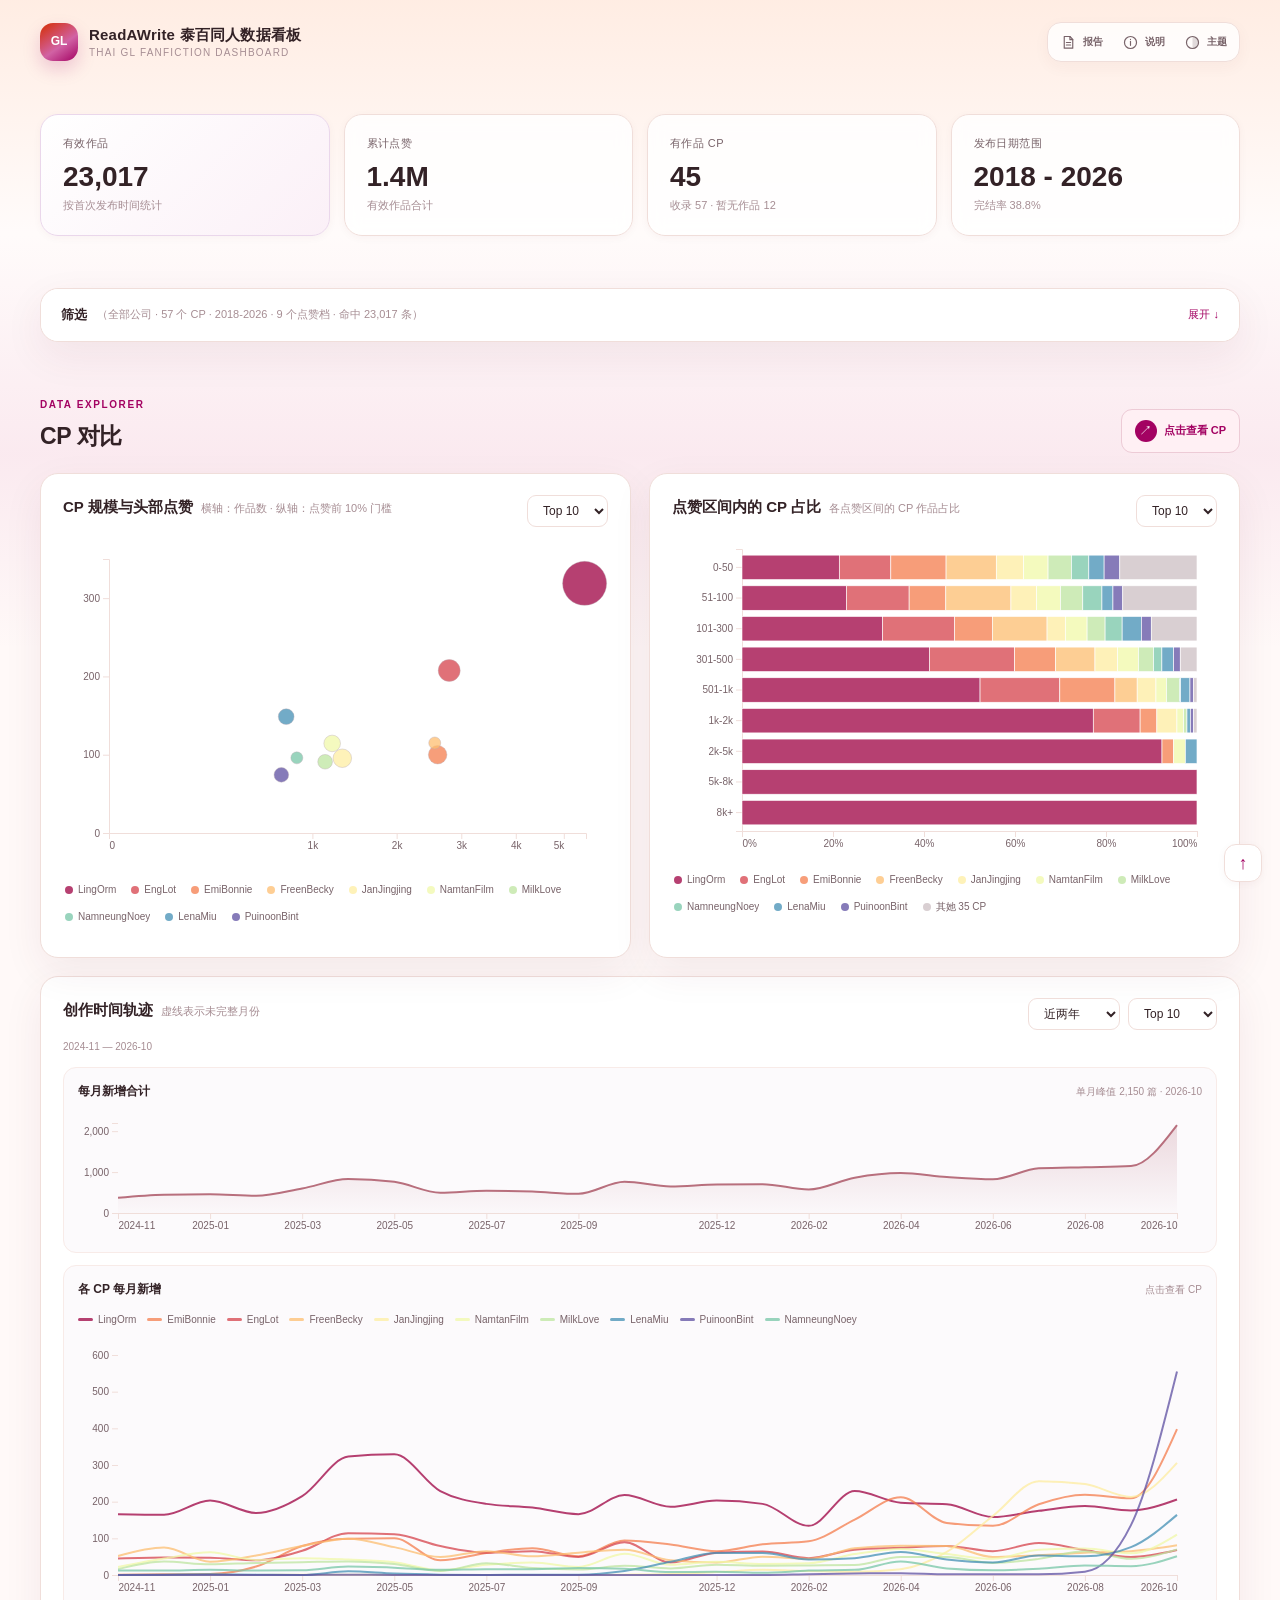
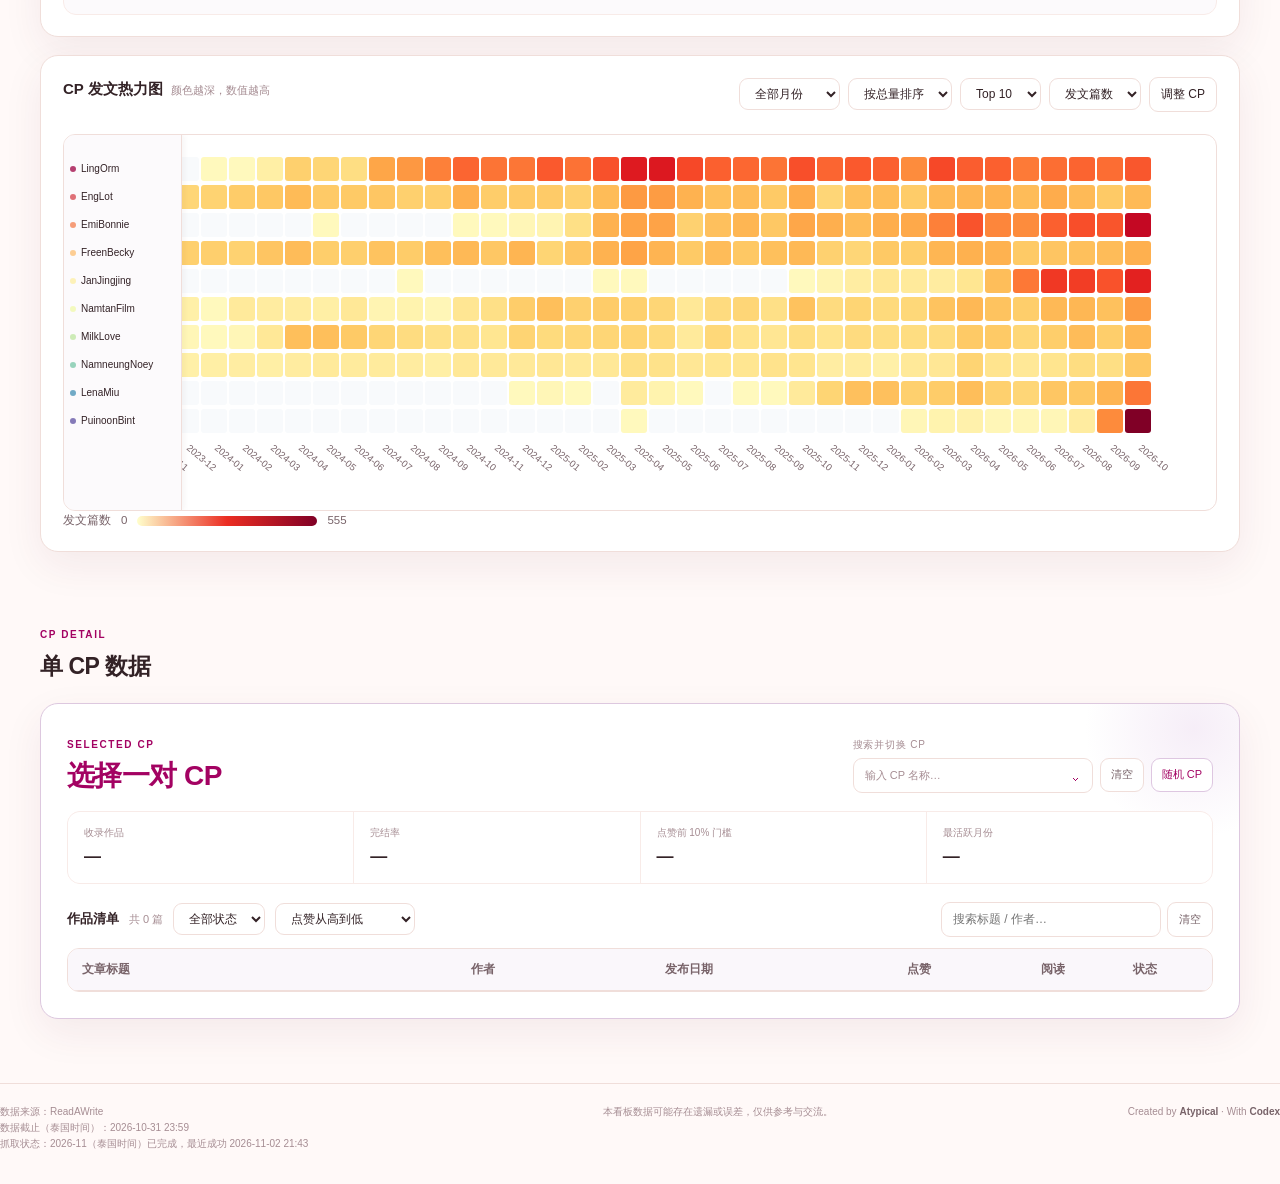
<file: index.html>
<!DOCTYPE html>
<html lang="zh-CN">
<head>
    <meta charset="UTF-8" />
    <meta name="viewport" content="width=device-width, initial-scale=1.0" />
    <script>
        try {
            if (localStorage.getItem("dashboard-theme") === "white") document.documentElement.dataset.theme = "white";
        } catch (_) {}
        if ("scrollRestoration" in history) history.scrollRestoration = "manual";
        const navigationEntry = performance.getEntriesByType("navigation")[0];
        if (navigationEntry && navigationEntry.type === "reload") {
            if (location.hash) history.replaceState(null, "", location.pathname + location.search);
            window.scrollTo(0, 0);
            window.addEventListener("pageshow", () => requestAnimationFrame(() => window.scrollTo(0, 0)), { once: true });
        }
    </script>
    <meta name="description" content="ReadAWrite 泰百 CP 同人作品数据看板。" />
    <title>泰百同人数据看板</title>
    <script defer src="vendor/d3.v7.min.js?v=f2094bbf6141"></script>
    <link rel="stylesheet" href="style.css?v=79371cd16542" />
</head>
<body>
    <header class="site-header">
        <a class="brand" id="dailyDrawTrigger" href="#top" aria-label="抽取今日 CP">
            <span class="brand-mark">GL</span>
            <span><strong>ReadAWrite 泰百同人数据看板</strong><small>THAI GL FANFICTION DASHBOARD</small></span>
        </a>
        <div class="site-header-actions">
            <button class="header-icon-button review-queue-trigger" id="reviewQueueButton" type="button" aria-expanded="false" aria-controls="reviewQueuePanel" title="打开校对篮" hidden><span class="header-icon" aria-hidden="true"><svg viewBox="0 0 24 24"><path d="M9 5H7a2 2 0 0 0-2 2v12h14V7a2 2 0 0 0-2-2h-2"/><path d="M9 3h6v4H9zM8.5 13l2 2 4.5-5"/></svg></span><span class="header-action-label">校对</span><span class="review-count-badge" id="reviewQueueCount">0</span></button>
            <a class="header-icon-button report-link" href="reports/index.html" aria-label="查看全 CP 数据报告" title="全 CP 报告"><span class="header-icon" aria-hidden="true"><svg viewBox="0 0 24 24"><path d="M6 3.5h8l4 4V20H6z"/><path d="M14 3.5V8h4M9 12h6M9 15.5h6"/></svg></span><span class="header-action-label">报告</span></a>
            <div class="data-info header-data-info" id="dataInfo"><button class="data-info-trigger header-icon-button" id="dataInfoTrigger" type="button" aria-expanded="false" aria-controls="dataInfoPopover" aria-label="数据说明" title="数据说明"><span class="header-icon" aria-hidden="true"><svg viewBox="0 0 24 24"><circle cx="12" cy="12" r="8.5"/><path d="M12 10.5V16"/><path d="M12 7.6h.01"/></svg></span><span class="header-action-label">说明</span></button><div class="data-info-popover" id="dataInfoPopover" role="dialog" aria-label="数据说明" hidden><div class="data-info-header"><strong>数据说明</strong><button id="dataInfoClose" type="button" aria-label="关闭数据说明">×</button></div><dl><div><dt>收录范围：</dt><dd>收录至少有 1 章且发布日期有效的作品。剔除 BL 关键词、非目标 CP、失效页面及人工排除项。</dd></div><div><dt>CP 识别：</dt><dd>按双方姓名的正序、逆序及部分泰文写法识别。</dd></div><div><dt>归属与去重：</dt><dd>同一链接仅保留一条；多 CP 命中时依次参考标题、Tag 与人工复核。</dd></div><div><dt>时间口径：</dt><dd>按作品首次发布时间统计；后续标题、Tag 或 CP 修改可能影响时间线识别。</dd></div><div><dt>免责声明：</dt><dd>非官方数据项目。配色不代表应援色、排名或立场；数据可能存在遗漏或误差，仅供参考与交流。</dd></div></dl></div></div>
            <button class="theme-toggle header-icon-button" id="themeToggle" type="button" aria-label="简洁模式" aria-pressed="false" title="简洁模式"><span class="header-icon" aria-hidden="true"><svg class="theme-glyph" viewBox="0 0 24 24"><circle cx="12" cy="12" r="8.5"/><path class="theme-glyph-fill" d="M12 3.5a8.5 8.5 0 0 1 0 17z"/></svg></span><span class="header-action-label">主题</span></button>
        </div>
    </header>

    <main id="top">
        <section class="kpi-grid" id="kpiStrip" aria-label="当前筛选概览">
            <article class="kpi-card featured"><div class="kpi-label" id="kpiArticleLabel">有效作品</div><div class="kpi-value" id="kpiTotalArticles">—</div><div class="kpi-sub" id="kpiQualityNote">数据加载中…</div></article>
            <article class="kpi-card"><div class="kpi-label">累计点赞</div><div class="kpi-value" id="kpiTotalLikes">—</div><div class="kpi-sub" id="kpiLikesNote">有效作品合计</div></article>
            <article class="kpi-card"><div class="kpi-label" id="kpiCpLabel">有作品 CP</div><div class="kpi-value" id="kpiTotalCPs">—</div><div class="kpi-sub" id="kpiTopCP">收录 — · 暂无作品 —</div></article>
            <article class="kpi-card"><div class="kpi-label">发布日期范围</div><div class="kpi-value" id="kpiTimeSpan">—</div><div class="kpi-sub" id="kpiEndRate">完结率 —</div></article>
        </section>

        <section class="panel" id="filterPanel" style="display:none;">
            <button class="filter-header-bar" id="toggleFilterBtn" type="button" aria-expanded="false" aria-controls="filterContent">
                <span><b>筛选</b><small id="filterSummaryText"></small></span><span id="filterToggleIcon">展开 ↓</span>
            </button>
            <div class="filter-content" id="filterContent" style="display:none;">
                <div class="control-row mobile-collapsed"><button class="mobile-filter-section-toggle" type="button" aria-expanded="false"><span>公司 / 厂牌</span><small id="mobileCompanyCount">—</small></button><span class="control-label">公司 / 厂牌</span><div class="control-body"><div class="btn-group"><button class="btn-action" id="selectAllCompanyBtn">全选</button><button class="btn-action mobile-secondary-action" id="invertCompanyBtn">反选</button><button class="btn-action" id="clearCompanyBtn">清空</button></div><div class="multiselect-box" id="companyCheckboxList"></div></div></div>
                <div class="control-row mobile-collapsed"><button class="mobile-filter-section-toggle" type="button" aria-expanded="false"><span>CP 选择</span><small id="mobileCpCount">—</small></button><span class="control-label">CP 选择</span><div class="control-body"><div class="btn-group"><input type="text" id="cpSearchInput" class="search-input" placeholder="搜索 CP…" /><button class="btn-action" id="selectAllCPBtn">选中可见</button><button class="btn-action mobile-secondary-action" id="invertCPBtn">反选可见</button><button class="btn-action" id="clearCPBtn">清空</button></div><div class="multiselect-box compact-group" id="cpCheckboxList"></div></div></div>
                <div class="control-row mobile-collapsed"><button class="mobile-filter-section-toggle" type="button" aria-expanded="false"><span>发文年份</span><small id="mobileYearCount">—</small></button><span class="control-label">发文年份</span><div class="control-body"><div class="btn-group"><button class="btn-action" id="selectAllYearBtn">全选</button><button class="btn-action mobile-secondary-action" id="invertYearBtn">反选</button><button class="btn-action" id="clearYearBtn">清空</button></div><div class="ym-grid" id="yearMonthGrid" role="group" aria-label="按年份和月份筛选"></div><p class="ym-help helper">点格子选单月 · 点年份选整年 · 点顶部数字选每年该月 · 颜色越深作品越多</p></div></div>
                <div class="control-row mobile-collapsed"><button class="mobile-filter-section-toggle" type="button" aria-expanded="false"><span>点赞分档</span><small id="mobileTierCount">—</small></button><span class="control-label">点赞分档</span><div class="control-body"><div class="btn-group"><button class="btn-action" id="selectAllTierBtn">全选</button><button class="btn-action mobile-secondary-action" id="invertTierBtn">反选</button><button class="btn-action" id="clearTierBtn">清空</button><span class="mobile-line-break"></span><span class="helper">精确区间</span><input type="number" id="customLikeMin" class="search-input small" placeholder="最小" /><span>-</span><input type="number" id="customLikeMax" class="search-input small" placeholder="最大" /></div><div class="btn-group" id="tierChips"></div></div></div>
                <div class="filter-footer"><span class="helper">仅展示收录的有效作品</span><button class="btn-action" id="resetBtn">重置全部筛选</button></div>
                <div class="mobile-filter-actions"><button class="btn-action" id="mobileResetBtn" type="button">重置筛选</button><button class="primary-button" id="mobileCollapseFilterBtn" type="button">收起筛选（<span id="mobileFilterResultCount">—</span> 篇）</button></div>
            </div>
        </section>

        <div id="dashboardGrid" style="display:none;">
            <section id="explore">
                <div class="section-heading"><div><span class="section-kicker">DATA EXPLORER</span><h2>CP 对比</h2></div><div class="interaction-tip"><span aria-hidden="true">↗</span><strong>点击查看 CP</strong></div></div>
                <div class="grid-equal-2">
                    <article class="card"><div class="card-header"><div><h3>CP 规模与头部点赞</h3><p class="sub" id="cpBarSubText">横轴：作品数 · 纵轴：点赞前 10% 门槛</p></div><select id="cpBarTopNSelect"><option value="10" selected>Top 10</option><option value="15">Top 15</option><option value="20">Top 20</option><option value="all">全部</option></select></div><div class="chart-scroll"><svg id="cpBarChart"></svg></div><div id="cpProfileLegend" class="chart-legend"></div></article>
                    <article class="card"><div class="card-header"><div><h3>点赞区间内的 CP 占比</h3><p class="sub" id="likesSubText">各点赞区间的 CP 作品占比</p></div><select id="likesTopNSelect"><option value="10" selected>Top 10</option><option value="15">Top 15</option><option value="20">Top 20</option><option value="all">全部</option></select></div><div class="chart-scroll"><svg id="likesChart"></svg></div><div id="likesLegend" class="chart-legend"></div></article>
                </div>

                <article class="card wide-card" id="growthCard">
                    <div class="card-header"><div><h3>创作时间轨迹</h3><p class="sub">虚线表示未完整月份</p></div><div class="trend-controls"><select id="growthRangeSelect" aria-label="趋势图时间范围"><option value="12">近一年</option><option value="24" selected>近两年</option><option value="all">全部历史</option></select><select id="growthTopNSelect" aria-label="趋势图显示 CP 数量" title="按所选趋势区间的新增作品数排序"><option value="10" selected>Top 10</option><option value="15">Top 15</option><option value="20">Top 20</option><option value="all">全部 CP</option></select></div></div>
                    <div class="trend-range-note"><span id="growthRangeMeta"></span><span id="growthScrollHint" hidden>左右滑动查看历史</span></div>
                    <div class="trend-split-container">
                        <div class="trend-sub-card"><div class="trend-sub-title"><span>每月新增合计</span><span id="totalTrendMeta"></span></div><div class="trend-plot"><div class="trend-scroll" id="growthTotalScroll" tabindex="0" role="region" aria-label="每月新增合计趋势图" aria-describedby="growthScrollHint"><svg id="growthTotalChart"></svg></div><svg class="trend-y-axis" id="growthTotalAxis" aria-hidden="true"></svg></div></div>
                        <div class="trend-sub-card"><div class="trend-sub-title"><span>各 CP 每月新增</span><small>点击查看 CP</small></div><div id="growthLegend" class="chart-legend"></div><div class="trend-plot"><div class="trend-scroll" id="growthCpScroll" tabindex="0" role="region" aria-label="各 CP 每月新增趋势图" aria-describedby="growthScrollHint"><svg id="growthChart"></svg></div><svg class="trend-y-axis" id="growthCpAxis" aria-hidden="true"></svg></div></div>
                    </div>
                </article>

                <article class="card wide-card" id="heatmapCard"><div class="card-header"><div><h3>CP 发文热力图</h3><p class="sub">颜色越深，数值越高</p></div><div class="btn-group"><select id="heatmapRangeSelect" aria-label="热力图时间范围"><option value="all" selected>全部月份</option><option value="3">近 3 个月</option><option value="6">近 6 个月</option><option value="12">近 12 个月</option></select><select id="heatmapSortSelect"><option value="total" selected>按总量排序</option><option value="alpha">按名称排序</option></select><select id="heatmapTopNSelect"><option value="10" selected>Top 10</option><option value="15">Top 15</option><option value="20">Top 20</option><option value="all">全部</option></select><select id="metricSelect"><option value="count">发文篇数</option><option value="likes">点赞总量</option><option value="view_count">阅读总量</option><option value="chapter_count">章节总量</option></select><button id="heatmapCpToggle" class="heatmap-cp-toggle" type="button" aria-expanded="false">调整 CP</button></div></div><div id="heatmapCpPanel" class="heatmap-cp-panel" hidden><div id="heatmapCpChecks" class="heatmap-cp-checks"></div><div class="heatmap-cp-panel-footer"><span id="heatmapHiddenCount">已隐藏 0 个</span><button id="heatmapRestoreAll" type="button">全部显示</button></div></div><div id="heatmapContainer"></div><div id="heatmapLegend"></div></article>
            </section>

            <section id="focus" class="focus-section">
                <div class="section-heading"><div><span class="section-kicker">CP DETAIL</span><h2>单 CP 数据</h2></div></div>
                <article class="focus-card" id="focusCard">
                    <div class="focus-header" id="focusHeader"><div class="lenamiu-easter-egg" id="lenamiuEasterEgg" aria-hidden="true"></div><div class="focus-identity"><span class="focus-overline">SELECTED CP</span><div class="focus-title-line"><h3 id="currentFocusCpLabel">选择一对 CP</h3><a class="single-cp-report-link" id="singleCpReportLink" href="reports/cp.html" aria-label="查看单 CP 创作趋势分析" title="查看趋势报告" hidden>报告 <span>↗</span></a></div></div><div class="focus-picker"><span>搜索并切换 CP</span><div class="focus-picker-row"><div class="focus-combobox"><input id="focusCpSearch" class="search-input" placeholder="输入 CP 名称…" autocomplete="off" role="combobox" aria-expanded="false" aria-controls="focusCpOptions" /><button id="focusCpArrow" type="button" aria-label="展开 CP 列表">⌄</button><div id="focusCpOptions" class="focus-cp-options" role="listbox" hidden></div></div><button class="focus-tool-button" id="clearFocusCpBtn" type="button">清空</button><button class="focus-tool-button random" id="randomCpBtn" type="button">随机 CP</button></div></div></div>
                    <div class="focus-stats" id="focusStats"><div><span>收录作品</span><strong id="focusArticleTotal">—</strong></div><div><span>完结率</span><strong id="focusCompletionRate">—</strong></div><div><span>点赞前 10% 门槛</span><strong id="focusLikeP90">—</strong></div><div><span>最活跃月份</span><strong id="focusPeakMonth">—</strong></div></div>
                    <div class="table-toolbar"><div class="table-title"><strong>作品清单</strong><span id="articleCountBadge">共 0 篇</span><select id="tableStatusSelect" aria-label="作品完结状态"><option value="all">全部状态</option><option value="ended">已完结</option><option value="ongoing">连载中</option></select><select id="tableSortSelect" aria-label="作品排序方式"><option value="likes_desc">点赞从高到低</option><option value="date_desc">发布日期从新到旧</option><option value="views_desc">阅读量从高到低</option><option value="title_asc">标题名称排序</option></select></div><div class="table-search-wrap"><input type="text" id="tableFilterInput" class="table-search-input" placeholder="搜索标题 / 作者…" /><button id="clearTableSearchBtn" type="button">清空</button></div></div>
                    <div class="article-table-wrap"><table class="article-table"><thead><tr><th>文章标题</th><th>作者</th><th>发布日期</th><th class="number">点赞</th><th class="number">阅读</th><th class="center">状态</th></tr></thead><tbody id="articleTableBody"></tbody></table></div><button id="loadMoreArticlesBtn" class="load-more-articles" type="button" hidden>加载更多</button>
                </article>
            </section>
        </div>

    </main>

    <footer id="pageFooter"><span>数据来源：ReadAWrite<br>数据截止（泰国时间）：<span id="dataCutoff">—</span><br><span id="sourceFreshness">抓取状态：加载中</span></span><span class="footer-disclaimer">本看板数据可能存在遗漏或误差，仅供参考与交流。</span><span>Created by <strong>Atypical</strong> · With <strong>Codex</strong></span></footer>
    <div class="daily-draw-layer" id="dailyDrawLayer" hidden>
        <button class="daily-draw-close" id="dailyDrawClose" type="button" aria-label="关闭抽卡结果">×</button>
        <div class="daily-card-scene">
            <article class="daily-draw-card" id="dailyDrawCard" role="dialog" aria-modal="true" aria-labelledby="dailyDrawCp" tabindex="0" aria-label="点击翻开今日 CP 卡牌">
                <div class="daily-card-face daily-card-back" aria-hidden="true"><b>今日抽选</b><span>点击揭晓</span><small>READAWRITE</small></div>
                <div class="daily-card-face daily-card-front">
                    <div class="daily-ticket-head"><span class="daily-draw-kicker">今日抽选</span><time id="dailyDrawDate">—</time></div>
                    <div class="daily-photo-area"><div class="daily-reveal-text"><h2 id="dailyDrawCp" aria-live="polite">—</h2></div></div>
                    <div class="daily-draw-result" id="dailyDrawResult"><span class="daily-work-label">随机作品</span><a class="daily-work-title" id="dailyWorkTitle" href="#" target="_blank" rel="noopener noreferrer">—</a><span class="daily-work-status" id="dailyWorkStatus">—</span><div class="daily-work-byline"><span class="daily-work-author" id="dailyWorkAuthor">—</span><span id="dailyWorkLikes">—</span></div><span id="dailyWorkDate" hidden>—</span></div>
                    <div class="daily-ticket-foot" aria-hidden="true"><i></i><small>READAWRITE FANFICTION</small></div>
                </div>
            </article>
        </div>
        <span class="daily-gacha-hint" id="dailyDrawHint">点击卡牌翻开</span>
    </div>
    <a class="back-to-top" href="#top" aria-label="返回顶部" title="返回顶部">↑</a>
    <aside class="review-queue-panel" id="reviewQueuePanel" aria-label="人工校对篮" hidden>
        <div class="review-queue-head"><div><strong>人工校对篮</strong><small>只记录改 CP 与手动排除</small></div><button id="reviewQueueClose" type="button" aria-label="关闭校对篮">×</button></div>
        <div class="review-queue-list" id="reviewQueueList"></div>
        <div class="review-queue-actions"><button class="btn-action" id="reviewQueueClear" type="button">清空</button><button class="primary-button" id="reviewQueueDownload" type="button">导出 CSV</button></div>
    </aside>
    <dialog class="review-dialog" id="reviewDialog">
        <form method="dialog" id="reviewForm">
            <div class="review-dialog-head"><div><span>人工校对</span><strong id="reviewDialogTitle">—</strong></div><button value="cancel" aria-label="关闭校对">×</button></div>
            <p class="review-dialog-current">当前 CP：<b id="reviewDialogCurrentCp">—</b></p>
            <label for="reviewNewCp">改为</label><select id="reviewNewCp"></select>
            <label for="reviewNote">备注（可选）</label><textarea id="reviewNote" rows="2" placeholder="例如：标题实际属于另一组 CP"></textarea>
            <div class="review-dialog-actions"><button class="btn-action" value="cancel">取消</button><button class="review-exclude-button" id="reviewExcludeButton" type="button">手动排除</button><button class="primary-button" id="reviewSaveCpButton" type="button">保存 CP 修改</button></div>
        </form>
    </dialog>
    <div class="tooltip" id="tooltip"></div>
    <script defer src="cp_catalog.js?v=e14997d4f72d"></script>
    <script defer src="script.js?v=b4377bf40ee4"></script>
</body>
</html>
</file>
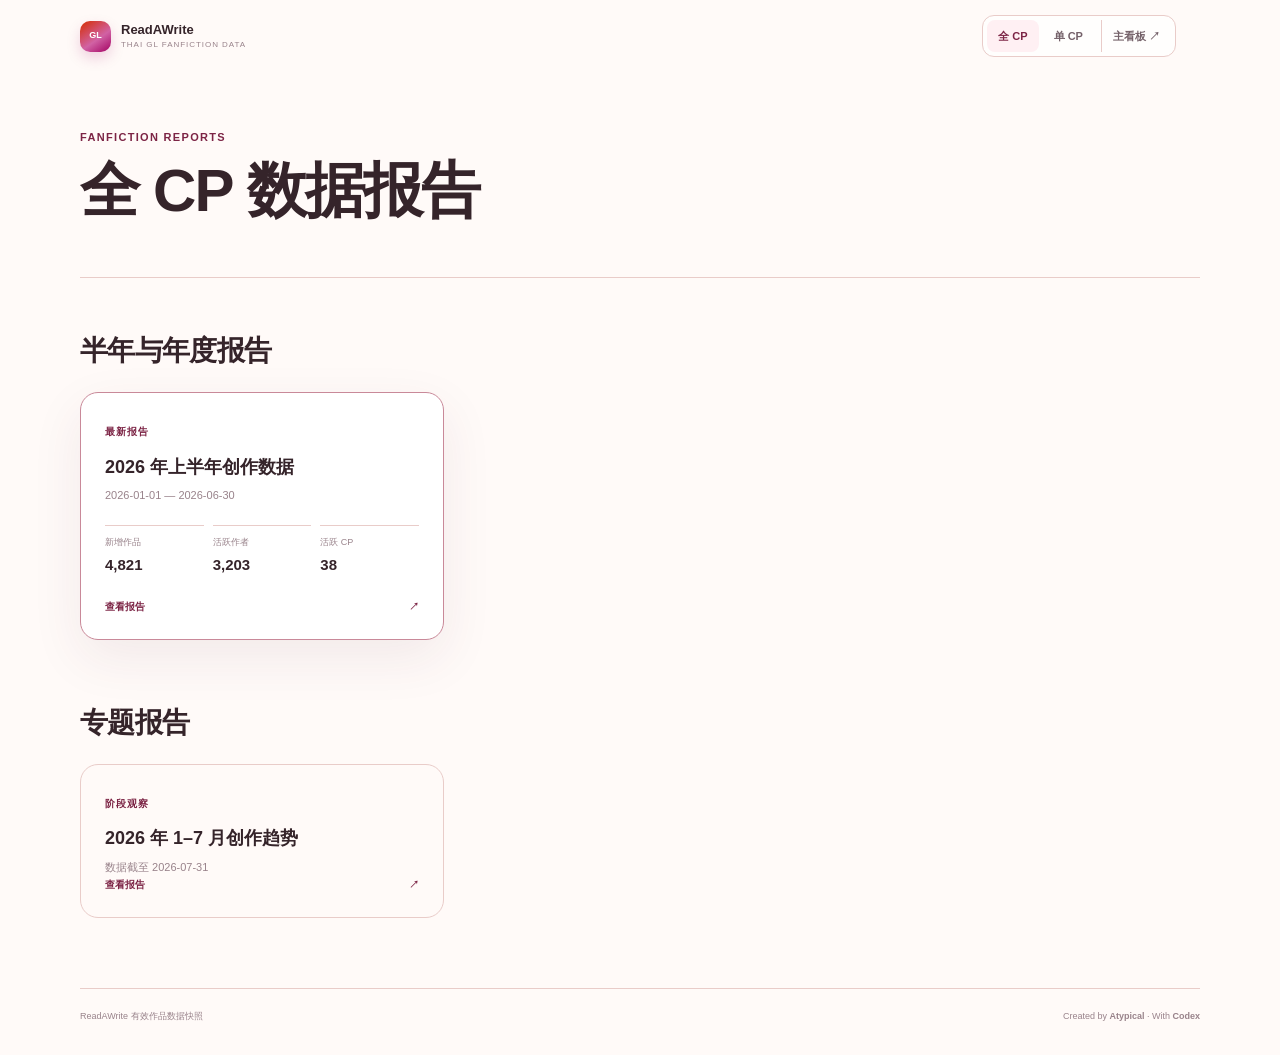
<file: reports/index.html>
<!doctype html>
<html lang="zh-CN">
<head>
  <meta charset="utf-8">
  <meta name="viewport" content="width=device-width,initial-scale=1">
  <meta name="description" content="ReadAWrite Thai GL 全 CP 半年与年度数据报告">
  <title>全 CP 数据报告｜ReadAWrite Thai GL</title>
  <link rel="stylesheet" href="report.css?v=a42790b29f07">
</head>
<body class="report-index-page">
  <header class="report-top shell">
    <a class="report-brand" href="../index.html" aria-label="进入 ReadAWrite 主看板"><i>GL</i><span><strong>ReadAWrite</strong><small>THAI GL FANFICTION DATA</small></span></a>
    <nav class="report-nav" aria-label="页面导航"><a class="active" aria-current="page" href="index.html">全 CP</a><a href="cp.html">单 CP</a><a class="dashboard-link" href="../index.html">主看板 ↗</a></nav>
  </header>
  <main class="shell index-main">
    <section class="index-hero">
      <p class="eyebrow">FANFICTION REPORTS</p>
      <h1>全 CP 数据报告</h1>
    </section>
    <section aria-labelledby="generatedTitle">
      <div class="section-heading"><h2 id="generatedTitle">半年与年度报告</h2></div>
      <div class="report-card-grid" id="generatedReports"><p class="empty-note">正在加载报告…</p></div>
    </section>
    <section class="archive-section" aria-labelledby="archiveTitle">
      <div class="section-heading"><h2 id="archiveTitle">专题报告</h2></div>
      <div class="report-card-grid">
        <a class="report-card legacy-card" href="2026-01-07.html"><span class="report-kind">阶段观察</span><h3>2026 年 1–7 月创作趋势</h3><p>数据截至 2026-07-31</p><span class="report-open">查看报告 <b>↗</b></span></a>
      </div>
    </section>
  </main>
  <footer class="report-footer shell"><span>ReadAWrite 有效作品数据快照</span><span>Created by <b>Atypical</b> · With <b>Codex</b></span></footer>
  <script src="report-catalog.js"></script>
  <script src="report-index.js?v=36e8c799c473"></script>
</body>
</html>
</file>
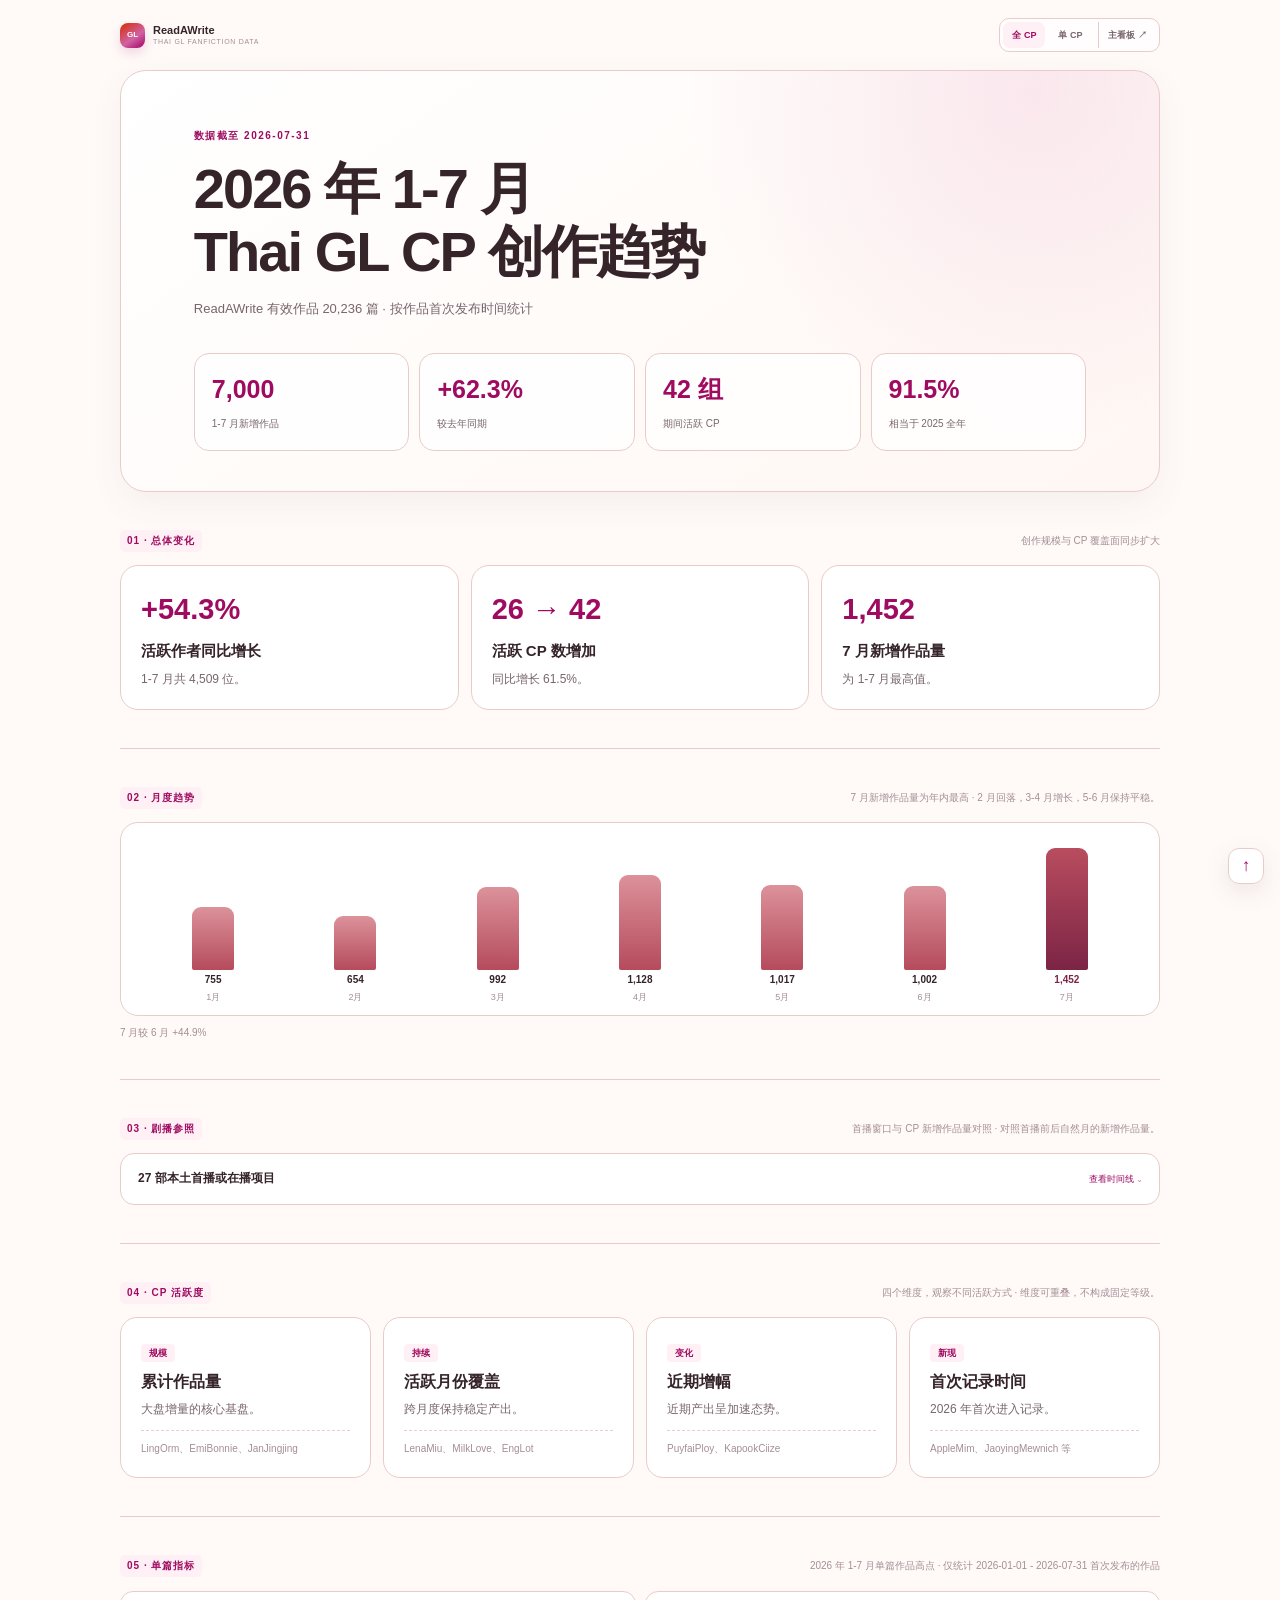
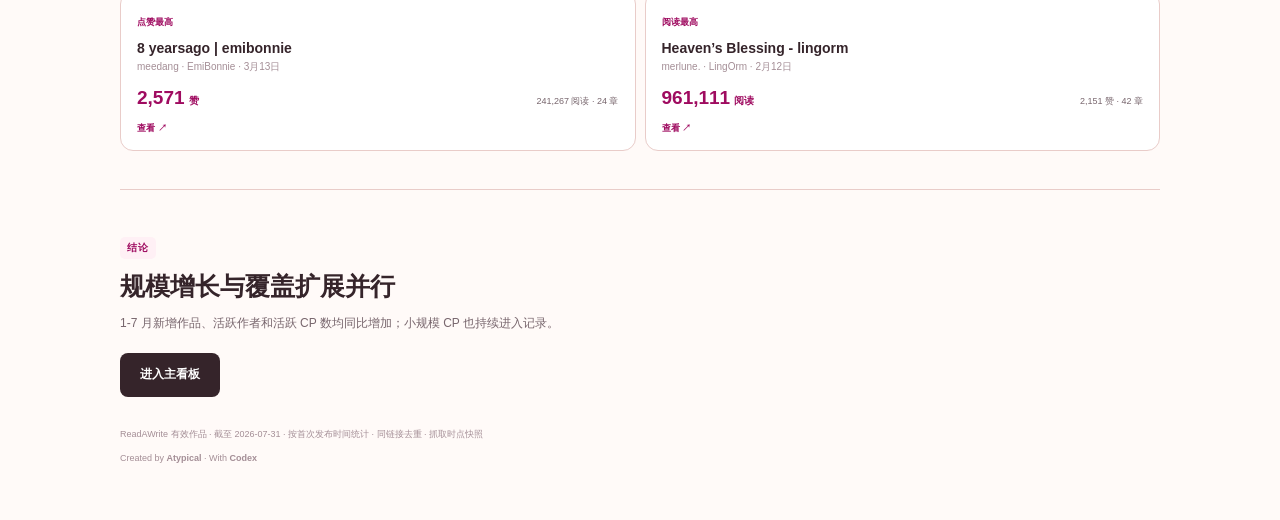
<file: reports/2026-01-07.html>
<!doctype html>
<html lang="zh-CN">
<head>
  <meta charset="utf-8"><meta name="viewport" content="width=device-width,initial-scale=1">
  <meta name="description" content="2026 年 1-7 月泰国 Thai GL CP 创作趋势观察">
  <title>2026 年 1-7 月｜ReadAWrite Thai GL CP 创作趋势分析</title>
  <style>
    :root{--bg:#fffaf8;--card:#fff;--ink:#35242a;--muted:#78666d;--sub:#a48e96;--line:#eedfdf;--wine:#9f0b60;--rose:#d35d9d;--orange:#ed7b43;--soft:#fff0f5;--green:#28755d;--shadow:0 12px 34px rgba(92,45,59,.06)}*{box-sizing:border-box}html{scroll-behavior:smooth}body{margin:0;background:var(--bg);color:var(--ink);font-family:Inter,"Microsoft YaHei UI","PingFang SC",sans-serif;line-height:1.65}a{color:inherit}.preview{display:flex;justify-content:center;gap:6px;padding:8px;background:#38262d}.preview a{padding:5px 11px;border-radius:999px;color:#dbcbd1;font-size:10px;text-decoration:none}.preview a.active{background:#fff;color:#3d2931}.shell{width:min(1040px,calc(100% - 40px));margin:auto}.top{display:flex;align-items:center;justify-content:space-between;padding:18px 0}.brand{font-size:12px;color:var(--muted)}.back{font-size:11px;color:var(--wine);text-decoration:none}.hero{position:relative;overflow:hidden;padding:62px 7% 42px;border:1px solid var(--line);border-radius:26px;background:radial-gradient(circle at 88% 5%,rgba(211,93,157,.2),transparent 29%),linear-gradient(145deg,#fff,#fff5f0);box-shadow:var(--shadow)}.eyebrow,.kicker{font-size:10px;font-weight:800;letter-spacing:.15em;color:var(--wine)}h1{max-width:810px;margin:11px 0 16px;font-size:clamp(38px,6vw,67px);font-weight:550;line-height:1.08;letter-spacing:-.05em}.lead{max-width:720px;margin:0;color:var(--muted);font-size:15px}.lead b{color:var(--ink)}.kpis{display:grid;grid-template-columns:repeat(4,1fr);gap:10px;margin-top:33px}.kpi{padding:15px 17px;border:1px solid var(--line);border-radius:15px;background:rgba(255,255,255,.83)}.kpi b{display:block;font-size:25px;color:var(--wine)}.kpi span{font-size:10px;color:var(--muted)}.section{padding:58px 0;border-bottom:1px solid var(--line)}.heading{display:flex;justify-content:space-between;align-items:end;gap:25px;margin-bottom:22px}.heading h2{margin:5px 0 0;font-size:28px;line-height:1.25}.heading p{max-width:440px;margin:0;color:var(--muted);font-size:12px}.findings{display:grid;grid-template-columns:repeat(3,1fr);gap:12px}.finding{padding:23px;border:1px solid var(--line);border-radius:18px;background:#fff}.finding b{display:block;margin-bottom:7px;font-size:29px;color:var(--wine)}.finding h3{margin:0 0 7px;font-size:15px}.finding p{margin:0;color:var(--muted);font-size:11px}.works{display:grid;grid-template-columns:repeat(3,1fr);gap:12px}.work{position:relative;padding:22px;border:1px solid var(--line);border-radius:18px;background:#fff;overflow:hidden}.rank{position:absolute;right:15px;top:9px;color:#efd8e4;font-size:45px;font-weight:800;line-height:1}.work em{font-style:normal;font-size:9px;font-weight:800;color:var(--wine)}.work h3{position:relative;margin:9px 0 4px;font-size:16px;line-height:1.35}.work .meta{margin:0 0 15px;color:var(--sub);font-size:10px}.work strong{display:block;font-size:24px;color:var(--wine)}.work small{font-size:9px;color:var(--muted)}.month-row{display:grid;grid-template-columns:repeat(7,1fr);align-items:end;gap:9px;height:210px;padding:20px 20px 0;border:1px solid var(--line);border-radius:18px;background:#fff}.month{display:grid;grid-template-rows:1fr auto auto;gap:5px;height:100%;text-align:center}.month i{align-self:end;display:block;height:var(--h);border-radius:9px 9px 2px 2px;background:linear-gradient(#e99bc3,var(--wine))}.month.hot i{background:linear-gradient(#ffc07a,var(--orange))}.month b{font-size:11px}.month span{padding-bottom:10px;font-size:9px;color:var(--sub)}.chart-note{margin:12px 0 0;color:var(--muted);font-size:11px}.eco{display:grid;grid-template-columns:repeat(4,1fr);gap:10px}.eco article{padding:19px;border:1px solid var(--line);border-radius:17px;background:#fff}.eco em{font-style:normal;font-size:9px;font-weight:800;letter-spacing:.12em;color:var(--wine)}.eco h3{margin:7px 0 5px;font-size:16px}.eco p{margin:0 0 11px;font-size:11px;color:var(--muted)}.eco small{font-size:9px;color:var(--sub)}.context{display:grid;grid-template-columns:1.1fr 1fr;gap:14px}.timeline-card,.case-wrap{padding:22px;border:1px solid var(--line);border-radius:18px;background:#fff}.broadcast{display:grid;grid-template-columns:repeat(7,1fr);gap:6px;margin:17px 0}.broadcast div{padding:9px 3px;border-radius:10px;background:var(--soft);text-align:center}.broadcast b{display:block;color:var(--wine);font-size:17px}.broadcast span{font-size:9px;color:var(--muted)}.case{padding:14px 0;border-bottom:1px solid var(--line)}.case:last-child{border:0;padding-bottom:0}.case small{font-size:9px;font-weight:800;color:var(--orange)}.case h3{margin:4px 0;font-size:14px}.case p{margin:0;font-size:11px;color:var(--muted)}details{margin-top:14px;font-size:10px;color:var(--muted)}summary{cursor:pointer;color:var(--wine)}.timeline{padding-left:17px;line-height:1.8}.caution{margin:15px 0 0;padding:12px 14px;border-left:3px solid var(--orange);background:#fff7ed;color:#765542;font-size:10px}.end{padding:43px 0 55px}.end h2{margin:5px 0 8px;font-size:25px}.end p{max-width:690px;margin:0;color:var(--muted);font-size:12px}.method{margin-top:20px;font-size:9px!important;color:var(--sub)!important}.button{display:inline-block;margin-top:20px;padding:10px 15px;border-radius:999px;background:var(--ink);color:#fff;text-decoration:none;font-size:11px}
    @media(max-width:760px){.shell{width:min(100% - 28px,1040px)}.top{padding:13px 0}.brand{max-width:190px;overflow:hidden;text-overflow:ellipsis;white-space:nowrap;font-size:10px}.hero{padding:42px 20px 27px;border-radius:20px}h1{font-size:39px}.lead{font-size:13px}.kpis{grid-template-columns:1fr 1fr;gap:7px}.kpi{padding:12px}.kpi b{font-size:21px}.section{padding:40px 0}.heading{display:block}.heading h2{font-size:23px}.heading p{margin-top:8px}.findings,.works{grid-template-columns:1fr}.finding,.work{padding:18px}.finding b{font-size:25px}.work strong{font-size:21px}.eco{grid-template-columns:1fr 1fr}.context{grid-template-columns:1fr}.month-row{gap:5px;padding-inline:10px}.month b{font-size:9px}.broadcast{gap:4px}.timeline-card,.case-wrap{padding:17px}}@media(max-width:390px){h1{font-size:34px}.eco{grid-template-columns:1fr}.month-row{height:180px}}
    .preview{display:none}.work{display:block;text-decoration:none;transition:transform .16s ease,border-color .16s ease,box-shadow .16s ease}.work:hover{transform:translateY(-2px);border-color:#ddb8ca;box-shadow:var(--shadow)}.work .open{display:block;margin-top:13px;color:var(--wine);font-size:10px;font-weight:700}
    /* 中立分析与扫读层级 */
    body{line-height:1.6}.hero{padding:50px 7% 40px;background:radial-gradient(circle at 88% 5%,rgba(211,93,157,.12),transparent 35%),linear-gradient(145deg,#fff,#fff7f3)}h1{font-size:clamp(36px,6vw,56px);font-weight:600;line-height:1.12;letter-spacing:-.035em}.lead{font-size:13px}.section{padding:48px 0}.heading{align-items:flex-start;margin-bottom:22px}.heading h2{max-width:650px;font-size:25px}.kicker{display:inline-block;margin-bottom:2px;padding:3px 7px;border-radius:5px;background:var(--soft);letter-spacing:.1em}.finding{padding:20px}.finding b{font-variant-numeric:tabular-nums}.finding p,.eco p,.case p{font-size:12px}.work h3{white-space:nowrap;overflow:hidden;text-overflow:ellipsis}.eco{gap:12px}.eco article{padding:20px}.eco em{display:inline-block;padding:2px 8px;border-radius:4px;background:var(--soft);letter-spacing:0}.eco small{display:block;padding-top:10px;border-top:1px dashed var(--line);font-size:10px}.context{grid-template-columns:1fr 1fr;gap:16px}.timeline-card,.case-wrap{padding:24px}.caution{border-left:0;border-radius:8px}.button{padding:12px 20px;border-radius:8px;font-size:12px;font-weight:600}@media(max-width:760px){.hero{padding:38px 20px 28px}h1{font-size:31px}.section{padding:38px 0}.heading h2{font-size:21px}.context{grid-template-columns:1fr}.eco small{font-size:10px}}
    .metrics-section{padding-block:38px}.metrics-section .heading{margin-bottom:14px}.metrics-section .works{grid-template-columns:repeat(2,minmax(0,1fr));gap:9px}.metrics-section .work{padding:15px 16px;border-radius:13px}.metrics-section .work h3{margin:6px 0 2px;font-size:14px}.metrics-section .work .meta{margin-bottom:8px}.metric-line{display:flex;align-items:baseline;gap:4px}.metric-line strong{display:inline;font-size:19px}.metric-line>span{color:var(--wine);font-size:10px;font-weight:700}.metric-line small{margin-left:auto;white-space:nowrap}.metrics-section .work .open{margin-top:7px;font-size:9px}@media(max-width:760px){.metrics-section{padding-block:31px}.metrics-section .works{gap:8px}.metrics-section .work{padding:14px 15px}.metric-line small{font-size:8px}}
    .month i{background:linear-gradient(180deg,#d7a0b1,#a95c76)}.month.hot i{background:linear-gradient(180deg,#9f3c62,#6f1739)}.month.hot b{color:#6f1739;font-weight:800}.timeline-card summary{display:flex;align-items:center;gap:6px;list-style:none}.timeline-card summary::-webkit-details-marker{display:none}.timeline-card summary::before{content:"▶";font-size:7px;transition:transform .18s ease}.timeline-card details[open] summary::before{transform:rotate(90deg)}.caution{font-size:0}.caution::after{content:"注：时间线重合不代表单一因果，产出波动受线下活动、历史基数等复合影响。未有通用中译名的项目保留原名。";font-size:10px}.case h3{font-weight:500}@media(max-width:760px){.metric-line{flex-wrap:wrap}.metric-line small{flex-basis:100%;margin-left:0}.month.hot b{font-size:10px}}
  </style>
</head>
<body>
  <header class="top shell report-top"><a class="report-brand" href="../index.html" aria-label="进入 ReadAWrite 主看板"><i>GL</i><span><strong>ReadAWrite</strong><small>THAI GL FANFICTION DATA</small></span></a><nav class="report-nav" aria-label="页面导航"><a class="active" aria-current="page" href="index.html">全 CP</a><a href="cp.html">单 CP</a><a class="dashboard-link" href="../index.html">主看板 ↗</a></nav></header>
  <main class="shell">
    <section class="hero"><span class="eyebrow">数据截至 2026-07-31</span><h1>2026 年 1-7 月<br>Thai GL CP 创作趋势</h1><p class="lead">ReadAWrite 有效作品 20,236 篇 · 按作品首次发布时间统计</p><div class="kpis"><div class="kpi"><b>7,000</b><span>1-7 月新增作品</span></div><div class="kpi"><b>+62.3%</b><span>较去年同期</span></div><div class="kpi"><b>42 组</b><span>期间活跃 CP</span></div><div class="kpi"><b>91.5%</b><span>相当于 2025 全年</span></div></div></section>
    <section class="section"><div class="heading"><div><span class="kicker">01 · 总体变化</span><h2>创作规模与 CP 覆盖面同步扩大</h2></div></div><div class="findings"><article class="finding"><b>+54.3%</b><h3>活跃作者同比增长</h3><p>1-7 月共 4,509 位。</p></article><article class="finding"><b>26 → 42</b><h3>活跃 CP 数增加</h3><p>同比增长 61.5%。</p></article><article class="finding"><b>1,452</b><h3>7 月新增作品量</h3><p>为 1-7 月最高值。</p></article></div></section>
    <section class="section metrics-section"><div class="heading"><div><span class="kicker">02 · 单篇指标</span><h2>2026 年 1-7 月单篇作品高点</h2></div><p>仅统计 2026-01-01 - 2026-07-31 首次发布的作品</p></div><div class="works"><a class="work" href="https://www.readawrite.com/a/Zhfwv2" target="_blank" rel="noopener"><em>点赞最高</em><h3>8 yearsago | emibonnie</h3><p class="meta">meedang · EmiBonnie · 3月13日</p><div class="metric-line"><strong>2,571</strong><span>赞</span><small>241,267 阅读 · 24 章</small></div><span class="open">查看 ↗</span></a><a class="work" href="https://www.readawrite.com/a/Zh83dk" target="_blank" rel="noopener"><em>阅读最高</em><h3>Heaven’s Blessing - lingorm</h3><p class="meta">merlune. · LingOrm · 2月12日</p><div class="metric-line"><strong>961,111</strong><span>阅读</span><small>2,151 赞 · 42 章</small></div><span class="open">查看 ↗</span></a></div></section>
    <section class="section"><div class="heading"><div><span class="kicker">03 · 月度趋势</span><h2>7 月新增作品量为年内最高</h2></div><p>2 月回落，3-4 月增长，5-6 月保持平稳。</p></div><div class="month-row"><div class="month"><i style="--h:52%"></i><b>755</b><span>1月</span></div><div class="month"><i style="--h:45%"></i><b>654</b><span>2月</span></div><div class="month"><i style="--h:68%"></i><b>992</b><span>3月</span></div><div class="month"><i style="--h:78%"></i><b>1,128</b><span>4月</span></div><div class="month"><i style="--h:70%"></i><b>1,017</b><span>5月</span></div><div class="month"><i style="--h:69%"></i><b>1,002</b><span>6月</span></div><div class="month hot"><i style="--h:100%"></i><b>1,452</b><span>7月</span></div></div><p class="chart-note">7 月较 6 月 +44.9%</p></section>
    <section class="section"><div class="heading"><div><span class="kicker">04 · CP 活跃度</span><h2>四个维度，观察不同活跃方式</h2></div><p>维度可重叠，不构成固定等级。</p></div><div class="eco"><article><div class="eco-key"><em>规模</em><h3>累计作品量</h3></div><div class="eco-copy"><p>大盘增量的核心基盘。</p><small>LingOrm、EmiBonnie、JanJingjing</small></div></article><article><div class="eco-key"><em>持续</em><h3>活跃月份覆盖</h3></div><div class="eco-copy"><p>跨月度保持稳定产出。</p><small>LenaMiu、MilkLove、EngLot</small></div></article><article><div class="eco-key"><em>变化</em><h3>近期增幅</h3></div><div class="eco-copy"><p>近期产出呈加速态势。</p><small>PuyfaiPloy、KapookCiize</small></div></article><article><div class="eco-key"><em>新现</em><h3>首次记录时间</h3></div><div class="eco-copy"><p>2026 年首次进入记录。</p><small>AppleMim、JaoyingMewnich 等</small></div></article></div></section>
    <section class="section"><div class="heading"><div><span class="kicker">05 · 剧播参照</span><h2>首播窗口与 CP 新增作品量对照</h2></div><p>对照首播前后自然月的新增作品量。</p></div><div class="context"><article class="timeline-card"><h3>1-7 月泰国本土剧集供给</h3><div class="broadcast"><div><b>4</b><span>1月</span></div><div><b>6</b><span>2月</span></div><div><b>4</b><span>3月</span></div><div><b>4</b><span>4月</span></div><div><b>5</b><span>5月</span></div><div><b>2</b><span>6月</span></div><div><b>2</b><span>7月</span></div></div><p class="chart-note">多个项目的播出窗口前后衔接。</p><details><summary>查看完整剧名时间线</summary><ul class="timeline"><li>1月：《爱的魔力转圈圈》（MuTeLuv）、《简要成为校园之星》（Like a Palette）、《四大元素：大地情缘》（The Earth）、《我爱上了我的天使》（Be My Angel）</li><li>2月：《我要成为超级巨星》（I Wanna Be Sup’tar）、《心之密码》（Heart Code）、《心动撞上冰山》（Frozen Valentine）、《游乐园》（Play Park）、《我唯一的阳光》（My Only Sunshine）、《触电女孩》（Shock Me Girls）</li><li>3月：《女孩规则》（Girl Rules）、《四大元素：水之魅影》（The Water）、《爱之影》（Shadow of Love）、《破碎的爱》（Broken of Love）</li><li>4月：《乡村罗曼史》（Hometown Romance）、《女校风云》（Shades）、The Bangkok Red Opera、《让爱圆满》（Fulfill）</li><li>5月：《宿敌恋人》（Enemies With Benefits）、《再次为你》（Love Beyond Dreams）、《四大元素：风之恋歌》（The Air）、《租爱实验室》（Rental Love Lab）、《追逐爱情》（Chasing Love）</li><li>6-7月：《绘梦婚礼》（In Love Forever）、《顽皮小姐的贴身侍卫》（My Lady’s Bodyguard）、《机器人女友》（AI Girl）、《四大元素：火之爱链》（The Fire）</li></ul></details></article><article class="case-wrap"><div class="case"><small>5月3日首播 · 时间重合案例</small><h3>《宿敌恋人》× JanJingjing</h3><p>4 月 16 篇，5 月 76 篇，6 月 183 篇；7 月升至 345 篇。</p></div><div class="case"><small>6月19日首播 · 高基数案例</small><h3>《绘梦婚礼》× LingOrm</h3><p>5 月 225 篇，6 月 197 篇，7 月 216 篇；首播前后维持较高水平。</p></div><div class="case"><small>1-7月连续播出 · 系列参照</small><h3>《四大元素》系列</h3><p>四部作品横跨 1-7 月，为相关 CP 提供连续剧播窗口。</p></div></article></div><p class="caution">注：时间重合仅作观察参照，不代表直接因果；演员活动、既有创作基础和平台行为也可能影响作品量。</p></section>
    <section class="end"><span class="kicker">结论</span><h2>规模增长与覆盖扩展并行</h2><p>1-7 月新增作品、活跃作者和活跃 CP 数均同比增加；小规模 CP 也持续进入记录。</p><a class="button" href="../index.html#focus">进入主看板</a><p class="method">ReadAWrite 有效作品 · 截至 2026-07-31 · 按首次发布时间统计 · 同链接去重 · 抓取时点快照</p><p class="created-by">Created by <strong>Atypical</strong> · With <strong>Codex</strong></p></section>
  </main>
  <script>
    (()=>{
      const sections=[...document.querySelectorAll('.section')];
      const overall=sections.find(section=>section.querySelector('.findings'));
      const monthly=sections.find(section=>section.querySelector('.month-row'));
      const ecosystem=sections.find(section=>section.querySelector('.eco'));
      const timeline=sections.find(section=>section.querySelector('.context'));
      const metrics=document.querySelector('.metrics-section');
      if(overall&&monthly&&timeline&&ecosystem&&metrics){overall.after(monthly);monthly.after(timeline);timeline.after(ecosystem);ecosystem.after(metrics)}
      if(timeline){
        const context=timeline.querySelector('.context'), caution=timeline.querySelector('.caution');
        const details=document.createElement('details'); details.className='report-timeline-details';
        details.innerHTML='<summary><span>27 部本土首播或在播项目</span><small>查看时间线</small></summary>';
        if(context)details.append(context); if(caution)caution.remove();
        const sources=document.createElement('details');sources.className='source-note';sources.innerHTML='<summary>来源与时间口径</summary><p>本数据由 AI 自动化检索官方及公开网络信息汇总生成，仅供参考，请以官方最终公布为准；中文剧名采用 B 站主流译名；档期与时间重合仅作关联性观察，不作因果推导。</p>';details.append(sources);timeline.append(details);
      }
      const labels=[...document.querySelectorAll('.section .kicker')];
      const names=['总体变化','月度趋势','剧播参照','CP 活跃度','单篇指标'];
      labels.forEach((label,index)=>{if(names[index])label.textContent=`${String(index+1).padStart(2,'0')} · ${names[index]}`});
      document.querySelectorAll('.section .heading').forEach(heading=>{
        const title=heading.querySelector('h2'), note=heading.querySelector(':scope>p');
        if(!title)return;
        const summary=document.createElement('p'); summary.className='compact-summary';
        summary.textContent=title.textContent+(note?.textContent?` · ${note.textContent}`:'');
        if(note)note.remove(); title.remove(); heading.append(summary); heading.classList.add('compact-report-heading');
      });
    })();
  </script>
  <style>
    .heading>div{display:flex;align-items:center;gap:10px;flex-wrap:wrap}.heading .kicker{flex:0 0 auto;margin:0}.heading h2{margin:0}.end .method{margin-top:30px!important}.end .created-by{margin:10px 0 0!important;color:var(--sub)!important;font-size:9px!important}.end .created-by strong{font-weight:600}
    @media(max-width:760px){.heading>div{gap:6px}.heading .kicker{font-size:8px}.heading h2{font-size:18px}.end .method{margin-top:28px!important}}
    .report-timeline-details{margin-top:0;border:1px solid var(--line);border-radius:14px;background:#fff;overflow:hidden}.report-timeline-details>summary{display:flex;align-items:center;justify-content:space-between;gap:12px;padding:15px 17px;list-style:none}.report-timeline-details>summary::-webkit-details-marker{display:none}.report-timeline-details>summary span{color:var(--ink);font-size:12px;font-weight:650}.report-timeline-details>summary small{color:var(--wine);font-size:9px}.report-timeline-details>summary small::after{content:" +"}.report-timeline-details[open]>summary{border-bottom:1px solid var(--line)}.report-timeline-details[open]>summary small::after{content:" −"}.report-timeline-details .context{padding:14px}.report-timeline-details .caution{margin:0 14px 14px;font-size:10px}.report-timeline-details .caution::after{content:"时间重合仅作观察参照，不代表直接因果。"}@media(max-width:760px){.report-timeline-details .context{padding:9px}.report-timeline-details .timeline-card,.report-timeline-details .case-wrap{padding:16px}}
    .section{padding-block:38px}.compact-report-heading{align-items:center;margin-bottom:13px}.compact-report-heading .kicker{margin:0}.compact-report-heading .compact-summary{margin:0 0 0 auto;color:var(--sub);font-size:10px;text-align:right}@media(max-width:760px){.section{padding-block:27px}.compact-report-heading{display:flex;align-items:flex-start;flex-direction:column;gap:4px;margin-bottom:10px}.compact-report-heading .compact-summary{width:100%;max-width:100%;margin:0;overflow:hidden;font-size:9px;text-align:left;text-overflow:ellipsis;white-space:nowrap}.findings{display:block;border:1px solid var(--line);border-radius:13px;background:#fff;overflow:hidden}.finding{display:grid;grid-template-columns:88px minmax(0,1fr);align-items:center;column-gap:10px;padding:10px 13px;border:0;border-bottom:1px solid var(--line);border-radius:0}.finding:last-child{border-bottom:0}.finding b{grid-row:1/3;margin:0;font-size:20px}.finding h3{margin:0;font-size:12px}.finding p{font-size:9px}.eco{display:block;border:1px solid var(--line);border-radius:13px;background:#fff;overflow:hidden}.eco article{display:grid;grid-template-columns:minmax(92px,.7fr) minmax(0,1.3fr);grid-template-rows:auto auto;gap:2px 10px;padding:10px 12px;border:0;border-bottom:1px solid var(--line);border-radius:0}.eco article:last-child{border-bottom:0}.eco em{grid-column:1;grid-row:1;padding:0;background:transparent}.eco h3{grid-column:1;grid-row:2;margin:0;font-size:12px}.eco p{grid-column:2;grid-row:1;margin:0;font-size:9px}.eco small{grid-column:2;grid-row:2;padding:0;border:0;overflow:hidden;font-size:8px;text-overflow:ellipsis;white-space:nowrap}.metrics-section .works{display:block;border:1px solid var(--line);border-radius:13px;background:#fff;overflow:hidden}.metrics-section .work{padding:11px 13px;border:0;border-bottom:1px solid var(--line);border-radius:0}.metrics-section .work:last-child{border-bottom:0}.metrics-section .work h3{margin-top:4px}.metrics-section .work .open{position:absolute;right:12px;top:9px;margin:0}.report-timeline-details>summary{padding:11px 13px}.report-timeline-details .context{padding:7px}.report-timeline-details .timeline-card,.report-timeline-details .case-wrap{padding:13px}}
    :root{--line:#e9ccc9}.month i{background:linear-gradient(180deg,#dc929b,#b54b5c)}.month.hot i{background:linear-gradient(180deg,#b94d5f,#7c2445)}.month.hot b{color:#7c2445}.finding,.work,.eco article,.timeline-card,.case-wrap,.report-timeline-details{border-color:var(--line)}
    .eco-key,.eco-copy{min-width:0}.eco-key h3{margin-top:6px}.eco-copy p{margin-top:0}.eco-copy small{display:block}.month-row{height:194px;align-items:stretch;gap:14px;padding:25px 28px 11px;border:1px solid var(--line);border-radius:18px;background:#fff}.month{grid-template-rows:minmax(0,1fr) 16px 14px;align-items:end;gap:2px}.month i{justify-self:center;width:min(52%,42px);margin:0}.month b,.month span{justify-self:center;width:100%;text-align:center}.month b{height:16px;margin:0;font-size:10px;font-variant-numeric:tabular-nums;line-height:16px}.month span{height:14px;padding:0;line-height:14px}.chart-note{margin:9px 0 0;color:var(--sub);font-size:10px}@media(max-width:760px){.eco article{display:grid;grid-template-columns:minmax(128px,.9fr) minmax(0,1.1fr);align-items:start;gap:12px}.eco-key{display:flex;align-items:center;gap:7px;min-height:20px}.eco-key em{position:static;flex:0 0 auto;padding:2px 6px;border-radius:4px;background:var(--soft);line-height:1.35}.eco-key h3{min-width:0;margin:0;padding:0;font-size:11px;line-height:1.35;white-space:nowrap}.eco-copy{align-self:start}.eco-copy p{margin:0;font-size:9px;line-height:1.35}.eco-copy small{margin-top:3px;padding:0;border:0;overflow:hidden;font-size:8px;line-height:1.35;text-overflow:ellipsis;white-space:nowrap}.month-row{height:176px;gap:6px;padding:18px 8px 8px;border-radius:13px}.month{grid-template-rows:minmax(0,1fr) 14px 13px;gap:2px}.month i{width:54%}.month b{height:14px;font-size:9px;line-height:14px}.month span{height:13px;line-height:13px}.chart-note{margin-top:7px;font-size:9px}}
    .report-timeline-details>summary small::after{content:" ⌄"}.report-timeline-details[open]>summary small{font-size:0}.report-timeline-details[open]>summary small::before{content:"收起时间线";font-size:9px}.report-timeline-details[open]>summary small::after{content:" ⌃";font-size:9px}.report-timeline-details .timeline-card,.report-timeline-details .case-wrap{border:0;border-radius:0;background:transparent}.report-timeline-details .timeline-card>h3{display:none}.report-timeline-details .case-wrap{border-left:1px solid var(--line)}.report-timeline-details .source-note{margin:0 14px 13px;padding-top:8px;border-top:1px solid var(--line)}.report-timeline-details .source-note summary{font-size:9px}.report-timeline-details .source-note p{margin:6px 0 0;color:var(--sub);font-size:9px}@media(max-width:760px){.report-timeline-details .case-wrap{border-top:1px solid var(--line);border-left:0}.report-timeline-details .timeline-card,.report-timeline-details .case-wrap{padding:11px 12px}.report-timeline-details>summary{padding:11px 13px}}@media(max-width:340px){.report-timeline-details .broadcast{grid-template-columns:repeat(4,1fr)}}
    .report-top{min-height:58px}.report-brand{display:flex;align-items:center;gap:8px;color:var(--ink);text-decoration:none}.report-brand i,.report-stamp i{display:grid;place-items:center;flex:0 0 auto;width:25px;height:25px;border:1px solid var(--line);border-radius:8px;color:var(--wine);font-size:8px;font-style:normal;font-weight:800}.report-brand i{border:0;background:linear-gradient(145deg,#d52d00,#d162a4 58%,#a30262);color:#fff;box-shadow:0 5px 12px rgba(163,2,98,.15)}.report-brand strong,.report-brand small,.report-stamp b,.report-stamp small{display:block}.report-brand strong{font-size:11px;line-height:1.1}.report-brand small,.report-stamp small{margin-top:2px;color:var(--sub);font-size:7px;letter-spacing:.1em;line-height:1.2}.report-nav{display:flex;align-items:center;gap:12px}.report-nav a{color:var(--wine);font-size:10px;font-weight:650;text-decoration:none}.report-nav a:hover{text-decoration:underline}.report-nav a:focus-visible,.report-brand:focus-visible,.button:focus-visible,.back-to-top:focus-visible{outline:2px solid var(--wine);outline-offset:2px}.report-stamp{display:flex;align-items:center;justify-content:center;gap:7px;margin-top:14px;color:var(--sub);text-align:left}.report-stamp b{color:var(--muted);font-size:9px;line-height:1.1}.eco small a,.case h3 a{color:inherit;text-decoration:none}.eco small a:hover,.case h3 a:hover{color:var(--wine);text-decoration:underline}@media(max-width:760px){.report-top{min-height:50px;padding-block:12px}.report-brand i{width:23px;height:23px}.report-brand strong{font-size:10px}.report-brand small{font-size:6px}.report-nav{gap:9px}.report-nav a{font-size:9px}.report-stamp{margin-top:12px}}
  </style>
  <script>
    (()=>{
      const groups=[['LingOrm','EmiBonnie','JanJingjing'],['LenaMiu','MilkLove','EngLot'],['PuyfaiPloy','KapookCiize'],['AppleMim','JaoyingMewnich']];
      document.querySelectorAll('.eco small').forEach((el,index)=>{const names=groups[index];if(!names)return;const suffix=el.textContent.includes('等')?' 等':'';el.replaceChildren(...names.flatMap((name,i)=>{const link=document.createElement('a');link.href=`cp.html?cp=${encodeURIComponent(name)}`;link.textContent=name;return i?[document.createTextNode('、'),link]:[link]}),document.createTextNode(suffix));});
      [['JanJingjing','《宿敌恋人》× '],['LingOrm','《绘梦婚礼》× ']].forEach(([cp,prefix])=>{const heading=[...document.querySelectorAll('.case h3')].find(node=>node.textContent.includes(cp));if(!heading)return;const link=document.createElement('a');link.href=`cp.html?cp=${encodeURIComponent(cp)}`;link.textContent=cp;heading.replaceChildren(document.createTextNode(prefix),link);});
    })();
  </script>
<a class="back-to-top" href="#" aria-label="返回顶部" title="返回顶部">↑</a><style>.back-to-top{position:fixed;right:16px;bottom:16px;z-index:70;display:grid;width:36px;height:36px;place-items:center;border:1px solid var(--line);border-radius:11px;background:rgba(255,255,255,.93);box-shadow:0 8px 24px rgba(91,40,61,.1);color:var(--wine);font-size:17px;text-decoration:none}.report-nav{gap:4px;padding:3px;border:1px solid var(--line);border-radius:10px;background:rgba(255,255,255,.74)}.report-nav a{padding:6px 9px;border-radius:7px;color:var(--muted);font-size:9px;font-weight:700;white-space:nowrap}.report-nav a:hover{color:var(--wine);text-decoration:none}.report-nav a.active{background:var(--soft);color:var(--wine)}.report-nav a.dashboard-link{margin-left:3px;border-left:1px solid var(--line);border-radius:0 7px 7px 0}@media(max-width:430px){.report-nav{gap:2px;padding:2px}.report-nav a{padding:5px 6px;font-size:8px}}</style></body></html>
</file>
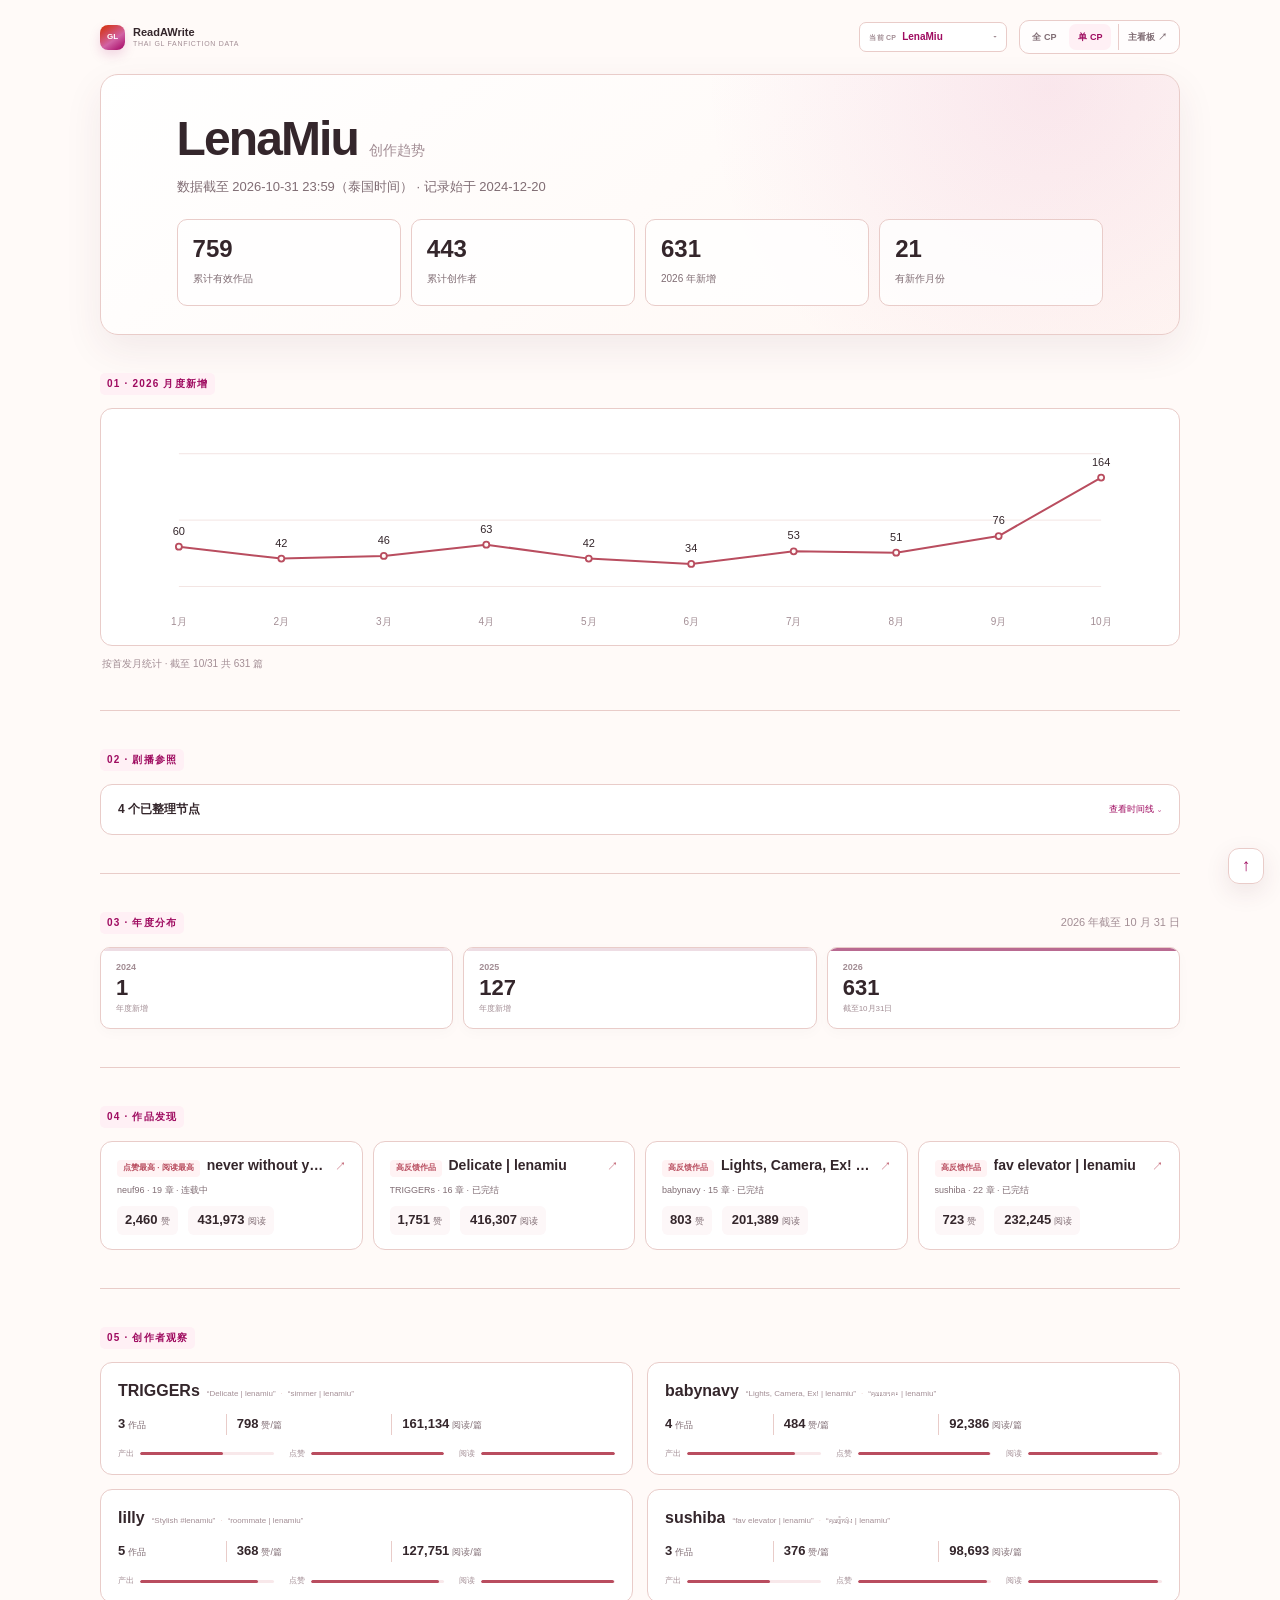
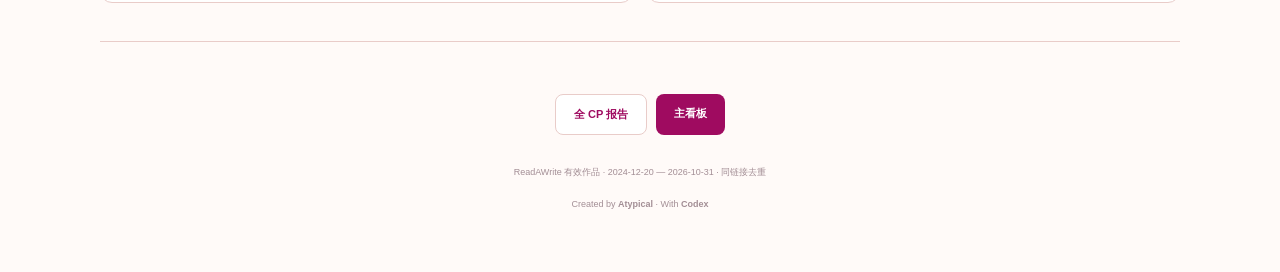
<file: reports/cp.html>
<!doctype html>
<html lang="zh-CN">
<head>
  <meta charset="utf-8"><meta name="viewport" content="width=device-width,initial-scale=1">
  <meta name="description" content="LenaMiu ReadAWrite 同人创作趋势分析">
  <title>LenaMiu 创作趋势分析｜ReadAWrite</title>
  <style>
    :root{--wine:#9f0b60;--text:#34262b;--muted:#806d74;--sub:#a38e95;--line:#eedfe2;--soft:#fff0f5;--paper:#fffaf8;--card:#fff;--shadow:0 14px 38px rgba(91,40,61,.08)}*{box-sizing:border-box}body{margin:0;background:var(--paper);color:var(--text);font-family:Inter,"Segoe UI","Microsoft YaHei UI","Microsoft YaHei","PingFang SC",sans-serif;line-height:1.6}.shell{width:min(1080px,calc(100% - 40px));margin:auto}.top{display:flex;align-items:center;justify-content:space-between;padding:20px 0}.brand{font-size:13px;font-weight:600}.back{color:var(--muted);font-size:11px;text-decoration:none}.back:hover{color:var(--wine)}.hero{padding:52px 7% 40px;border:1px solid var(--line);border-radius:18px;background:radial-gradient(circle at 88% 5%,rgba(211,93,157,.12),transparent 35%),linear-gradient(145deg,#fff,#fff7f3);box-shadow:var(--shadow)}.eyebrow,.kicker{color:var(--wine);font-size:10px;font-weight:700;letter-spacing:.12em}.kicker{display:inline-block;margin-bottom:3px;padding:3px 7px;border-radius:5px;background:var(--soft)}h1{margin:10px 0 12px;font-size:clamp(38px,6vw,58px);font-weight:600;line-height:1.1;letter-spacing:-.035em}.lead{margin:0;color:var(--muted);font-size:13px}.kpis{display:grid;grid-template-columns:repeat(4,1fr);gap:10px;margin-top:30px}.kpi{padding:15px;border:1px solid var(--line);border-radius:10px;background:rgba(255,255,255,.78)}.kpi b{display:block;font-size:24px;line-height:1.2}.kpi span{color:var(--muted);font-size:10px}.section{padding:48px 0;border-bottom:1px solid var(--line)}.heading{display:flex;align-items:flex-start;justify-content:space-between;gap:20px;margin-bottom:22px}.heading h2{margin:3px 0 0;font-size:25px;letter-spacing:-.02em}.heading p{max-width:360px;margin:4px 0 0;color:var(--sub);font-size:11px;text-align:right}.year-grid{display:grid;grid-template-columns:repeat(3,1fr);gap:12px}.year{position:relative;min-height:170px;padding:20px;border:1px solid var(--line);border-radius:12px;background:#fff;overflow:hidden}.year i{position:absolute;right:0;bottom:0;left:0;height:var(--h);background:linear-gradient(180deg,rgba(211,93,157,.13),rgba(159,11,96,.04))}.year>*:not(i){position:relative}.year b{display:block;font-size:32px}.year strong{font-size:13px}.year span{display:block;color:var(--sub);font-size:10px}.months{display:grid;grid-template-columns:repeat(8,1fr);gap:8px;align-items:end;height:218px;padding:18px 16px 8px;border:1px solid var(--line);border-radius:12px;background:#fff}.month{display:grid;height:100%;grid-template-rows:1fr auto auto;align-items:end;text-align:center}.month i{width:62%;height:var(--h);margin:auto;border-radius:7px 7px 2px 2px;background:linear-gradient(180deg,#d35d9d,#9f0b60)}.month.partial i{background:repeating-linear-gradient(135deg,#d8a7be 0 5px,#f4dfe8 5px 10px)}.month b{margin-top:5px;font-size:11px}.month span{color:var(--sub);font-size:9px}.note{margin:10px 2px 0;color:var(--sub);font-size:10px}.works{display:grid;grid-template-columns:repeat(3,1fr);gap:12px}.work{display:block;padding:19px;border:1px solid var(--line);border-radius:12px;background:#fff;color:inherit;text-decoration:none;transition:.16s ease}.work:hover{transform:translateY(-2px);border-color:#d9b7c7;box-shadow:var(--shadow)}.work em{display:inline-block;padding:2px 7px;border-radius:4px;background:var(--soft);color:var(--wine);font-size:9px;font-style:normal}.work h3{margin:9px 0 5px;font-size:15px;white-space:nowrap;overflow:hidden;text-overflow:ellipsis}.work p,.work small{display:block;margin:0;color:var(--muted);font-size:10px}.work strong{display:block;margin-top:12px;font-size:18px}.work .open{margin-top:10px;color:var(--wine);font-weight:700}.facts{display:grid;grid-template-columns:repeat(4,1fr);gap:10px}.fact{padding:18px;border:1px solid var(--line);border-radius:12px;background:#fff}.fact b{display:block;font-size:23px}.fact strong{display:block;margin:3px 0;font-size:12px}.fact p{margin:0;color:var(--muted);font-size:10px}.broadcast{display:grid;grid-template-columns:1.15fr .85fr;gap:14px}.case,.pending{padding:22px;border:1px solid var(--line);border-radius:12px;background:#fff}.case small,.pending small{color:var(--wine);font-size:9px;letter-spacing:.08em}.case h3,.pending h3{margin:7px 0 9px;font-size:18px}.case p,.pending p{margin:0;color:var(--muted);font-size:11px}.sequence{display:grid;grid-template-columns:repeat(4,1fr);gap:6px;margin-top:18px}.sequence div{padding:9px 5px;border-radius:7px;background:var(--soft);text-align:center}.sequence b,.sequence span{display:block}.sequence b{font-size:16px}.sequence span{color:var(--sub);font-size:8px}.pre-events{display:grid;gap:8px;margin:15px 0 12px}.pre-event{padding:10px 11px;border-radius:8px;background:#fbf5f6}.pre-event time{display:block;color:var(--wine);font-size:9px;font-weight:700}.pre-event strong{display:block;font-size:12px}.pre-event span{display:block;color:var(--sub);font-size:9px}.caution{margin:14px 0 0;padding:12px 14px;border-radius:8px;background:#fbf5f6;color:var(--muted);font-size:10px}.end{padding:52px 0 60px;text-align:center}.end h2{margin:8px 0 8px;font-size:27px}.end>p{max-width:650px;margin:0 auto 18px;color:var(--muted);font-size:12px}.actions{display:flex;justify-content:center;gap:9px;flex-wrap:wrap}.button{display:inline-block;padding:11px 18px;border-radius:8px;background:var(--wine);color:#fff;font-size:11px;font-weight:600;text-decoration:none}.button.secondary{border:1px solid var(--line);background:#fff;color:var(--wine)}.method{margin-top:18px!important;color:var(--sub)!important;font-size:9px!important}@media(max-width:760px){.shell{width:min(100% - 28px,520px)}.top{padding:14px 0}.hero{padding:37px 20px 28px}h1{font-size:34px}.kpis{grid-template-columns:1fr 1fr}.section{padding:38px 0}.heading{display:block}.heading h2{font-size:21px}.heading p{text-align:left}.year-grid,.works,.facts,.broadcast{grid-template-columns:1fr}.year{min-height:120px}.months{gap:4px;height:190px;padding:14px 7px 7px}.month i{width:72%}.month b{font-size:9px}.sequence{grid-template-columns:1fr 1fr}.fact{padding:15px}}
  </style>
  <style>
    h1.report-title{display:flex;align-items:baseline;gap:16px;margin:12px 0 14px;line-height:1.08}
    .report-title .cp-name{font-size:clamp(40px,6vw,58px);font-weight:650;letter-spacing:-.04em}
    .report-title small{color:var(--muted);font-size:clamp(20px,2.7vw,29px);font-weight:450;letter-spacing:.01em}
    .works,.author-facts{grid-template-columns:repeat(2,1fr);gap:14px}
    .fact-label{display:block;margin-bottom:7px;color:var(--wine);font-size:9px;font-weight:700;letter-spacing:.08em}
    .fact .author-name{max-width:100%;overflow:hidden;font-size:19px;text-overflow:ellipsis;white-space:nowrap}
    .work-stats{display:grid;grid-template-columns:1fr 1fr;gap:7px;margin-top:13px}.work-stat{padding:9px 10px;border-radius:8px;background:#fbf6f8}.work-stat b,.work-stat span{display:block}.work-stat b{font-size:17px}.work-stat span{color:var(--sub);font-size:8px}.work-foot{display:flex;justify-content:space-between;gap:8px;margin-top:9px;color:var(--sub);font-size:9px}
    .author-values{display:grid;grid-template-columns:repeat(3,1fr);gap:7px;margin-top:12px}.author-values span{padding:8px 5px;border-radius:7px;background:#fbf6f8;text-align:center;color:var(--sub);font-size:8px}.author-values b{display:block;color:var(--text);font-size:13px}.author-meter{display:grid;grid-template-columns:repeat(3,1fr);gap:8px;margin-top:10px}.author-meter span{display:grid;grid-template-columns:1fr auto;gap:5px;color:var(--sub);font-size:8px}.author-meter span::after{content:"";grid-column:1/3;height:4px;border-radius:9px;background:linear-gradient(90deg,var(--wine) var(--p),var(--soft) var(--p))}.author-method{margin-top:11px}.author-method summary{width:max-content;color:var(--muted);font-size:9px}.author-method p{max-width:760px;margin:7px 0 0;color:var(--sub);font-size:9px}
    .author-method{margin:12px 0 0;color:var(--sub);font-size:9px}.timeline-section{padding-block:34px}.timeline-section .heading{margin-bottom:13px}.timeline-section .year{display:grid;grid-template-columns:auto 1fr;grid-template-rows:auto auto;column-gap:12px;min-height:0;padding:14px 15px 12px;background:#fff;border-color:#eadfe2;box-shadow:0 4px 14px rgba(62,39,47,.025)}.timeline-section .year strong{grid-column:1;color:var(--muted);font-size:11px}.timeline-section .year b{grid-column:1;grid-row:2;color:#7c3157;font-size:25px;line-height:1.1}.timeline-section .year span{grid-column:2;grid-row:1/3;align-self:center;color:#8f7c83}.timeline-section .year i{top:0;right:0;bottom:auto;width:100%;height:3px!important;background:#e7cfd9;opacity:.7}.timeline-section .year.peak i{background:#b94d5f;opacity:1}.timeline-section .year.peak b{color:#8d285c}
    @media(max-width:760px){h1.report-title{align-items:flex-start;flex-direction:column;gap:3px}.report-title .cp-name{font-size:38px}.report-title small{font-size:20px}.works,.author-facts{grid-template-columns:1fr}.fact .author-name{font-size:18px}.work-stats{gap:6px}.author-meter{gap:7px;font-size:7.5px}.timeline-section{padding-block:28px}.timeline-section .year-grid{grid-template-columns:repeat(3,1fr);gap:5px}.timeline-section .year{display:block;padding:11px 7px 9px;text-align:center}.timeline-section .year b{font-size:21px}.timeline-section .year span{font-size:8px;line-height:1.25}.timeline-section .year i{top:0;width:100%;height:2px!important;opacity:.75}}
  </style>
  <style>
    :root{--wine:#9f0b60;--text:#34262b;--muted:#806d74;--sub:#a38e95;--line:#eedfe2;--soft:#fff0f5;--paper:#fffaf8;--shadow:0 14px 38px rgba(91,40,61,.08)}
    .hero{background:radial-gradient(circle at 88% 5%,rgba(211,93,157,.12),transparent 35%),linear-gradient(145deg,#fff,#fff7f3)}
    .month i{background:linear-gradient(180deg,#f1bd8f,#dc865e)}.month.hot i{background:linear-gradient(180deg,#ffc780,#ed7b43)}.month.partial i{background:repeating-linear-gradient(135deg,#d8c3b8 0 5px,#f3e9e4 5px 10px)}
    .year i{background:linear-gradient(180deg,rgba(211,93,157,.13),rgba(159,11,96,.04))}.timeline-section .year{border-color:#eadfe2}.timeline-section .year strong,.timeline-section .year span{color:#8f7c83}.timeline-section .year b{color:#7c3157}.timeline-section .year:nth-child(3) b{color:#8d285c}.timeline-section .year i{background:#e7cfd9}.timeline-section .year:nth-child(3) i{background:#b96a91}
    .work:hover{border-color:#d9b7c7}.work-stat,.author-values span{background:#fdf7f8}.discovery-work .work-stats span{background:#fdf7f8;padding:4px 8px;border-radius:6px}.pre-event,.caution{background:#fbf5f6}.sequence{position:relative}.sequence div{position:relative}.sequence div:not(:last-child)::after{content:"→";position:absolute;right:-7px;top:50%;z-index:2;color:#cbb7c0;font-size:10px;transform:translateY(-50%)}@media(max-width:760px){.sequence div::after{display:none}}
    .month-chart-wrap{width:100%;padding:8px 12px 2px;border:1px solid var(--line);border-radius:12px;background:#fff;overflow:hidden}.month-line-chart{display:block;width:100%;height:auto;aspect-ratio:800/198;max-height:226px;overflow:visible}.month-grid line{stroke:#f0e7e3;stroke-width:1}.month-line{fill:none;stroke:#7f2948;stroke-width:2;stroke-linecap:round;stroke-linejoin:round}.month-line.partial-line{stroke:#a1848e;stroke-dasharray:5 5}.month-point circle{fill:#fffaf8;stroke:#7f2948;stroke-width:1.8}.month-point.partial-point circle{stroke:#a1848e;stroke-dasharray:2 2}.month-line-chart text{text-anchor:middle;font-family:Inter,"Segoe UI","Microsoft YaHei UI","PingFang SC",sans-serif}.month-value{fill:var(--text);font-size:11px;font-weight:500;font-variant-numeric:tabular-nums}.month-label{fill:var(--sub);font-size:10px}.month-point.partial-point .month-label{fill:#8f7780}
    @media(max-width:760px){.month-chart-wrap{padding:5px 4px 0px}.month-line-chart{min-height:160px}.month-line{stroke-width:1.3}.month-point circle{stroke-width:1.2}.month-value{font-size:9px}.month-label{font-size:8.5px}}
    .compact-section{padding-block:38px}.compact-heading{align-items:center;margin-bottom:13px}.compact-heading .kicker{margin:0}.compact-heading p{margin:0}@media(max-width:760px){.compact-section{padding-block:30px}.compact-heading{display:flex;align-items:center;gap:10px;margin-bottom:11px}.compact-heading p{margin:0 0 0 auto;max-width:58%;overflow:hidden;font-size:9px;text-overflow:ellipsis;white-space:nowrap}}
    .compact-hero{padding-block:34px 28px}.compact-hero .report-title{margin:0 0 8px}.compact-hero .kpis{margin-top:21px}.compact-hero .report-title{align-items:baseline;flex-direction:row;gap:11px}.compact-hero .report-title .cp-name{min-width:0;overflow:hidden;font-size:clamp(32px,5vw,48px);text-overflow:ellipsis;white-space:nowrap}.compact-hero .report-title small{flex:0 0 auto;color:var(--sub);font-size:14px;font-weight:500}@media(max-width:760px){.compact-hero{padding:25px 18px 22px}.compact-hero .report-title{align-items:baseline;flex-direction:row;gap:8px;margin-bottom:6px}.compact-hero .report-title .cp-name{font-size:30px}.compact-hero .report-title small{font-size:11px}.compact-hero .lead{overflow:hidden;font-size:9px;text-overflow:ellipsis;white-space:nowrap}.compact-hero .kpis{margin-top:17px}}
    .compact-work{position:relative;padding:14px 16px}.compact-work .work-top{display:flex;align-items:center;justify-content:space-between;gap:8px}.compact-work .work-top em{max-width:calc(100% - 22px);overflow:hidden;text-overflow:ellipsis;white-space:nowrap}.compact-work .open{margin:0;color:var(--wine);font-size:11px}.compact-work h3{margin:6px 0 3px}.compact-work p{overflow:hidden;text-overflow:ellipsis;white-space:nowrap}.inline-stats{display:flex;align-items:baseline;gap:7px;margin-top:8px;color:var(--muted);font-size:10px}.inline-stats b{color:var(--text);font-size:14px}.inline-stats i{color:var(--line);font-style:normal}.compact-author{padding:14px 16px}.author-top{display:flex;align-items:center;justify-content:space-between;gap:9px}.compact-author .fact-label{flex:0 0 auto;margin:0}.compact-author .author-name{font-size:16px}.author-inline{margin:7px 0 8px;color:var(--muted);font-size:9px;white-space:nowrap;overflow:hidden;text-overflow:ellipsis}.author-inline b{display:inline;color:var(--text);font-size:10px}.compact-author .author-meter{display:grid;gap:5px;margin:0}.compact-author .author-meter span{display:grid;grid-template-columns:28px minmax(0,1fr) 24px;align-items:center;gap:7px;font-size:8px}.compact-author .author-meter em{color:var(--sub);font-style:normal}.compact-author .author-meter i{height:3px;border-radius:9px;background:linear-gradient(90deg,var(--wine) var(--p),var(--soft) var(--p))}.compact-author .author-meter b{font-size:8px;text-align:right}.compact-author .author-meter span::after{display:none}@media(max-width:760px){.compact-work,.compact-author{padding:12px 13px}.compact-work h3{font-size:14px}.inline-stats{margin-top:6px}.compact-author .author-name{font-size:15px}}
    @media(min-width:361px) and (max-width:760px){.compact-section .works{grid-template-columns:repeat(2,minmax(0,1fr));align-items:start;gap:7px}.compact-work{display:flex;min-height:0;flex-direction:column;padding:10px}.compact-work h3{display:-webkit-box;min-height:0;margin:5px 0 3px;overflow:hidden;font-size:13px;line-height:1.35;-webkit-box-orient:vertical;-webkit-line-clamp:2;white-space:normal}.compact-work p{font-size:8px}.compact-work .work-top em{font-size:8px}.inline-stats{align-items:flex-start;flex-direction:column;gap:1px;margin-top:0;padding-top:6px;font-size:8px;line-height:1.25}.inline-stats b{font-size:11px}.inline-stats i{display:none}}
    @media(max-width:360px){.compact-section .works{grid-template-columns:1fr}}
    .months.low-volume{height:auto;grid-template-columns:repeat(4,1fr);align-items:stretch;padding:10px;gap:8px}.months.low-volume .month{display:flex;min-height:76px;flex-direction:column;align-items:center;justify-content:center;border:1px solid var(--line);border-radius:9px;background:#fffaf9}.months.low-volume .month i{display:none}.months.low-volume .month b{margin:0;color:var(--text);font-size:20px;line-height:1.15}.months.low-volume .month span{font-size:9px}.months.low-volume .month.partial{background:repeating-linear-gradient(135deg,#fffaf9 0 8px,#f9f1ed 8px 16px)}
    .broadcast-details{border:1px solid var(--line);border-radius:12px;background:#fff;overflow:hidden}.broadcast-details>summary{display:flex;align-items:center;justify-content:space-between;gap:12px;padding:15px 17px;color:var(--text);cursor:pointer;list-style:none}.broadcast-details>summary::-webkit-details-marker{display:none}.broadcast-details>summary span{font-size:12px;font-weight:650}.broadcast-details>summary small{color:var(--wine);font-size:9px}.broadcast-details>summary small::after{content:" +"}.broadcast-details[open]>summary{border-bottom:1px solid var(--line)}.broadcast-details[open]>summary small::after{content:" −"}.broadcast-details .broadcast{padding:14px}.broadcast-details .caution{margin:0 14px 14px}
    @media(max-width:760px){.months.low-volume{height:auto;grid-template-columns:repeat(4,1fr);gap:5px;padding:7px}.months.low-volume .month{min-height:62px}.months.low-volume .month b{font-size:17px}.broadcast-details .broadcast{padding:9px}.broadcast-details .case,.broadcast-details .pending{padding:16px}}
  </style>
</head>
<body>
  <header class="top shell report-top">
  <a
    class="report-brand"
    href="../index.html"
    aria-label="进入 ReadAWrite 主看板"
  >
    <i>GL</i>

    <span>
      <strong>ReadAWrite</strong>
      <small>THAI GL FANFICTION DATA</small>
    </span>
  </a>

  <div class="report-top-right">

    <!-- CP 切换器 -->
    <div class="cp-switcher" id="cpSwitcher">

      <button
        class="cp-switcher-trigger"
        id="cpSwitcherTrigger"
        type="button"
        aria-haspopup="dialog"
        aria-expanded="false"
        aria-controls="cpSwitcherPanel"
      >
        <span class="cp-switcher-label">当前 CP</span>

        <strong id="cpSwitcherCurrent">
          LenaMiu
        </strong>

        <span
          class="cp-switcher-arrow"
          aria-hidden="true"
        >
          ▾
        </span>
      </button>

      <div
        class="cp-switcher-panel"
        id="cpSwitcherPanel"
        role="dialog"
        aria-label="切换 CP"
        hidden
      >
        <div class="cp-switcher-search-wrap">
          <span aria-hidden="true">⌕</span>

          <input
            id="cpSwitcherSearch"
            class="cp-switcher-search"
            type="search"
            placeholder="搜索 CP"
            autocomplete="off"
            spellcheck="false"
            aria-label="搜索 CP"
          >
        </div>

        <div
          class="cp-switcher-empty"
          id="cpSwitcherEmpty"
          hidden
        >
          没有匹配的 CP
        </div>

        <!-- 最近访问 -->
        <section
          class="cp-switcher-section"
          id="cpSwitcherRecentSection"
          hidden
        >
          <div class="cp-switcher-section-title">
            最近访问
          </div>

          <div
            class="cp-switcher-list"
            id="cpSwitcherRecent"
          ></div>
        </section>

        <!-- 全部 CP -->
        <section class="cp-switcher-section">
          <div class="cp-switcher-section-title">
            全部 CP
          </div>

          <div
            class="cp-switcher-list"
            id="cpSwitcherAll"
          ></div>
        </section>
      </div>
    </div>

    <!-- 普通导航 -->
    <nav
      class="report-nav"
      aria-label="页面导航"
    >
      <a href="index.html">
        全 CP
      </a>

      <a class="active" aria-current="page" href="cp.html">
        单 CP
      </a>

      <a class="dashboard-link" href="../index.html#focus">
        主看板 ↗
      </a>
    </nav>

  </div>
</header>
  <main class="shell report-loading">
    <section class="hero"><span class="eyebrow">数据截至 2026-08-10</span><h1 class="report-title"><span class="cp-name">LenaMiu</span><small>创作趋势分析</small></h1><p class="lead">完整记录区间：2024-12-20 至 2026-08-10 · 按作品首次发布时间统计</p><div class="kpis"><div class="kpi"><b>522</b><span>累计有效作品</span></div><div class="kpi"><b>320</b><span>累计创作者</span></div><div class="kpi"><b>388</b><span>2026 年新增</span></div><div class="kpi"><b>18</b><span>有新作月份</span></div></div></section>
    <section class="section timeline-section"><div class="heading"><div><span class="kicker">01 · 完整时间轴</span><h2>2025 年第四季度起记录明显增加</h2></div><p>2026 为截至 8 月 10 日的未完整年度。</p></div><div class="year-grid"><article class="year"><i style="--h:1%"></i><strong>2024</strong><b>1</b><span>12月首次记录</span></article><article class="year"><i style="--h:34%"></i><strong>2025</strong><b>133</b><span>10-12月新增112篇</span></article><article class="year"><i style="--h:100%"></i><strong>2026</strong><b>388</b><span>截至8月10日</span></article></div></section>
    <section class="section"><div class="heading"><div><span class="kicker">02 · 2026 月度变化</span><h2>1-7 月持续有新作，7 月为完整月份高点</h2></div><p>8 月仅统计前 10 天，不与完整月份直接比较。</p></div><div class="months"><div class="month"><i style="--h:93%"></i><b>62</b><span>1月</span></div><div class="month"><i style="--h:69%"></i><b>46</b><span>2月</span></div><div class="month"><i style="--h:73%"></i><b>49</b><span>3月</span></div><div class="month"><i style="--h:93%"></i><b>62</b><span>4月</span></div><div class="month"><i style="--h:64%"></i><b>43</b><span>5月</span></div><div class="month"><i style="--h:57%"></i><b>38</b><span>6月</span></div><div class="month"><i style="--h:100%"></i><b>67</b><span>7月</span></div><div class="month partial"><i style="--h:31%"></i><b>21</b><span>8月*</span></div></div><p class="note">2026 年截至 8 月 10 日共有 388 篇新作、239 位创作者。</p></section>
    <section class="section"><div class="heading"><div><span class="kicker">03 · 作品发现</span><h2>点赞与阅读并列观察</h2></div><p>相同作品合并展示 · 2024-12-20 - 2026-08-10</p></div><div class="works"><a class="work" href="https://www.readawrite.com/a/Zgl3ax" target="_blank" rel="noopener"><em>点赞最高 · 阅读最高</em><h3>Delicate | lenamiu</h3><p>TRIGGERs · 2025-11-15</p><div class="work-stats"><span class="work-stat"><b>1,280</b><span>点赞</span></span><span class="work-stat"><b>272,753</b><span>阅读</span></span></div><div class="work-foot"><span>15 章 · 已完结</span><span class="open">查看 ↗</span></div></a><a class="work" href="https://www.readawrite.com/a/Zgssfc" target="_blank" rel="noopener"><em>2026 点赞最高 · 阅读最高</em><h3>fav elevator | lenamiu</h3><p>sushiba · 2026-01-13</p><div class="work-stats"><span class="work-stat"><b>527</b><span>点赞</span></span><span class="work-stat"><b>154,228</b><span>阅读</span></span></div><div class="work-foot"><span>22 章 · 已完结</span><span class="open">查看 ↗</span></div></a><a class="work" href="https://www.readawrite.com/a/Zgxvg9" target="_blank" rel="noopener"><em>章节数最高</em><h3>บันทึกรัก5โปรด</h3><p>Night club · 2025-12-29</p><div class="work-stats"><span class="work-stat"><b>13</b><span>点赞</span></span><span class="work-stat"><b>2,783</b><span>阅读</span></span></div><div class="work-foot"><span>50 章 · 已完结</span><span class="open">查看 ↗</span></div></a><a class="work" href="https://www.readawrite.com/a/Zgbffg" target="_blank" rel="noopener"><em>高反馈作品补充</em><h3>พรนับพัน | lenamiu</h3><p>whoismeowni · 2025-11-17</p><div class="work-stats"><span class="work-stat"><b>607</b><span>点赞</span></span><span class="work-stat"><b>91,413</b><span>阅读</span></span></div><div class="work-foot"><span>15 章 · 已完结</span><span class="open">查看 ↗</span></div></a></div></section>
    <section class="section"><div class="heading"><div><span class="kicker">04 · 创作者观察</span><h2>同时考虑产出、点赞与阅读</h2></div><p>4 位代表 · 2024-12-20 - 2026-08-10</p></div><div class="facts author-facts"><article class="fact"><span class="fact-label">多维表现</span><b class="author-name">nnubnneung</b><div class="author-values"><span><b>14</b>作品</span><span><b>117</b>篇均赞</span><span><b>31,173</b>篇均阅读</span></div><div class="author-meter"><span style="--p:99%">产出 <b>99</b></span><span style="--p:89%">点赞 <b>89</b></span><span style="--p:90%">阅读 <b>90</b></span></div></article><article class="fact"><span class="fact-label">多维表现</span><b class="author-name">shichameow</b><div class="author-values"><span><b>5</b>作品</span><span><b>192</b>篇均赞</span><span><b>54,805</b>篇均阅读</span></div><div class="author-meter"><span style="--p:86%">产出 <b>86</b></span><span style="--p:93%">点赞 <b>93</b></span><span style="--p:97%">阅读 <b>97</b></span></div></article><article class="fact"><span class="fact-label">多维表现</span><b class="author-name">lilly</b><div class="author-values"><span><b>4</b>作品</span><span><b>281</b>篇均赞</span><span><b>89,327</b>篇均阅读</span></div><div class="author-meter"><span style="--p:77%">产出 <b>77</b></span><span style="--p:98%">点赞 <b>98</b></span><span style="--p:99%">阅读 <b>99</b></span></div></article><article class="fact"><span class="fact-label">多维表现</span><b class="author-name">Whispered Serenade</b><div class="author-values"><span><b>6</b>作品</span><span><b>83</b>篇均赞</span><span><b>38,215</b>篇均阅读</span></div><div class="author-meter"><span style="--p:97%">产出 <b>97</b></span><span style="--p:80%">点赞 <b>80</b></span><span style="--p:91%">阅读 <b>91</b></span></div></article></div><details class="author-method"><summary>计算口径</summary><p>同一 CP 内至少 2 篇作品；产出、校正后的篇均点赞、校正后的篇均阅读至少两项进入前 25%，再按三项综合位置选取 4 位。卡片显示原始篇均值，位置数值仅用于该 CP 内部比较。完结比例：147 / 522（28.2%，同一区间）。</p></details></section>
    <section class="section"><div class="heading"><div><span class="kicker">05 · 剧播参照</span><h2>首播与前置发布节点对照</h2></div><p>正式首播使用 T-1、T0、T+1；项目公布与预告单独标记。</p></div><div class="broadcast"><article class="case"><small>2025-10-24 泰国首播 · 时间重合案例</small><h3>《爱的港湾》（My Safe Zone）</h3><p>首播当月起，LenaMiu 月度新增作品连续扩大；12 月达到 65 篇。</p><div class="sequence"><div><span>T-1 · 9月</span><b>1</b></div><div><span>T0 · 10月</span><b>12</b></div><div><span>T+1 · 11月</span><b>35</b></div><div><span>T+2 · 12月</span><b>65</b></div></div></article><article class="pending"><small>非剧播节点 · 前置观察</small><h3>《可以爱吗》（PLS Love）</h3><div class="pre-events"><div class="pre-event"><time>2026-03-10/11</time><strong>项目公布</strong><span>2月 46 → 3月 49 → 4月 62</span></div><div class="pre-event"><time>2026-07-08</time><strong>官方先导预告</strong><span>6月 38 → 7月 67；8月截至10日 21</span></div></div><p>目前尚无明确的泰国首播日期，因此这两项只作为公布与预告节点观察，不纳入正式剧播窗口计算。</p></article></div><p class="caution">节点与作品量变化在时间上重合，不等于项目公布、预告或剧集直接导致增长；既有创作基础、演员活动和平台行为也可能影响发布。</p></section>
    <section class="end"><div class="actions"><a class="button secondary" href="index.html">查看全 CP 报告</a><a class="button" href="../index.html#focus">进入主看板</a></div><p class="method">ReadAWrite 有效作品 · 2024-12-20 - 2026-08-10 · 同链接去重 · 抓取时点快照</p></section>
  </main>
  <style>
    .report-loading>*{display:none}.report-loading::before{display:block;padding:64px 0;color:var(--sub);font-size:12px;text-align:center;content:"正在读取最新报告…"}
    .heading>div{display:flex;align-items:center;gap:10px;flex-wrap:wrap}.heading .kicker{flex:0 0 auto;margin:0}.heading h2{margin:0}.end .method{margin-top:30px!important}.end .created-by{margin:10px auto 0!important;color:var(--sub)!important;font-size:9px!important}.end .created-by strong{font-weight:600}
    @media(max-width:760px){.heading>div{gap:8px}.heading .kicker{font-size:9px}.heading h2{font-size:20px}.end .method{margin-top:28px!important}}
    :root{--line:#e9ccc9}.month-grid line{stroke:#f3e5e3}.month-line{stroke:#b94d5f}.month-line.partial-line{stroke:#d38d96}.month-point circle{stroke:#b94d5f}.month-point.partial-point circle{stroke:#d38d96}.month-point.partial-point .month-label{fill:#a46f78}.compact-author .author-meter i{background:linear-gradient(90deg,#b94d5f var(--p),#f8e8ea var(--p))}.kpi,.year,.work,.fact,.month-chart-wrap,.broadcast-details,.case,.pending{border-color:var(--line)}
    .broadcast-details>summary small::after{content:" ⌄"}.broadcast-details[open]>summary small{font-size:0}.broadcast-details[open]>summary small::before{content:"收起时间线";font-size:9px}.broadcast-details[open]>summary small::after{content:" ⌃";font-size:9px}.broadcast-details .broadcast{display:block;padding:5px 14px}.broadcast-details .case,.broadcast-details .pending{padding:12px 2px;border:0;border-bottom:1px solid var(--line);border-radius:0;background:transparent}.broadcast-details .case:last-child,.broadcast-details .pending:last-child{border-bottom:0}.event-source{color:#a23f5d;text-decoration:none;white-space:nowrap}.source-note{margin:0 14px 13px;padding-top:8px;border-top:1px solid var(--line)}.source-note summary{width:max-content;color:var(--muted);font-size:9px}.source-note p{margin:6px 0 0;color:var(--sub);font-size:9px}
    .compact-author{padding:15px 17px}.compact-author .author-name{display:block;max-width:100%;overflow:hidden;font-size:16px;text-overflow:ellipsis;white-space:nowrap}.author-summary{display:grid;grid-template-columns:.65fr 1fr 1.25fr;margin-top:11px}.author-summary span{min-width:0;padding:0 11px;border-left:1px solid var(--line)}.author-summary span:first-child{padding-left:0;border-left:0}.author-summary b,.author-summary small{display:block}.author-summary b{overflow:hidden;color:var(--text);font-size:13px;line-height:1.25;text-overflow:ellipsis;white-space:nowrap}.author-summary small{margin-top:3px;color:var(--sub);font-size:8px}@media(max-width:760px){.compact-author{padding:14px 16px}.compact-author .author-name{font-size:15px}.author-summary{margin-top:10px}.author-summary span{padding-inline:9px}}
    .timeline-section .dynamic-years{display:grid;grid-template-columns:repeat(auto-fit,minmax(108px,1fr));gap:10px}.timeline-section .dynamic-years .year{display:block;min-height:0;padding:12px 15px;border:1px solid var(--line);border-radius:10px;background:#fff;box-shadow:0 4px 14px rgba(62,39,47,.025)}.timeline-section .dynamic-years .year i{display:block}.timeline-section .dynamic-years .year strong{display:block;color:var(--sub);font-size:9px}.timeline-section .dynamic-years .year b{display:block;margin-top:2px;color:var(--text);font-size:22px}.timeline-section .dynamic-years .year span{display:block;margin-top:3px;color:var(--sub);font-size:8px}@media(max-width:760px){.timeline-section .dynamic-years{grid-template-columns:repeat(3,minmax(0,1fr));gap:5px}.timeline-section .dynamic-years .year{padding:10px 7px;text-align:center}}
    .discovery-work{display:flex;min-width:0;flex-direction:column;padding:15px 17px 13px}.discovery-work>em{align-self:flex-start;max-width:100%;overflow:hidden;text-overflow:ellipsis;white-space:nowrap}.discovery-work h3{display:-webkit-box;min-height:40px;margin:9px 0 2px;overflow:hidden;line-height:1.35;-webkit-box-orient:vertical;-webkit-line-clamp:2;white-space:normal}.discovery-work .work-author{overflow:hidden;color:var(--muted);font-size:9px;text-overflow:ellipsis;white-space:nowrap}.work-data{display:flex;gap:7px;margin-top:12px}.work-data span{min-width:0;padding:5px 9px;border-radius:7px;background:#fbf2f3;color:var(--muted);font-size:8px;white-space:nowrap}.work-data b{margin-right:3px;color:var(--text);font-size:12px;font-variant-numeric:tabular-nums}.work-bottom{display:flex;align-items:center;justify-content:space-between;gap:10px;margin-top:11px;padding-top:9px;border-top:1px solid #f4e7e7;color:var(--sub);font-size:8px}.work-bottom i{color:#b94d5f;font-size:11px;font-style:normal}.author-profile{padding:15px 17px 14px}.author-head{display:grid;grid-template-columns:minmax(0,auto) minmax(0,1fr);align-items:baseline;gap:7px;min-width:0;margin-bottom:10px}.author-profile .author-head .author-name{min-width:0;max-width:180px;font-size:16px}.author-head .author-works{display:flex;min-width:0;overflow:hidden;padding:0;border:0;background:transparent;color:var(--sub);font-size:8px;font-weight:400;white-space:nowrap}.author-works a{min-width:0;overflow:hidden;color:inherit;text-decoration:none;text-overflow:ellipsis;white-space:nowrap}.author-works a:hover{color:#b94d5f}.author-works i{flex:0 0 auto;margin:0 5px;color:var(--line);font-style:normal}.author-stats{display:grid;grid-template-columns:.65fr 1fr 1.35fr;margin-bottom:13px}.author-stats>span{min-width:0;padding:0 10px;border-left:1px solid var(--line);color:var(--muted);font-size:9px;white-space:nowrap}.author-stats>span:first-child{padding-left:0;border-left:0}.author-stats b{display:inline;margin-right:3px;color:var(--text);font-size:13px;font-variant-numeric:tabular-nums}.author-sparks{display:grid;grid-template-columns:repeat(3,minmax(0,1fr));gap:15px}.author-sparks>span{display:grid;grid-template-columns:auto minmax(20px,1fr);align-items:center;gap:6px;min-width:0}.author-sparks em{color:var(--sub);font-size:8px;font-style:normal;white-space:nowrap}.author-sparks i{height:3px;overflow:hidden;border-radius:4px;background:#f8e8ea}.author-sparks i b{display:block;height:100%;border-radius:inherit;background:#b94d5f}
    @media(min-width:361px) and (max-width:760px){.discovery-work{padding:10px}.discovery-work h3{min-height:35px;margin-top:7px;font-size:13px}.work-data{display:grid;grid-template-columns:1fr 1fr;gap:5px;margin-top:9px}.work-data span{display:flex;align-items:baseline;justify-content:center;gap:3px;padding:5px 4px;text-align:center}.work-data b{order:-1;margin:0;font-size:11px}.work-bottom{margin-top:8px;padding-top:7px}}
    @media(max-width:760px){.author-profile{padding:13px 14px 12px}.author-head{margin-bottom:8px}.author-profile .author-head .author-name{font-size:15px}.author-stats{margin-bottom:11px}.author-stats>span{padding-inline:8px;font-size:8px}.author-stats b{font-size:12px}.author-sparks{gap:11px}.author-sparks>span{gap:5px}}
    @media(max-width:340px){.author-profile .author-head .author-name{max-width:110px}.author-stats>span{padding-inline:6px}.author-stats b{display:block;margin:0 0 2px}.author-sparks{gap:8px}}
  </style>
  <style>
    .report-top{min-height:58px}.report-brand{display:flex;align-items:center;gap:8px;color:var(--text);text-decoration:none}.report-brand i,.report-stamp i{display:grid;place-items:center;flex:0 0 auto;width:25px;height:25px;border:1px solid var(--line);border-radius:8px;color:var(--wine);font-size:8px;font-style:normal;font-weight:800}.report-brand i{border:0;background:linear-gradient(145deg,#d52d00,#d162a4 58%,#a30262);color:#fff;box-shadow:0 5px 12px rgba(163,2,98,.15)}.report-brand strong,.report-brand small,.report-stamp b,.report-stamp small{display:block}.report-brand strong{font-size:11px;line-height:1.1}.report-brand small,.report-stamp small{margin-top:2px;color:var(--sub);font-size:7px;letter-spacing:.1em;line-height:1.2}.report-nav{display:flex;align-items:center;gap:12px}.report-nav a{color:var(--wine);font-size:10px;font-weight:650;text-decoration:none}.report-nav a:hover{text-decoration:underline}.report-nav a:focus-visible,.report-brand:focus-visible,.cp-switcher-trigger:focus-visible,.back-to-top:focus-visible{outline:2px solid var(--wine);outline-offset:2px}.report-stamp{display:flex;align-items:center;justify-content:center;gap:7px;margin-top:14px;color:var(--sub);text-align:left}.report-stamp b{color:var(--muted);font-size:9px;line-height:1.1}@media(max-width:760px){.report-top{min-height:50px;padding-block:12px}.report-brand i{width:23px;height:23px}.report-brand strong{font-size:10px}.report-brand small{font-size:6px}.report-nav{gap:9px}.report-nav a{font-size:9px}.report-stamp{margin-top:12px}}
  </style>
  <style>
    /* 04 · 作品发现：与创作者卡一致的紧凑信息层级。 */
    .compact-section .works{grid-template-columns:repeat(4,minmax(0,1fr));gap:10px}.compact-section .discovery-work{display:block;min-width:0;padding:14px 16px}.discovery-work .work-head{display:grid;grid-template-columns:auto minmax(0,1fr) auto;align-items:baseline;gap:7px}.discovery-work .work-head em{min-width:0;max-width:86px;overflow:hidden;padding:2px 6px;border-radius:4px;background:#fff3f4;color:#b94d5f;font-size:8px;font-style:normal;font-weight:650;text-overflow:ellipsis;white-space:nowrap}.discovery-work .work-head h3{display:block;min-width:0;min-height:0;margin:0;overflow:hidden;font-size:14px;line-height:1.35;text-overflow:ellipsis;white-space:nowrap}.discovery-work .work-head i{color:#b94d5f;font-size:11px;font-style:normal;line-height:1}.discovery-work .work-meta{margin:6px 0 0;overflow:hidden;color:var(--muted);font-size:9px;text-overflow:ellipsis;white-space:nowrap}.discovery-work .work-stats{display:flex;align-items:baseline;gap:10px;margin-top:9px;color:var(--muted);font-size:9px;font-variant-numeric:tabular-nums}.discovery-work .work-stats span{min-width:0;white-space:nowrap}.discovery-work .work-stats span+span{padding-left:10px;border-left:0}.discovery-work .work-stats b{margin-right:3px;color:var(--text);font-size:13px}@media(max-width:760px){.compact-section .works{grid-template-columns:repeat(2,minmax(0,1fr));gap:7px}.compact-section .discovery-work{padding:11px 12px}.discovery-work .work-head{gap:6px}.discovery-work .work-head em{max-width:92px}.discovery-work .work-head h3{font-size:13px}.discovery-work .work-meta{margin-top:5px}.discovery-work .work-stats{margin-top:7px}.discovery-work .work-stats b{font-size:12px}}@media(max-width:350px){.discovery-work .work-head em{max-width:72px}.discovery-work .work-stats{gap:7px}.discovery-work .work-stats span+span{padding-left:7px}}
    .compact-hero .report-title .cp-name {line-height: 1.25 !important;overflow: visible !important;white-space: normal !important;word-break: break-word !important;}
    
    /* =========================================================
   CP SWITCHER · 与主看板统一风格
   ========================================================= */

.report-top-right{
  display:flex;
  align-items:center;
  gap:12px;
  min-width:0;
}

.cp-switcher{
  position:relative;
  z-index:60;
}

/* 当前 CP 文案 */
.cp-switcher-label{
  flex:0 0 auto;
  color:var(--sub);
  font-size:7px;
  font-weight:600;
  letter-spacing:.03em;
  white-space:nowrap;
}

/* 当前 CP 按钮 */
.cp-switcher-trigger{
  display:flex;
  align-items:center;
  gap:6px;
  min-width:148px;
  max-width:210px;
  height:30px;
  padding:0 9px;

  border:1px solid var(--line);
  border-radius:7px;

  background:#fff;
  color:var(--text);

  font:inherit;
  cursor:pointer;

  transition:
    border-color .14s ease,
    background .14s ease,
    box-shadow .14s ease;
}

.cp-switcher-trigger:hover{
  border-color:#d8b7bd;
  background:#fffafb;
}

.cp-switcher-trigger:focus-visible{
  outline:none;
  border-color:#b94d5f;
  box-shadow:0 0 0 2px rgba(185,77,95,.08);
}

/* 当前 CP 名称 */
.cp-switcher-trigger strong{
  flex:1 1 auto;
  min-width:0;

  overflow:hidden;

  color:var(--wine);

  font-size:10px;
  font-weight:700;

  text-align:left;
  text-overflow:ellipsis;
  white-space:nowrap;
}

/* 下拉箭头 */
.cp-switcher-arrow{
  flex:0 0 auto;
  color:var(--sub);
  font-size:8px;
  transition:transform .14s ease;
}

.cp-switcher-trigger[aria-expanded="true"] .cp-switcher-arrow{
  transform:rotate(180deg);
}


/* =========================================================
   下拉弹层
   ========================================================= */

.cp-switcher-panel{
  position:absolute;
  top:calc(100% + 6px);
  right:0;

  width:250px;
  padding:8px;

  border:1px solid var(--line);
  border-radius:9px;

  background:#fff;

  box-shadow:
    0 12px 30px rgba(91,40,61,.09);

  overflow:hidden;
}

.cp-switcher-panel[hidden]{
  display:none !important;
}


/* =========================================================
   搜索框
   ========================================================= */

.cp-switcher-search-wrap{
  display:flex;
  align-items:center;
  gap:6px;

  height:30px;
  padding:0 8px;

  border:1px solid var(--line);
  border-radius:6px;

  background:#fff;
}

.cp-switcher-search-wrap>span{
  flex:0 0 auto;
  color:var(--sub);
  font-size:11px;
}

.cp-switcher-search{
  width:100%;
  min-width:0;

  padding:0;
  border:0;
  outline:0;

  background:transparent;
  color:var(--text);

  font:inherit;
  font-size:10px;
}

.cp-switcher-search::placeholder{
  color:var(--sub);
}


/* =========================================================
   分组
   ========================================================= */

.cp-switcher-section{
  margin-top:8px;
}

.cp-switcher-section+
.cp-switcher-section{
  padding-top:7px;
  border-top:1px solid #f3e6e7;
}

.cp-switcher-section-title{
  margin:0 5px 4px;

  color:var(--sub);

  font-size:8px;
  font-weight:650;
  letter-spacing:.04em;
}


/* =========================================================
   最近访问
   ========================================================= */

#cpSwitcherRecent{
  display:flex;
  flex-wrap:wrap;
  gap:4px;
}

#cpSwitcherRecent .cp-switcher-option{
  width:auto;
  max-width:110px;
  min-height:0;

  padding:4px 7px;

  border:1px solid #f0dfe1;
  border-radius:6px;

  background:#fffafa;

  font-size:8px;
}

#cpSwitcherRecent .cp-switcher-option:hover,
#cpSwitcherRecent .cp-switcher-option:focus-visible{
  border-color:#dfbcc3;
  background:#fff2f4;
}

#cpSwitcherRecent .cp-switcher-option.current{
  border-color:#e5bdc4;
  background:#fff0f2;
}

#cpSwitcherRecent .cp-switcher-option.current::after{
  display:none;
}


/* =========================================================
   全部 CP
   约显示 6 个，其余滚动
   ========================================================= */

#cpSwitcherAll{
  display:grid;
  gap:2px;

  max-height:198px;

  overflow-y:auto;
  overscroll-behavior:contain;

  padding-right:2px;

  scrollbar-width:thin;
  scrollbar-color:#dec8cc transparent;
}


/* =========================================================
   单个 CP 项目
   ========================================================= */

.cp-switcher-option{
  display:flex;
  align-items:center;
  justify-content:space-between;
  gap:8px;

  width:100%;
  min-height:31px;

  padding:6px 8px;

  border:0;
  border-radius:6px;

  background:transparent;
  color:var(--text);

  font:inherit;
  font-size:9px;
  text-align:left;

  cursor:pointer;

  transition:
    color .12s ease,
    background .12s ease;
}

.cp-switcher-option:hover,
.cp-switcher-option:focus-visible{
  outline:none;
  background:#fff3f4;
  color:#b94d5f;
}

.cp-switcher-option.current{
  background:#fff0f2;
  color:#b94d5f;
  font-weight:650;
}

.cp-switcher-option span{
  min-width:0;

  overflow:hidden;
  text-overflow:ellipsis;
  white-space:nowrap;
}

.cp-switcher-option.current::after{
  content:"当前";

  flex:0 0 auto;

  color:#bd818b;

  font-size:7px;
  font-weight:600;
}


/* =========================================================
   无匹配结果
   ========================================================= */

.cp-switcher-empty{
  padding:18px 8px 12px;

  color:var(--sub);

  font-size:9px;
  text-align:center;
}


/* =========================================================
   滚动条
   ========================================================= */

#cpSwitcherAll::-webkit-scrollbar{
  width:5px;
}

#cpSwitcherAll::-webkit-scrollbar-track{
  background:transparent;
}

#cpSwitcherAll::-webkit-scrollbar-thumb{
  border-radius:999px;
  background:#dec8cc;
}

#cpSwitcherAll::-webkit-scrollbar-thumb:hover{
  background:#cfaeb5;
}


/* =========================================================
   MOBILE
   ========================================================= */

@media(max-width:760px){

  .report-top{
    gap:8px;
  }

  .report-top-right{
    gap:7px;
  }

  .cp-switcher-trigger{
    min-width:122px;
    max-width:155px;

    height:28px;

    padding-inline:8px;

    gap:5px;
  }

  .cp-switcher-label{
    font-size:6px;
  }

  .cp-switcher-trigger strong{
    font-size:9px;
  }

  .cp-switcher-panel{
    position:fixed;

    top:55px;
    right:14px;
    left:14px;

    width:auto;

    padding:8px;

    border-radius:9px;
  }

  #cpSwitcherAll{
    max-height:190px;
  }

  .report-nav{
    gap:7px;
  }

  .report-nav a{
    font-size:8px;
    white-space:nowrap;
  }
}


/* =========================================================
   更窄手机
   ========================================================= */

@media(max-width:430px){

  .report-brand small{
    display:none;
  }

  .report-top-right{
    flex:1 1 auto;
    justify-content:flex-end;
  }

  .cp-switcher-trigger{
    min-width:116px;
    max-width:138px;
  }

  .cp-switcher-label{
    font-size:6px;
  }
}
  </style>
  <style>
    .report-nav{gap:4px;padding:3px;border:1px solid var(--line);border-radius:10px;background:rgba(255,255,255,.74)}
    .report-nav a{padding:6px 9px;border-radius:7px;color:var(--muted);font-size:9px;font-weight:700;white-space:nowrap}
    .report-nav a:hover{color:var(--wine);text-decoration:none}
    .report-nav a.active{background:var(--soft);color:var(--wine)}
    .report-nav a.dashboard-link{margin-left:3px;border-left:1px solid var(--line);border-radius:0 7px 7px 0}
    @media(max-width:430px){.report-nav{gap:2px;padding:2px}.report-nav a{display:inline-flex!important;padding:5px 6px;font-size:8px}}
  </style>
  <style>
    /* 作品标签独占一行，避免手机端长描述挤压标题。 */
    @media(max-width:760px){
      .discovery-work .work-head{grid-template-columns:minmax(0,1fr) auto;row-gap:5px}
      .discovery-work .work-head em{grid-column:1/-1;grid-row:1;max-width:100%}
      .discovery-work .work-head h3{grid-column:1;grid-row:2}
      .discovery-work .work-head i{grid-column:2;grid-row:2}
    }
  </style>
  <a class="back-to-top" href="#" aria-label="返回顶部" title="返回顶部">↑</a>
  <style>.back-to-top{position:fixed;right:16px;bottom:16px;z-index:70;display:grid;width:36px;height:36px;place-items:center;border:1px solid var(--line);border-radius:11px;background:rgba(255,255,255,.93);box-shadow:0 8px 24px rgba(91,40,61,.1);color:var(--wine);font-size:17px;text-decoration:none}</style>
  <script src="cp-report-data.js?v=0982eced9af5"></script>
  <script src="cp-report.js?v=e471d6866604"></script>
</body>
</html>
</file>
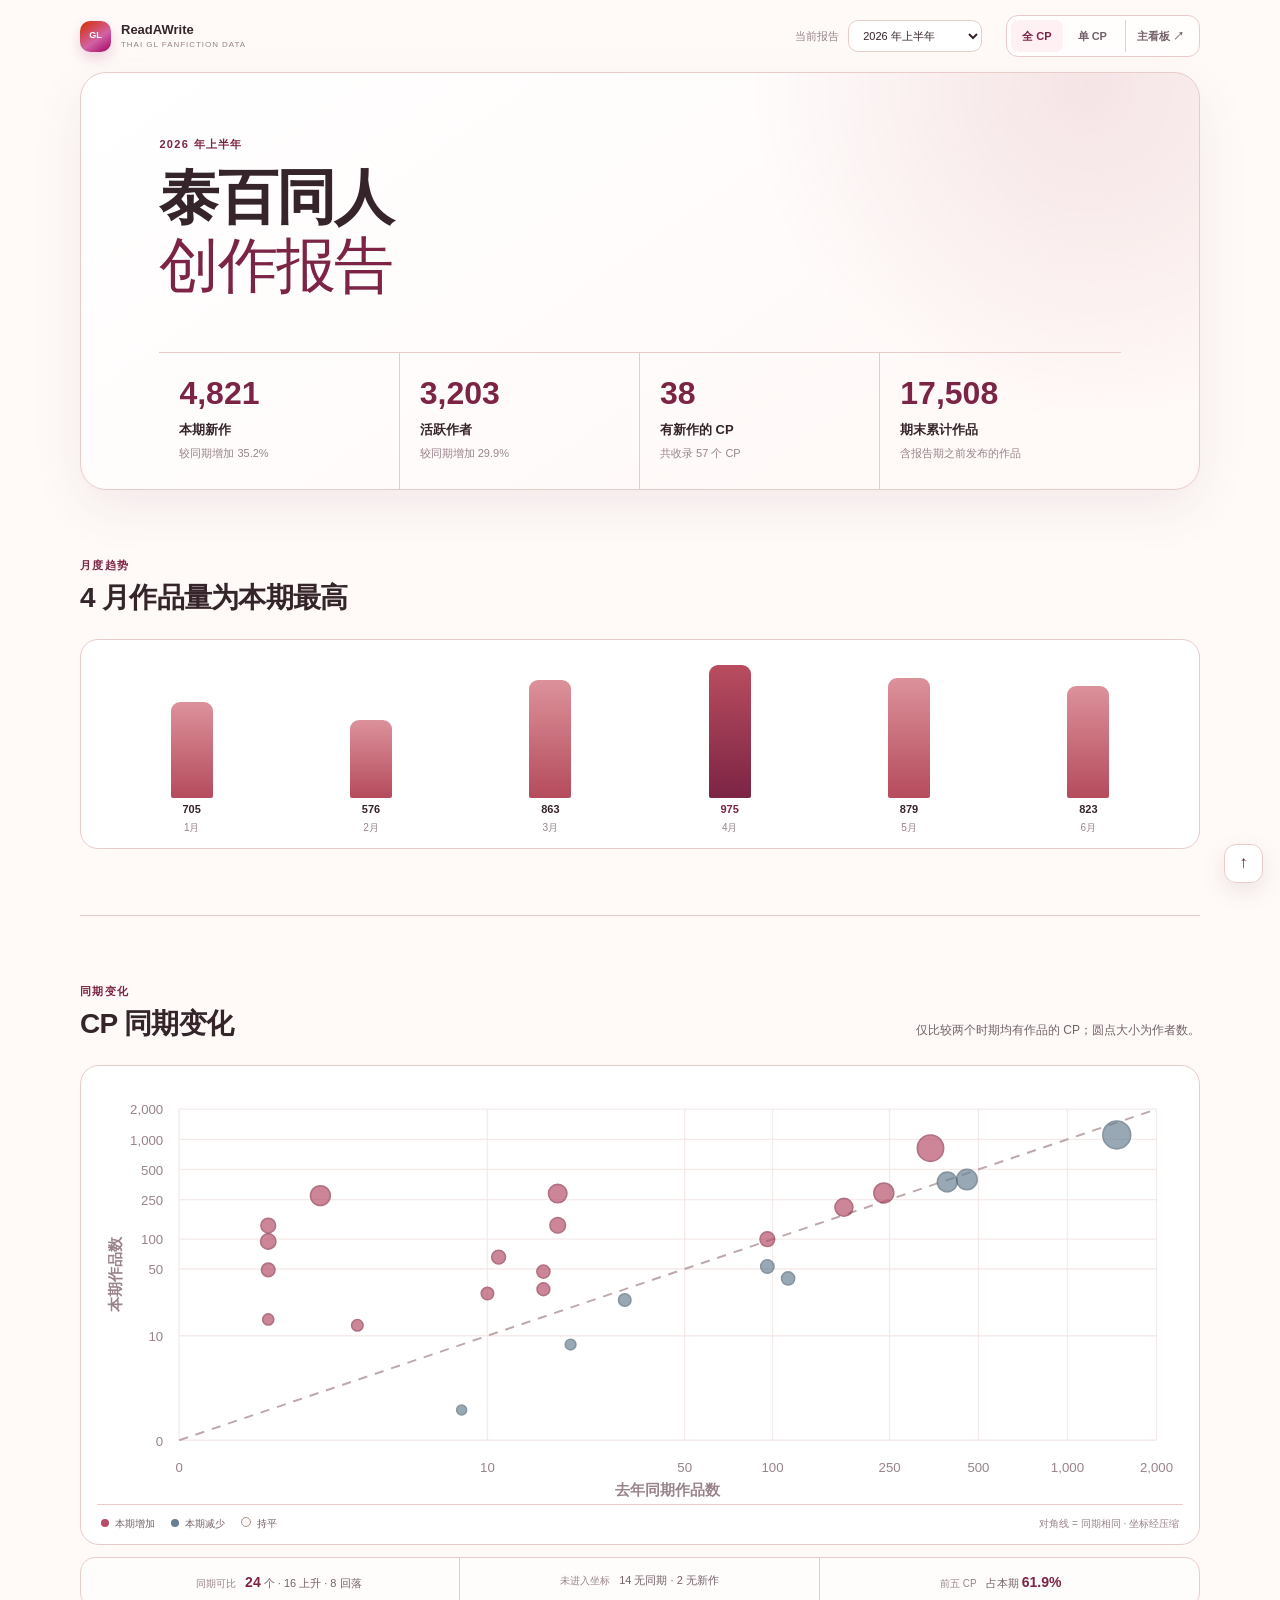
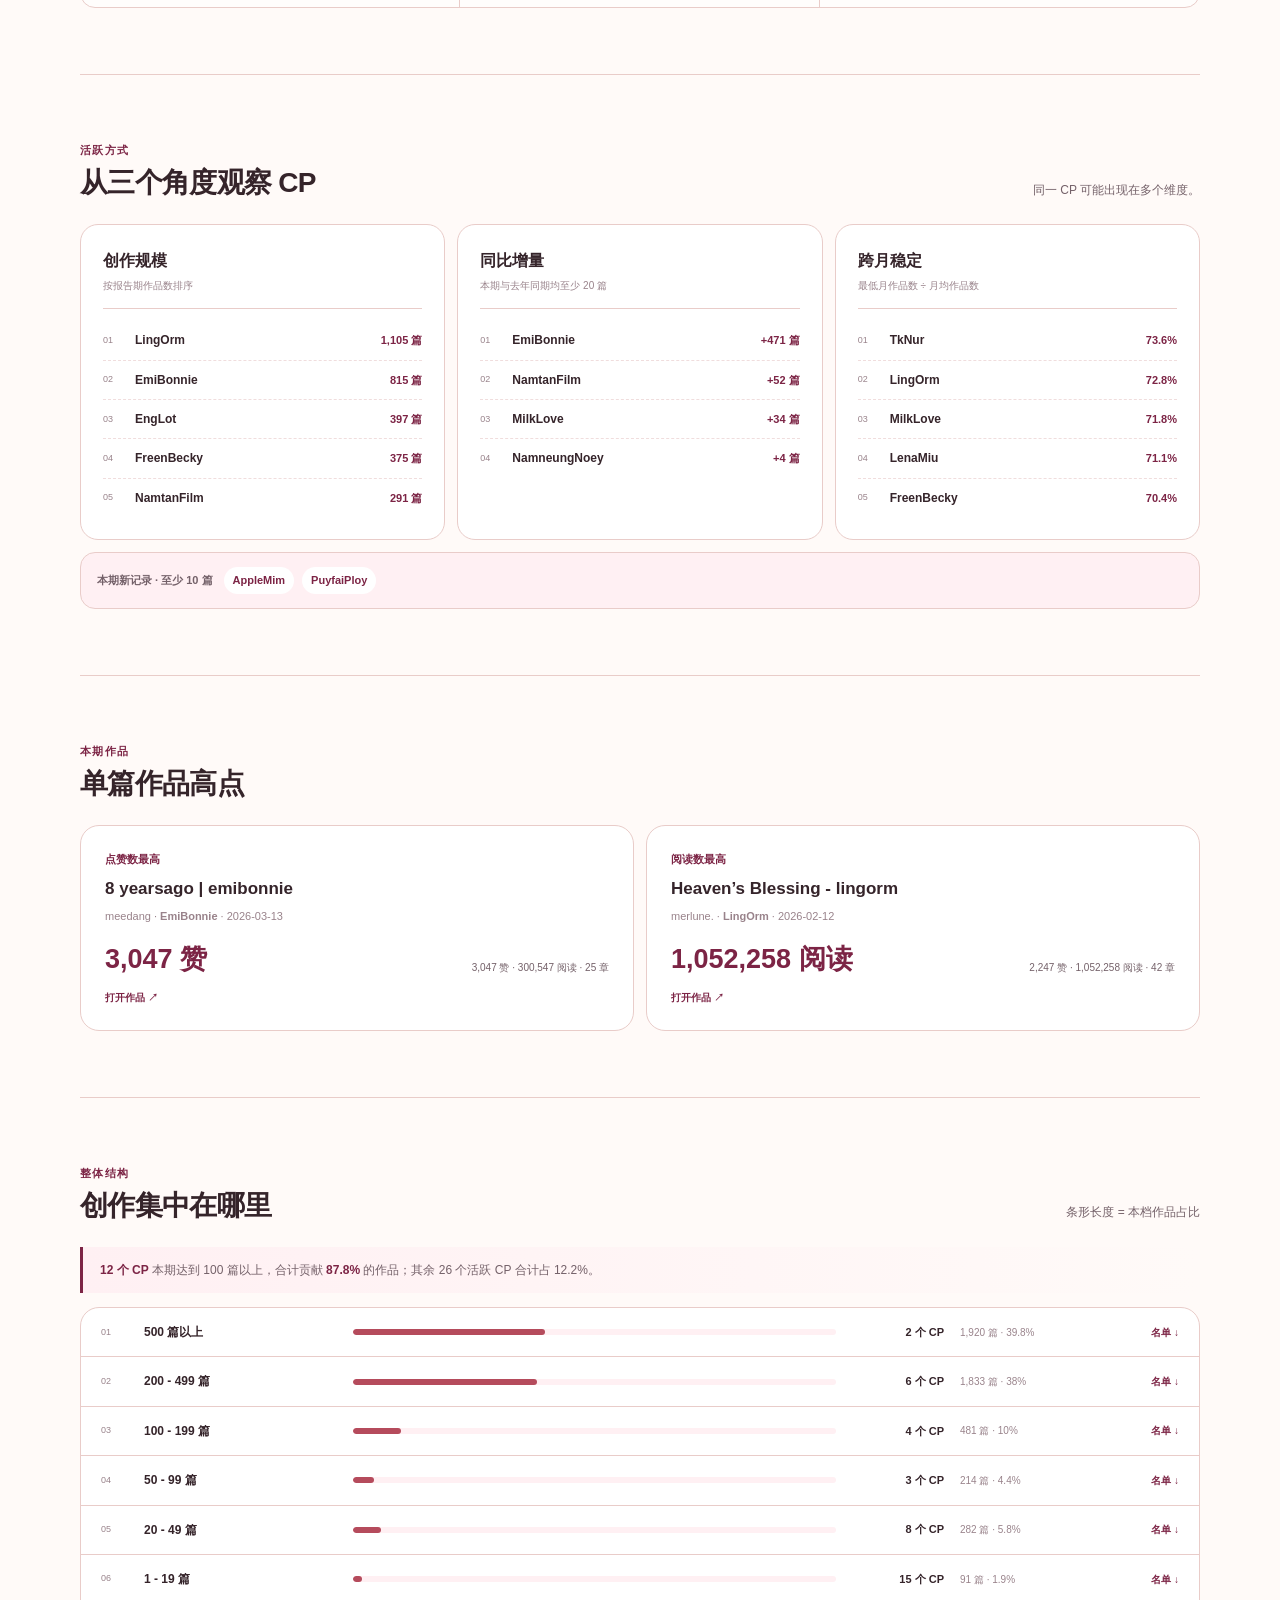
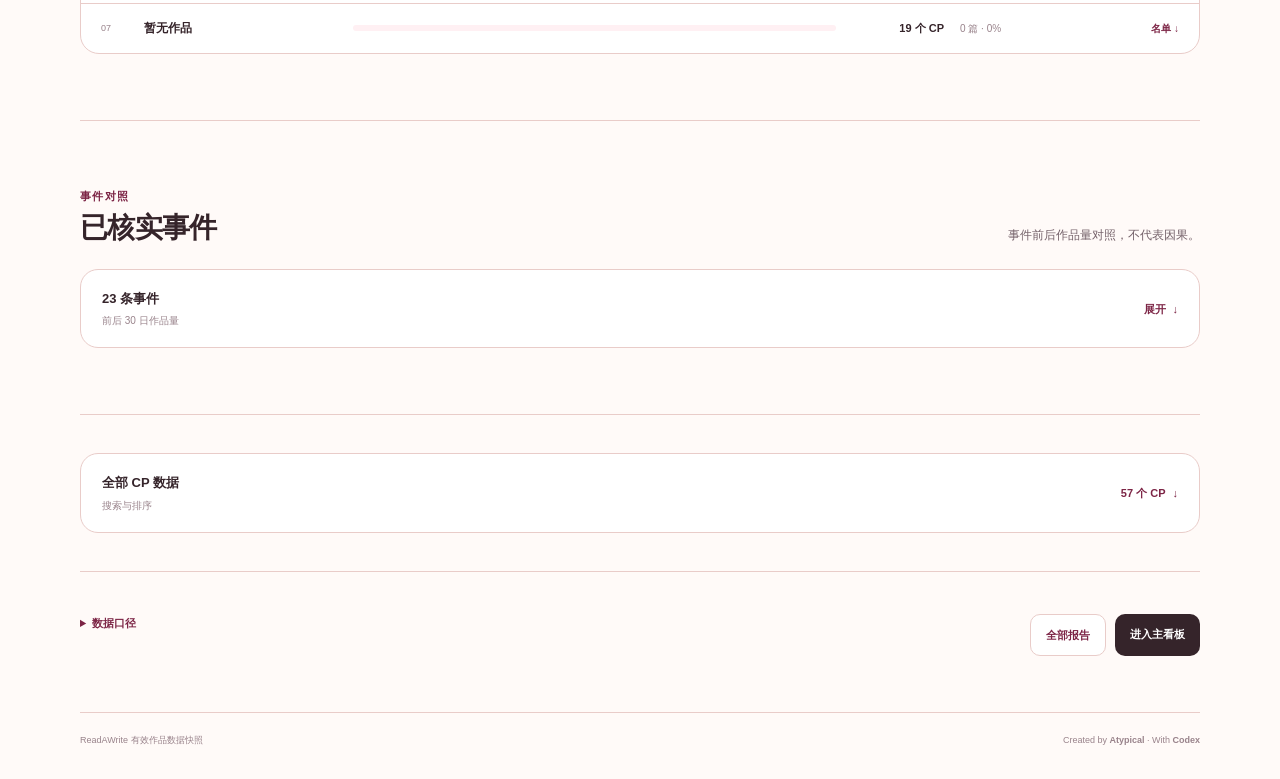
<file: reports/report.html>
<!doctype html>
<html lang="zh-CN">
<head>
  <meta charset="utf-8">
  <meta name="viewport" content="width=device-width,initial-scale=1">
  <meta name="description" content="ReadAWrite Thai GL 全 CP 数据报告">
  <title>全 CP 数据报告｜ReadAWrite Thai GL</title>
  <link rel="stylesheet" href="report.css?v=a42790b29f07">
</head>
<body>
  <header class="report-top shell">
    <a class="report-brand" href="../index.html" aria-label="进入 ReadAWrite 主看板"><i>GL</i><span><strong>ReadAWrite</strong><small>THAI GL FANFICTION DATA</small></span></a>
    <div class="period-switch"><span>当前报告</span><select id="periodSelect" aria-label="切换报告周期"></select></div>
    <nav class="report-nav" aria-label="页面导航"><a class="active" aria-current="page" href="index.html">全 CP</a><a href="cp.html">单 CP</a><a class="dashboard-link" href="../index.html">主看板 ↗</a></nav>
  </header>
  <main class="shell" id="reportApp"><section class="loading-card" aria-live="polite"><p>正在加载报告…</p></section></main>
  <footer class="report-footer shell"><span>ReadAWrite 有效作品数据快照</span><span>Created by <b>Atypical</b> · With <b>Codex</b></span></footer>
  <a class="back-to-top" href="#" aria-label="返回顶部" title="返回顶部">↑</a>
  <script src="report-catalog.js"></script>
  <script src="report.js?v=6a73b3634637"></script>
</body>
</html>
</file>
<file: style.css>
:root {
    --bg-page:#fff9f8; --bg-card:#fff; --bg-soft:#fff2ee; --border:#f0deda; --border-light:#f8ebe8;
    --text-main:#332226; --text-muted:#786369; --text-sub:#a68d93; --accent:#a30262; --accent-hover:#7f034e;
    --accent-bg:#fbe7f2; --rose:#d162a4; --rose-soft:#fcebf4; --blue:#b74478; --blue-soft:#fae8ef;
    --gold:#e88745; --radius:18px; --shadow-sm:0 2px 8px rgba(105,35,51,.04);
    --shadow-card:0 14px 40px rgba(105,35,51,.07);
}
*{box-sizing:border-box} html{scroll-behavior:smooth} body{margin:0;color:var(--text-main);background:var(--bg-page);font-family:Inter,"Segoe UI","Microsoft YaHei UI","Microsoft YaHei","PingFang SC",sans-serif;line-height:1.6}
body::before{content:"";position:absolute;inset:0 0 auto;height:650px;background:linear-gradient(180deg,rgba(255,154,86,.13),rgba(255,255,255,.34) 36%,rgba(211,98,164,.10) 70%,transparent);pointer-events:none;z-index:-1}
.site-header{max-width:1380px;margin:auto;padding:22px 40px;display:flex;align-items:center;justify-content:space-between;gap:24px}
.brand{display:flex;align-items:center;gap:11px;color:inherit;text-decoration:none}.brand-mark{display:grid;place-items:center;width:38px;height:38px;border-radius:13px;background:linear-gradient(145deg,#d52d00,#d162a4 58%,#a30262);color:#fff;font-size:12px;font-weight:700;box-shadow:0 8px 18px rgba(163,2,98,.18)}
.brand:hover strong{color:var(--accent)}
.daily-draw-layer{position:fixed;inset:0;z-index:1000;display:grid;place-items:center;padding:20px;background:rgba(255,249,248,.58);backdrop-filter:blur(7px)}.daily-draw-layer[hidden]{display:none}.daily-draw-close{position:absolute;top:22px;right:26px;border:0;background:transparent;color:var(--text-muted);font:inherit;font-size:28px;cursor:pointer}.daily-draw-card{position:relative;width:min(390px,100%);min-height:400px;padding:34px;border:1px solid rgba(223,183,195,.75);border-radius:24px;background:linear-gradient(145deg,rgba(255,255,255,.96),rgba(255,246,248,.88));box-shadow:0 26px 70px rgba(99,45,64,.18);overflow:hidden;animation:daily-card-in .68s cubic-bezier(.2,.8,.2,1)}.daily-draw-glow{position:absolute;top:-110px;right:-100px;width:260px;height:260px;border-radius:50%;background:radial-gradient(circle,rgba(209,98,164,.24),transparent 68%);pointer-events:none}.daily-draw-kicker,.daily-work-label{display:block;color:var(--accent);font-size:10px;letter-spacing:.14em}.daily-draw-card h2{margin:12px 0 19px;font-size:38px;font-weight:500;letter-spacing:-.03em}.daily-draw-rule{width:42px;height:2px;margin-bottom:28px;background:linear-gradient(90deg,#d52d00,#d162a4)}.daily-work-label{margin-bottom:8px;color:var(--text-sub)}.daily-work-title{display:block;margin-bottom:5px;color:var(--text-main);font-size:18px;font-weight:600;text-decoration:none}.daily-work-title:hover{color:var(--accent);text-decoration:underline}.daily-work-author{color:var(--text-muted);font-size:12px}.daily-work-meta{display:flex;gap:16px;margin-top:18px;color:var(--text-sub);font-size:11px;font-variant-numeric:tabular-nums}.daily-draw-again{position:absolute;bottom:30px;left:34px;padding:4px 0;border:0;border-bottom:1px solid #c9789a;background:transparent;color:var(--accent);font:inherit;font-size:11px;cursor:pointer}@keyframes daily-card-in{from{opacity:0;transform:translateY(20px) scale(.96) rotateX(7deg)}to{opacity:1;transform:none}}@media(prefers-reduced-motion:reduce){.daily-draw-card{animation:none}}
.brand strong,.brand small{display:block}.brand strong{font-family:"Microsoft YaHei UI","Microsoft YaHei","PingFang SC",sans-serif;font-size:15px;font-weight:600;letter-spacing:.015em}.brand small{font-size:10px;color:var(--text-sub);letter-spacing:.12em;margin-top:-2px}
.site-header-actions{display:flex;align-items:center;gap:1px;padding:3px;border:1px solid var(--border);border-radius:14px;background:rgba(255,255,255,.82);box-shadow:0 5px 16px rgba(105,35,51,.045)}.header-data-info .data-info-popover{right:-4px;left:auto}.header-icon-button{display:flex;width:auto;height:32px;flex:0 0 auto;align-items:center;justify-content:center;gap:6px;padding:0 9px;border:0;border-radius:10px;background:transparent;color:var(--text-muted);font:inherit;line-height:1;text-decoration:none;cursor:pointer;transition:background-color .18s ease,color .18s ease}.header-icon{display:grid;width:17px;height:17px;place-items:center}.header-icon svg{width:17px;height:17px;overflow:visible;fill:none;stroke:currentColor;stroke-width:1.65;stroke-linecap:round;stroke-linejoin:round}.header-icon .theme-glyph-fill{fill:currentColor;stroke:none;opacity:.22}.theme-toggle[aria-pressed="true"] .theme-glyph{transform:rotate(180deg)}.theme-glyph{transition:transform .24s ease}.header-action-label{font-size:10px;font-weight:600}.header-icon-button:hover,.header-icon-button:focus-visible,.header-icon-button[aria-expanded="true"]{background:var(--accent-bg);color:var(--accent)}.header-icon-button:focus-visible{outline:2px solid rgba(163,2,98,.22);outline-offset:1px}.header-data-info .data-info-trigger{padding:0 9px;border:0;border-radius:10px;background:transparent;color:var(--text-muted);box-shadow:none}.header-data-info .data-info-trigger:hover,.header-data-info .data-info-trigger:focus-visible,.header-data-info .data-info-trigger[aria-expanded="true"]{border:0;background:var(--accent-bg);color:var(--accent)}
.theme-toggle{border-radius:11px}.theme-toggle:hover{background:var(--accent-bg);color:var(--accent)}
main{max-width:1380px;margin:auto;padding:0 40px 64px}.hero{min-height:0;padding:34px 6% 30px;display:block}
.eyebrow,.section-kicker,.focus-overline{font-size:10px;letter-spacing:.16em;color:var(--accent);font-weight:700}.hero-title-row{display:flex;align-items:center;gap:16px;flex-wrap:wrap;margin:12px 0 16px}.hero h1{font-family:"Microsoft YaHei UI","Microsoft YaHei","PingFang SC",sans-serif;font-size:clamp(36px,4.4vw,56px);line-height:1.2;letter-spacing:-.025em;font-weight:500;margin:0;max-width:760px}.hero-copy>p{max-width:620px;color:var(--text-muted);font-size:15px;margin:0}.data-info{position:relative;display:flex;align-items:center}.data-info-trigger{border:1px solid #e4bed0;border-radius:999px;background:#fff0f5;color:var(--accent);padding:8px 13px;font:inherit;font-size:12px;font-weight:500;cursor:pointer;box-shadow:0 4px 12px rgba(163,2,98,.07)}.data-info-trigger:hover,.data-info-trigger[aria-expanded="true"]{background:var(--accent);border-color:var(--accent);color:#fff}.data-info-popover{position:absolute;left:0;top:calc(100% + 9px);z-index:50;width:min(520px,calc(100vw - 40px));padding:15px 17px;background:#fff;border:1px solid var(--border);border-radius:14px;box-shadow:0 18px 50px rgba(73,35,49,.16);color:var(--text-muted)}.data-info-header{display:flex;align-items:center;justify-content:space-between;margin-bottom:7px}.data-info-header strong{font-size:13px;color:var(--text-main)}.data-info-header button{border:0;background:transparent;color:var(--text-sub);font:inherit;font-size:20px;line-height:1;cursor:pointer}.data-info-popover dl{margin:0}.data-info-popover dl>div{display:grid;grid-template-columns:72px minmax(0,1fr);gap:7px;font-size:11px;line-height:1.55;margin:6px 0}.data-info-popover dt{font-weight:600;color:var(--text-main);text-align:right}.data-info-popover dd{margin:0}
.hero-actions{display:flex;align-items:end;gap:10px;flex-wrap:wrap}.quick-picker{display:flex;flex-direction:column;gap:5px}.quick-picker span,.focus-picker span{font-size:10px;color:var(--text-sub);letter-spacing:.08em}.hero-search{min-width:260px}.primary-button,.text-button,.btn-action{font:inherit;cursor:pointer}.primary-button{border:0;border-radius:10px;background:var(--text-main);color:#fff;padding:10px 18px;font-size:13px;font-weight:600;box-shadow:0 8px 18px rgba(40,32,45,.14)}.primary-button:hover{background:var(--accent-hover)}.text-button{border:0;background:transparent;color:var(--accent);padding:10px;font-size:12px}
.hero-orbit{position:relative;width:290px;height:290px;justify-self:center}.orbit{position:absolute;border:1px solid rgba(163,2,98,.16);border-radius:50%;inset:10px;transform:rotate(-15deg)}.orbit-two{inset:35px -5px;transform:rotate(43deg);border-color:rgba(239,118,39,.2)}.hero-heart{position:absolute;inset:58px;display:grid;place-items:center;align-content:center;background:linear-gradient(180deg,#d52d00 0 14.28%,#ef7627 14.28% 28.56%,#ff9a56 28.56% 42.84%,#fff 42.84% 57.12%,#d162a4 57.12% 71.4%,#b55690 71.4% 85.68%,#a30262 85.68%);color:#3d242b;border-radius:50%;font-size:26px;font-weight:700;box-shadow:0 28px 60px rgba(163,2,98,.18)}.hero-heart span{font-size:10px;letter-spacing:.12em;margin-top:-3px}.spark{position:absolute;color:var(--gold)}.spark-one{top:24px;right:50px}.spark-two{bottom:37px;left:20px;color:var(--accent)}.spark-three{right:11px;bottom:84px;color:var(--rose)}
.kpi-grid{display:grid;grid-template-columns:repeat(4,1fr);gap:14px;margin:30px 0 52px}.kpi-card{background:rgba(255,255,255,.82);border:1px solid var(--border);border-radius:var(--radius);padding:20px 22px;box-shadow:var(--shadow-sm);backdrop-filter:blur(8px)}.kpi-card.featured{background:linear-gradient(135deg,#fff,#fbf0f7);border-color:#ead7eb}.kpi-label{font-size:11px;color:var(--text-muted);letter-spacing:.04em}.kpi-value{font-size:28px;line-height:1.2;font-weight:700;font-variant-numeric:tabular-nums;margin:7px 0 4px}.kpi-sub{font-size:11px;color:var(--text-sub)}
.section-heading{display:flex;align-items:end;justify-content:space-between;gap:18px;margin:46px 0 18px}.section-heading h2{font-size:23px;margin:3px 0 0;letter-spacing:-.02em}.section-heading>p{font-size:12px;color:var(--text-sub);margin:0}.discovery-section{margin-bottom:52px}.discovery-grid{display:grid;grid-template-columns:repeat(3,1fr);gap:16px}.discovery-card{text-align:left;border:1px solid var(--border);background:#fff;border-radius:var(--radius);padding:22px;cursor:pointer;display:grid;grid-template-columns:auto 1fr;column-gap:13px;box-shadow:var(--shadow-sm);transition:transform .2s ease,box-shadow .2s ease,border-color .2s ease}.discovery-card:hover{transform:translateY(-3px);box-shadow:var(--shadow-card);border-color:#dac7df}.discovery-icon{grid-row:1/5;width:38px;height:38px;border-radius:12px;display:grid;place-items:center;font-size:18px}.discovery-icon.warm{background:var(--rose-soft);color:var(--rose)}.discovery-icon.violet{background:var(--accent-bg);color:var(--accent)}.discovery-icon.blue{background:var(--blue-soft);color:var(--blue)}.discovery-label{font-size:10px;color:var(--text-sub);letter-spacing:.06em}.discovery-card strong{font-size:20px;margin-top:2px}.discovery-card small{font-size:11px;color:var(--text-muted)}.card-link{font-size:11px;color:var(--accent);margin-top:13px}
.panel,.card,.focus-card{background:var(--bg-card);border:1px solid var(--border);border-radius:var(--radius);box-shadow:var(--shadow-card)}.panel{margin:0 0 48px;overflow:hidden}.filter-header-bar{width:100%;border:0;background:#fff;padding:17px 20px;display:flex;align-items:center;justify-content:space-between;color:var(--text-main);cursor:pointer}.filter-header-bar span:first-child{display:flex;align-items:center;gap:10px}.filter-header-bar b{font-size:13px}.filter-header-bar small{font-size:11px;color:var(--text-sub);font-weight:400}.filter-header-bar>span:last-child{font-size:11px;color:var(--accent)}.filter-content{border-top:1px solid var(--border-light);padding:20px}.control-row{display:flex;align-items:flex-start;gap:18px;margin-bottom:16px}.control-label{flex:0 0 82px;padding-top:6px;font-size:12px;font-weight:600;color:var(--text-muted)}.control-body{flex:1;min-width:0}.btn-group{display:flex;gap:7px;flex-wrap:wrap;align-items:center;margin-bottom:8px}.btn-action{padding:5px 11px;font-size:11px;border-radius:8px;border:1px solid var(--border);background:#fff;color:var(--text-muted)}.btn-action:hover{background:var(--accent-bg);border-color:#d9bfdc;color:var(--accent)}.filter-footer{display:flex;justify-content:space-between;align-items:center;margin-top:10px}.divider{color:var(--border)}.helper{font-size:11px;color:var(--text-sub)}
select,.search-input,.table-search-input{font:inherit;border:1px solid var(--border);border-radius:9px;background:#fff;color:var(--text-main);padding:7px 11px;font-size:12px;outline:none}select:focus,.search-input:focus,.table-search-input:focus{border-color:var(--accent);box-shadow:0 0 0 3px rgba(154,92,163,.1)}.search-input{width:180px}.search-input.small{width:78px}.multiselect-box{max-height:90px;overflow:auto;border:1px solid var(--border-light);border-radius:10px;padding:9px 11px;background:#fcfafc;display:flex;flex-wrap:wrap;gap:8px 14px}.multiselect-box.compact-group{max-height:270px;display:block}.checkbox-item{display:inline-flex;align-items:center;gap:5px;font-size:12px;color:var(--text-muted);cursor:pointer}.checkbox-item input{accent-color:var(--accent)}.chip{padding:4px 10px;border:1px solid var(--border);background:#fff;border-radius:999px;font-size:11px;color:var(--text-muted);cursor:pointer}.ym-grid{display:grid;grid-template-columns:40px repeat(12,minmax(0,1fr));gap:3px;max-width:470px;font-size:10.5px;font-variant-numeric:tabular-nums}.ym-grid button{padding:0;border:0;background:none;color:var(--text-muted);font:inherit;cursor:pointer}.ym-grid .ym-head{height:16px;color:var(--text-sub)}.ym-grid .ym-year{text-align:left;color:var(--text-sub)}.ym-grid .ym-year.full{color:var(--accent);font-weight:700}.ym-grid .ym-year.partial{color:var(--text-main);font-weight:600}.ym-grid .ym-head:hover,.ym-grid .ym-year:hover{color:var(--accent)}.ym-grid .ym-cell{height:18px;border:1px solid var(--border);border-radius:4px;background:#fff}.ym-grid .ym-cell.on{border-color:#ecbfd3}.ym-grid .ym-cell:not(.empty):hover{outline:1px solid var(--accent);outline-offset:1px}.ym-grid .ym-cell.empty{border-style:dashed;opacity:.35;cursor:default}.ym-help{margin:6px 0 0;font-size:10.5px}
.chip.active{background:var(--accent);border-color:var(--accent);color:#fff}
.grid-equal-2{display:grid;grid-template-columns:1fr 1fr;gap:18px}.card{padding:21px 22px;overflow:hidden}.wide-card{margin-top:18px}.card-header{display:flex;justify-content:space-between;align-items:flex-start;gap:14px;margin-bottom:14px}.card h3{font-size:15px;margin:0}.sub{font-size:11px;color:var(--text-sub);margin:3px 0 0}.chart-scroll{max-height:400px;overflow-y:auto}.chart-legend{display:flex;flex-wrap:wrap;gap:7px 11px;font-size:10px;margin:9px 0}.chart-legend-button{display:inline-flex;align-items:center;gap:5px;border:0;background:transparent;padding:2px;color:var(--text-muted);font:inherit;cursor:pointer}.chart-legend-button span{width:8px;height:8px;border-radius:50%}.chart-legend-button b{font-weight:500}.chart-legend-button:hover{color:var(--accent)}.trend-split-container{display:grid;gap:12px}.trend-sub-card{background:#fcfafc;border:1px solid var(--border-light);border-radius:13px;padding:14px}.trend-sub-title{display:flex;justify-content:space-between;align-items:center;gap:10px;font-size:12px;font-weight:600;margin-bottom:7px}.trend-sub-title span:last-child,.trend-sub-title small{font-size:10px;color:var(--text-sub);font-weight:400}#growthTotalChart{width:100%;height:130px}#growthChart{width:100%;height:260px}.heatmap-wrapper{display:flex;border:1px solid var(--border);border-radius:12px;background:#fff;overflow:hidden}.heatmap-fixed-labels{flex-shrink:0;width:118px;background:#fcfafc;border-right:1px solid var(--border);z-index:2}.heatmap-scroll-area{flex:1;overflow-x:auto;overflow-y:hidden}
.likes-company-legend{display:flex;flex-wrap:wrap;gap:8px 14px;margin:9px 0;font-size:10px}.likes-company-group{display:flex;align-items:center;gap:5px;padding-right:10px;border-right:1px solid var(--border-light)}.likes-company-name{color:var(--text-sub);font-weight:600}.likes-company-items{display:flex;flex-wrap:wrap;gap:3px}.likes-others{align-self:center}.likes-series,.cp-point,.chart-legend-button{transition:opacity .12s ease}
.interaction-tip{display:flex;align-items:center;gap:7px;flex-wrap:wrap;margin:-5px 0 15px;padding:10px 13px;border:1px solid #edcbd6;border-radius:11px;background:#fff0f4;color:var(--text-muted);font-size:11px}.interaction-tip>span:first-child{display:grid;place-items:center;width:22px;height:22px;border-radius:50%;background:var(--accent);color:#fff;font-size:13px}.interaction-tip strong{color:var(--accent);font-weight:700}
.focus-section{margin-top:68px}.focus-card{padding:26px;border-color:#ddc8df;position:relative;overflow:hidden}.focus-card::before{content:"";position:absolute;right:-70px;top:-90px;width:230px;height:230px;background:radial-gradient(circle,rgba(217,183,224,.24),transparent 67%);pointer-events:none}.focus-header,.focus-stats,.scatter-container,.table-toolbar,.article-table-wrap{position:relative;z-index:1}.focus-header{display:flex;justify-content:space-between;gap:20px;align-items:end}.focus-title-line{display:flex;align-items:center}.focus-header h3{font-size:28px;line-height:1.25;letter-spacing:-.02em;color:var(--accent);margin:2px 0 0}.focus-header p{font-size:11px;color:var(--text-sub);margin:0}.focus-picker{display:flex;flex-direction:column;gap:5px}.focus-picker select{min-width:210px;font-weight:600;color:var(--accent)}.focus-stats{display:grid;grid-template-columns:repeat(4,1fr);gap:1px;background:var(--border-light);border:1px solid var(--border-light);border-radius:13px;overflow:hidden;margin:18px 0}.focus-stats>div{background:#fff;padding:13px 16px}.focus-stats span,.focus-stats strong{display:block}.focus-stats span{font-size:10px;color:var(--text-sub)}.focus-stats strong{font-size:17px;margin-top:2px}.scatter-container{margin:22px 0}.scatter-heading{display:flex;justify-content:space-between;align-items:end;font-size:12px;font-weight:600}.table-toolbar{display:flex;justify-content:space-between;align-items:center;gap:12px;margin:18px 0 11px}.table-title{display:flex;align-items:center;gap:10px}.table-title strong{font-size:13px}.table-title span{font-size:11px;color:var(--text-sub)}.table-search-input{width:220px}.article-table-wrap{max-height:440px;overflow:auto;border:1px solid var(--border);border-radius:12px}.article-table{width:100%;min-width:720px;border-collapse:collapse;font-size:12px;table-layout:fixed}.article-table th{position:sticky;top:0;z-index:2;background:#faf7fb;color:var(--text-muted);font-weight:600;text-align:left;padding:11px 14px;border-bottom:1px solid var(--border)}.article-table td{padding:10px 14px;border-bottom:1px solid var(--border-light);vertical-align:top}.article-table tr:hover{background:#fcf8fc}.article-table th:first-child{width:34%}.article-table th:nth-child(2){width:17%}.article-table th:nth-child(3){width:14%}.article-table th.number{text-align:right}.article-table th.center{text-align:center}.number{text-align:right}.center{text-align:center}.title-cell a{color:var(--accent);text-decoration:none;font-weight:600;display:block;white-space:nowrap;overflow:hidden;text-overflow:ellipsis}.title-cell a:hover{color:var(--accent-hover);text-decoration:underline}.title-cell span.plain-title,.author-text{display:block;white-space:nowrap;overflow:hidden;text-overflow:ellipsis}.title-cell .dup-note{display:block;font-size:10px;color:var(--text-sub);white-space:normal}.author-text{color:var(--text-muted)}.tag-status{display:inline-block;padding:2px 7px;border-radius:5px;font-size:10px}.tag-end{background:#e9f6ef;color:#377456}.tag-ongoing{background:#fff4df;color:#986923}
.lenamiu-easter-egg{position:absolute;inset:0;overflow:hidden;pointer-events:none;z-index:0}.lenamiu-emoji-mark{position:absolute;opacity:0;filter:blur(1px);font-family:"Apple Color Emoji","Segoe UI Emoji",sans-serif;transform:translate(-50%,-50%) translateY(8px) scale(.72) rotate(var(--rotation));animation:lenamiu-emoji-peek 2.45s ease-in-out var(--delay) forwards}@keyframes lenamiu-emoji-peek{0%{opacity:0;transform:translate(-50%,-50%) translateY(8px) scale(.72) rotate(var(--rotation))}28%{opacity:.27;transform:translate(-50%,-50%) translateY(0) scale(1) rotate(var(--rotation))}66%{opacity:.22;transform:translate(-50%,-50%) translateY(-2px) scale(1.03) rotate(var(--rotation))}100%{opacity:0;transform:translate(-50%,-50%) translateY(-5px) scale(.95) rotate(var(--rotation))}}
.focus-header.lenamiu-clickable{cursor:pointer}
.focus-picker-row{display:flex;align-items:center;gap:7px}.focus-combobox{position:relative;flex:1;min-width:240px}.focus-combobox .search-input{width:100%;padding-right:36px}.focus-combobox>button{position:absolute;top:1px;right:1px;width:34px;height:34px;border:0;background:transparent;color:var(--accent);font:inherit;cursor:pointer}.focus-cp-options{position:absolute;top:calc(100% + 6px);right:0;left:0;z-index:30;max-height:272px;overflow-y:auto;padding:5px;border:1px solid var(--border);border-radius:10px;background:rgba(255,255,255,.98);box-shadow:var(--shadow-card);backdrop-filter:blur(10px)}.focus-cp-options[hidden]{display:none}.focus-cp-option{display:flex;width:100%;min-height:34px;align-items:center;padding:6px 9px;border:0;border-radius:7px;background:transparent;color:var(--text-main);font:inherit;font-size:13px;text-align:left;cursor:pointer}.focus-cp-option:hover,.focus-cp-option:focus{background:var(--accent-bg);color:var(--accent);outline:none}.focus-cp-empty{padding:10px;color:var(--text-sub);font-size:12px}.focus-tool-button{flex:0 0 auto;border:1px solid var(--border);border-radius:9px;background:#fff;color:var(--text-muted);padding:7px 10px;font:inherit;font-size:11px;cursor:pointer}.focus-tool-button:hover{border-color:var(--accent);color:var(--accent);background:var(--accent-bg)}.focus-tool-button.random{color:var(--accent);border-color:#dec7e1}
.catalog-section{margin-top:58px}.catalog-grid{display:grid;grid-template-columns:repeat(3,minmax(0,1fr));gap:14px}.catalog-company{background:#fff;border:1px solid var(--border);border-radius:var(--radius);padding:17px 18px}.catalog-company h3{display:flex;justify-content:space-between;align-items:center;margin:0 0 11px;font-size:13px}.catalog-company h3 span{font-size:10px;color:var(--text-sub);font-weight:400}.catalog-cps{display:flex;flex-wrap:wrap;gap:7px}.catalog-cp{border:1px solid var(--border-light);border-radius:999px;background:#fff;padding:5px 9px;color:var(--text-muted);font:inherit;font-size:11px;cursor:pointer}.catalog-cp:hover{border-color:var(--accent);color:var(--accent);background:var(--accent-bg)}.catalog-cp.zero{color:var(--text-sub);border-style:dashed;background:#fdfafa}.catalog-cp b{font-weight:500}.catalog-cp small{margin-left:4px;color:var(--text-sub)}
.focus-picker .search-input{min-width:240px;font-weight:500;color:var(--accent)}.focus-picker .search-input::placeholder{font-size:11px;font-weight:400;color:var(--text-sub)}.coverage-note{margin:34px 0 6px;text-align:center;color:var(--text-sub);font-size:11px}.data-note ul{margin:6px 0 0;padding-left:18px;max-width:980px}.data-note li{font-size:11px;margin:3px 0}.data-note.front-note ul{display:block;max-width:none;line-height:1.48}
.data-note{margin:38px 0 0;padding:17px 20px;background:transparent;border-left:2px solid #d7bfdb;color:var(--text-muted)}.data-note strong{font-size:12px}.data-note p{font-size:11px;margin:3px 0 0;max-width:860px}footer{max-width:1300px;margin:auto;padding:20px 0 32px;border-top:1px solid var(--border);display:flex;justify-content:space-between;gap:12px;font-size:10px;color:var(--text-sub)}footer .footer-disclaimer{flex:1;text-align:center}footer strong{color:var(--text-muted)}#sourceFreshness.source-stale{color:#a64f3b;font-weight:700}
.tooltip{position:fixed;padding:9px 12px;max-width:320px;font-size:11px;background:#2d2631;color:#fff;border-radius:8px;pointer-events:none;opacity:0;z-index:999;box-shadow:0 10px 30px rgba(0,0,0,.22)}.axis text{font-size:10px;fill:var(--text-muted)}.axis line,.axis path{stroke:var(--border)}.growth-legend-row{display:flex;align-items:center;gap:5px;cursor:pointer;color:var(--text-muted)}.growth-legend-swatch{width:15px;height:3px;border-radius:2px}
.cp-company-group{background:#fff!important;border-color:var(--border)!important}.cp-company-group span[style*="color: var(--accent)"]{color:var(--accent)!important}
button:focus-visible,a:focus-visible,input:focus-visible,select:focus-visible{outline:2px solid var(--accent);outline-offset:2px}
body,.site-header,.kpi-card,.panel,.card,.focus-card,.trend-sub-card,.filter-content{transition:background-color .2s ease,border-color .2s ease,box-shadow .2s ease}
html[data-theme="white"] body{--bg-page:#fff;--bg-card:#fff;--bg-soft:#fafafa;--border:#e7e4e5;--border-light:#f0edef;--text-main:#2f292b;--text-muted:#716b6d;--text-sub:#999295;--accent-bg:#f7f2f5;--rose-soft:#f8f4f6;--blue-soft:#f7f5f6;--shadow-sm:0 1px 5px rgba(40,34,36,.04);--shadow-card:0 7px 22px rgba(40,34,36,.05)}html[data-theme="white"] body::before{display:none}html[data-theme="white"] .kpi-card.featured{background:#fff;border-color:var(--border)}html[data-theme="white"] .filter-content,html[data-theme="white"] .multiselect-box,html[data-theme="white"] .trend-sub-card,html[data-theme="white"] .heatmap-fixed-labels,html[data-theme="white"] .article-table th{background:#fafafa}html[data-theme="white"] .interaction-tip{background:#fff;border-color:var(--border)}html[data-theme="white"] .focus-card::before{opacity:.3}html[data-theme="white"] .theme-toggle{background:transparent;color:var(--text-muted)}
.mobile-filter-actions,.mobile-line-break{display:none}.filter-content{position:relative;display:grid;grid-template-columns:1fr 1.25fr 1fr 1fr auto;align-items:end;gap:10px;background:#fcfafc}.filter-content .control-row{position:relative;display:block;margin:0;min-width:0}.filter-content .control-label{display:none}.mobile-filter-section-toggle{display:flex;width:100%;min-height:42px;align-items:center;justify-content:space-between;gap:10px;padding:7px 11px;border:1px solid var(--border);border-radius:9px;background:#fff;color:var(--text-main);font:inherit;text-align:left;cursor:pointer}.mobile-filter-section-toggle>span{font-size:11px;font-weight:600}.mobile-filter-section-toggle small{display:block;max-width:130px;overflow:hidden;color:var(--text-sub);font-size:9px;font-weight:400;text-overflow:ellipsis;white-space:nowrap}.mobile-filter-section-toggle::after{content:"⌄";color:var(--accent);font-size:10px}.control-row:not(.mobile-collapsed) .mobile-filter-section-toggle{border-color:#dcbfd0;background:var(--accent-bg);color:var(--accent)}.control-row:not(.mobile-collapsed) .mobile-filter-section-toggle::after{content:"⌃"}.filter-content .control-row.mobile-collapsed .control-body{display:none}.filter-content .control-body{position:absolute;top:calc(100% + 8px);left:0;z-index:30;width:380px;padding:14px;border:1px solid var(--border);border-radius:10px;background:#fff;box-shadow:var(--shadow-card)}.filter-content .control-row:nth-child(2) .control-body{width:520px}.filter-content .control-row:nth-child(3) .control-body{right:0;left:auto;width:390px}.filter-content .control-row:nth-child(4) .control-body{right:0;left:auto;width:470px}.filter-content>.filter-footer{display:flex;min-height:42px;align-items:center;gap:9px;margin:0;white-space:nowrap}#filterPanel{overflow:visible;border-radius:var(--radius)}.filter-header-bar{border-radius:var(--radius)}.filter-header-bar[aria-expanded="true"]{border-radius:var(--radius) var(--radius) 0 0}.filter-content{border-radius:0 0 var(--radius) var(--radius)}
@media(max-width:1024px){.hero{padding-left:0;padding-right:0}.kpi-grid{grid-template-columns:repeat(2,1fr)}.grid-equal-2{grid-template-columns:1fr}.catalog-grid{grid-template-columns:repeat(2,minmax(0,1fr))}}
@media(max-width:720px){
    .site-header{padding:12px 14px;gap:10px}.brand{gap:8px;min-width:0}.brand-mark{width:32px;height:32px;border-radius:10px}.brand strong{max-width:170px;overflow:hidden;font-size:12px;text-overflow:ellipsis;white-space:nowrap}.brand small{display:none}.site-header-actions{gap:0;padding:3px}.header-icon-button{width:32px;height:32px;flex-basis:32px;padding:0;border-radius:9px}.header-action-label{display:none}.header-data-info .data-info-trigger{padding:0}.header-data-info .data-info-popover{left:14px;right:14px}main{padding:0 14px 32px}
    .hero{min-height:0;padding:24px 0}.hero-title-row{gap:10px;margin:9px 0 8px}.hero h1{font-size:36px;margin:0}.hero-copy>p{margin-bottom:0}.data-info-trigger{padding:6px 10px}.data-info-popover{position:fixed;left:14px;right:14px;top:82px;width:auto;max-height:calc(100vh - 110px);overflow:auto}.data-info-popover dl>div{grid-template-columns:66px minmax(0,1fr);gap:6px;margin:8px 0}.hero-actions{align-items:stretch}.quick-picker,.hero-search,.primary-button{width:100%}
    .kpi-grid{grid-template-columns:1fr 1fr;gap:8px;margin-bottom:32px}.kpi-card{padding:12px}.kpi-value{font-size:21px;margin:4px 0 2px}.kpi-sub{line-height:1.35}
    .section-heading{align-items:flex-start;flex-direction:column;gap:2px;margin:30px 0 12px}.section-heading>p{display:none}.discovery-section{margin-bottom:32px}.discovery-grid{gap:9px}.discovery-card{padding:15px}
    .panel{margin-bottom:30px}.filter-header-bar{padding:13px 14px}.filter-content{padding:14px}.control-row{display:block;margin-bottom:12px}.control-label{display:block;margin-bottom:5px}.filter-header-bar small{display:none}
    .grid-equal-2{display:block}.grid-equal-2 .card+.card{margin-top:11px}.card{padding:14px 12px}.wide-card{margin-top:12px}.card-header{margin-bottom:9px;gap:8px}.card-header select{max-width:104px}.sub{line-height:1.35}
    .interaction-tip{margin:-2px 0 10px;padding:7px 9px;line-height:1.35}.interaction-tip>span:first-child{width:19px;height:19px}
    .chart-legend{flex-wrap:nowrap;overflow-x:auto;gap:5px 9px;margin:6px 0 0;padding-bottom:3px}.chart-legend-button{flex:0 0 auto}.trend-split-container{gap:9px}.trend-sub-card{padding:11px}.trend-sub-title{align-items:flex-start;flex-direction:column;gap:2px}
    .focus-section{margin-top:36px}.focus-card{padding:15px 12px}.focus-header{align-items:flex-start;flex-direction:column;gap:11px;padding-bottom:13px}.focus-header h3{font-size:27px}.focus-picker,.focus-picker select{width:100%}.focus-picker-row{width:100%;align-items:stretch;flex-wrap:wrap}.focus-combobox{flex-basis:100%;min-width:0}.focus-picker-row .search-input{flex:1;min-width:0}.focus-tool-button{flex:1;padding-left:9px;padding-right:9px}.focus-cp-options{max-height:238px}.focus-stats{grid-template-columns:1fr 1fr;margin:12px 0}.focus-stats>div{padding:10px 12px}.scatter-container{margin:14px 0}
    .table-toolbar{align-items:stretch;flex-direction:column;gap:8px;margin:13px 0 8px}.table-title{flex-wrap:wrap}.table-search-input{width:100%}.article-table-wrap{max-height:390px}.article-table{min-width:0;font-size:11px;table-layout:fixed}.article-table th,.article-table td{padding:9px 8px}.article-table th:first-child{width:52%}.article-table th:nth-child(3){width:29%}.article-table th:nth-child(4){width:19%}.article-table th:nth-child(2),.article-table td:nth-child(2),.article-table th:nth-child(5),.article-table td:nth-child(5),.article-table th:nth-child(6),.article-table td:nth-child(6){display:none}
    .heatmap-fixed-labels{width:98px}.heatmap-fixed-labels svg{width:98px}.coverage-note{margin-top:24px}.data-note{margin-top:24px;padding:13px 14px}.data-note.front-note{margin:0 0 22px}.data-note.front-note ul{display:block;line-height:1.5}.catalog-grid{grid-template-columns:1fr}footer{margin:0 14px;padding:16px 0 24px;flex-direction:column}
}
@media(max-width:420px){.hero h1{font-size:34px}.filter-footer{align-items:flex-start;flex-direction:column;gap:8px}.focus-stats{grid-template-columns:1fr 1fr}.focus-stats strong{font-size:15px}}

/* Final readability pass: keep identifiers and numeric columns stable at narrow widths. */
.heatmap-fixed-labels{box-shadow:2px 0 6px rgba(73,35,49,.05)}
.number{font-variant-numeric:tabular-nums}
.tooltip{max-width:min(300px,calc(100vw - 28px));overflow-wrap:anywhere;line-height:1.5}
.chart-legend-button b{max-width:170px;overflow:hidden;text-overflow:ellipsis;white-space:nowrap}
@media(max-width:720px){
    #growthLegend{display:flex;flex-wrap:nowrap;overflow-x:auto;white-space:nowrap;scrollbar-width:none}
    #growthLegend::-webkit-scrollbar{display:none}
    #growthLegend .chart-legend-button b{max-width:130px}
    .interaction-tip{display:grid;grid-template-columns:19px auto;align-items:center}
    .interaction-tip>span:last-child{grid-column:2;min-width:0}
}
@media(max-width:720px){
    .filter-header-bar span:first-child{min-width:0;align-items:flex-start;flex-direction:column;gap:0;text-align:left}.filter-header-bar small{display:block;width:100%;overflow:hidden;text-overflow:ellipsis;white-space:nowrap;font-size:10px}.filter-header-bar>span:last-child{flex:0 0 auto}
    .filter-content{padding:8px 12px 0}.filter-content .control-row{position:relative;display:block;margin:0;border-bottom:1px solid var(--border-light)}.control-row:last-of-type{border-bottom:0}.control-label{display:none}.mobile-filter-section-toggle{display:flex;width:100%;min-height:44px;align-items:center;justify-content:space-between;gap:12px;padding:9px 2px;border:0;background:transparent;color:var(--text-main);font:inherit;font-size:12px;font-weight:600;text-align:left;cursor:pointer}.mobile-filter-section-toggle small{max-width:none;color:var(--text-sub);font-size:10px;font-weight:400}.mobile-filter-section-toggle::after{content:"⌃";color:var(--accent);font-size:11px}.control-row:not(.mobile-collapsed) .mobile-filter-section-toggle{border-color:transparent;background:transparent;color:var(--text-main)}.control-row.mobile-collapsed .mobile-filter-section-toggle::after{content:"⌄"}.control-row.mobile-collapsed .control-body{display:none}.filter-content .control-body,.filter-content .control-row:nth-child(n) .control-body{position:static;right:auto;left:auto;width:auto;padding:2px 0 12px;border:0;border-radius:0;background:transparent;box-shadow:none}
    .mobile-secondary-action{display:none}.mobile-line-break{display:block;flex-basis:100%;height:0}.control-body>.btn-group{gap:6px}.control-body .btn-action{min-height:34px}.control-body #cpSearchInput{width:100%;min-height:38px}.multiselect-box{padding:8px;gap:8px 12px}#companyCheckboxList,#yearCheckboxList{display:flex;max-height:none;overflow-x:auto;overflow-y:hidden;flex-wrap:nowrap;overscroll-behavior-x:contain}#companyCheckboxList .checkbox-item,#yearCheckboxList .checkbox-item{flex:0 0 auto}#cpCheckboxList{max-height:210px;overscroll-behavior:contain}
    .filter-footer{margin:0;padding:12px 0}.filter-footer #resetBtn{display:none}.mobile-filter-actions{position:sticky;bottom:0;z-index:8;display:grid;grid-template-columns:auto minmax(0,1fr);gap:8px;margin:0 -12px;padding:10px 12px calc(10px + env(safe-area-inset-bottom));border-top:1px solid var(--border);background:rgba(255,255,255,.96);box-shadow:0 -8px 22px rgba(105,35,51,.07);backdrop-filter:blur(8px)}.mobile-filter-actions .btn-action,.mobile-filter-actions .primary-button{min-height:42px;padding:8px 12px}.mobile-filter-actions .primary-button{white-space:nowrap}
}
@media(max-width:720px){.focus-picker .search-input{width:100%;min-width:0}.focus-cp-options{position:relative;inset:auto;top:auto;margin-top:6px;max-height:216px}}
.focus-header{z-index:40}.focus-cp-options{z-index:50;max-height:216px;background:#fff;box-shadow:0 16px 34px rgba(88,55,84,.18)}.load-more-articles{display:block;margin:12px auto 0;padding:8px 18px;border:1px solid var(--border);border-radius:9px;background:#fff;color:var(--accent);font:inherit;font-size:11px;cursor:pointer}.load-more-articles:hover{border-color:var(--accent);background:var(--accent-bg)}.load-more-articles[hidden]{display:none}
.table-search-wrap{display:flex;align-items:stretch;gap:6px}.table-search-wrap .table-search-input{width:220px}.table-search-wrap button{border:1px solid var(--border);border-radius:9px;background:#fff;color:var(--text-muted);padding:0 11px;font:inherit;font-size:11px;cursor:pointer}.table-search-wrap button:hover{border-color:var(--accent);color:var(--accent);background:var(--accent-bg)}@media(max-width:720px){.table-search-wrap{width:100%}.table-search-wrap .table-search-input{width:auto;min-width:0;flex:1}}
.heatmap-cp-toggle{border:1px solid var(--border);border-radius:9px;background:#fff;color:var(--text-muted);padding:7px 10px;font:inherit;font-size:11px;cursor:pointer}.heatmap-cp-toggle:hover,.heatmap-cp-toggle[aria-expanded="true"]{border-color:var(--accent);color:var(--accent);background:var(--accent-bg)}.heatmap-cp-panel{margin:0 0 16px;padding:12px 14px;border:1px solid var(--border-light);border-radius:11px;background:var(--bg-soft)}.heatmap-cp-panel[hidden]{display:none}.heatmap-cp-checks{display:grid;grid-template-columns:repeat(4,minmax(0,1fr));gap:8px 14px}.heatmap-cp-panel-footer{display:flex;align-items:center;justify-content:space-between;gap:10px;margin-top:12px;padding-top:10px;border-top:1px solid var(--border-light);font-size:11px;color:var(--text-sub)}.heatmap-cp-panel-footer button{border:0;background:transparent;color:var(--accent);font:inherit;cursor:pointer}@media(max-width:720px){.heatmap-cp-checks{grid-template-columns:repeat(2,minmax(0,1fr))}.heatmap-cp-panel{padding:10px}}
.heatmap-cp-toggle{color:var(--text-main);padding:7px 11px;font-size:12px}
@media(max-width:720px){#heatmapCard .card-header{align-items:stretch;flex-direction:column}#heatmapCard .card-header .btn-group{display:grid;grid-template-columns:repeat(2,minmax(0,1fr));gap:7px;margin:0}#heatmapCard .card-header .btn-group select,#heatmapCard .card-header .btn-group button{width:100%;max-width:none}.table-title{display:grid;grid-template-columns:minmax(0,1fr) minmax(0,1fr);gap:7px;width:100%;align-items:center}.table-title strong{grid-column:1}.table-title>span{grid-column:2;text-align:right}.table-title select{width:100%;min-width:0}.table-search-wrap{margin-top:0}footer{align-items:center;gap:8px;text-align:center}footer .footer-disclaimer{width:100%;text-align:center}}
@media(prefers-reduced-motion:reduce){*{scroll-behavior:auto!important;transition:none!important}}
.back-to-top{position:fixed;right:18px;bottom:18px;z-index:70;display:grid;width:38px;height:38px;place-items:center;border:1px solid var(--border);border-radius:12px;background:rgba(255,255,255,.92);box-shadow:var(--shadow-sm);color:var(--accent);font-size:18px;text-decoration:none;backdrop-filter:blur(8px)}.back-to-top:hover{border-color:var(--accent);background:var(--accent-bg)}@media(max-width:720px){.back-to-top{right:12px;bottom:12px;width:36px;height:36px}}
.daily-draw-layer{background:rgba(255,249,248,.42);backdrop-filter:blur(5px)}.daily-draw-card{width:min(370px,calc(100vw - 28px));min-height:352px;padding:30px 30px 27px;border-radius:21px}.daily-draw-card h2{min-height:52px;margin:9px 0 0;font-size:34px;line-height:1.25;transition:opacity .16s ease,transform .16s ease}.daily-draw-status{display:block;margin:3px 0 16px;color:var(--text-sub);font-size:10px;letter-spacing:.08em}.daily-draw-rule{margin-bottom:21px}.daily-draw-result{transition:opacity .24s ease,transform .24s ease}.daily-draw-card.is-drawing h2{opacity:.72;transform:translateY(2px)}.daily-draw-card.is-drawing .daily-draw-result{opacity:.18;transform:translateY(5px);pointer-events:none}.daily-draw-again{position:static;margin-top:25px;border:1px solid var(--border);border-radius:9px;padding:7px 12px;background:#fff;color:var(--accent)}.daily-draw-again:hover{border-color:#d9b8c8;background:var(--accent-bg)}.daily-draw-again:disabled{opacity:.45;cursor:default}.daily-draw-close{top:18px;right:20px;width:36px;height:36px;border-radius:10px;font-size:22px}.daily-draw-close:hover{background:var(--accent-bg);color:var(--accent)}
@media(max-width:720px){.daily-draw-layer{align-items:end;padding:12px}.daily-draw-card{width:100%;min-height:330px;padding:28px 24px 24px;border-radius:21px}.daily-draw-card h2{font-size:30px}.daily-draw-close{top:16px;right:16px}.daily-draw-again{width:100%;min-height:40px}}
.daily-draw-sparks{position:absolute;inset:0;pointer-events:none}.daily-draw-sparks i{position:absolute;width:6px;height:6px;border-radius:50%;background:var(--rose);opacity:0}.daily-draw-sparks i:nth-child(1){top:16%;left:13%;background:var(--gold)}.daily-draw-sparks i:nth-child(2){top:12%;right:17%;width:4px;height:4px}.daily-draw-sparks i:nth-child(3){top:43%;right:8%;background:#d52d00}.daily-draw-sparks i:nth-child(4){bottom:20%;right:15%;width:5px;height:5px;background:var(--gold)}.daily-draw-sparks i:nth-child(5){bottom:14%;left:12%;width:4px;height:4px}.daily-draw-sparks i:nth-child(6){top:48%;left:7%;background:#b55690}.daily-draw-card.is-revealing{animation:daily-reveal-card .78s cubic-bezier(.16,.84,.28,1) both}.daily-draw-card.is-revealing .daily-draw-glow{animation:daily-glow 1.15s ease-out both}.daily-draw-card.is-revealing .daily-draw-kicker{animation:daily-rise .46s .18s both}.daily-draw-card.is-revealing h2{animation:daily-name .7s .16s cubic-bezier(.16,.9,.24,1) both}.daily-draw-card.is-revealing .daily-draw-status{animation:daily-rise .45s .36s both}.daily-draw-card.is-revealing .daily-draw-rule{transform-origin:left center;animation:daily-line .55s .42s both}.daily-draw-card.is-revealing .daily-draw-result{animation:daily-rise .58s .55s both}.daily-draw-card.is-revealing .daily-draw-again{animation:daily-rise .48s .72s both}.daily-draw-card.is-revealing .daily-draw-sparks i{animation:daily-spark .85s var(--spark-delay, .15s) ease-out both}.daily-draw-card.is-revealing .daily-draw-sparks i:nth-child(2){--spark-delay:.24s}.daily-draw-card.is-revealing .daily-draw-sparks i:nth-child(3){--spark-delay:.31s}.daily-draw-card.is-revealing .daily-draw-sparks i:nth-child(4){--spark-delay:.38s}.daily-draw-card.is-revealing .daily-draw-sparks i:nth-child(5){--spark-delay:.46s}.daily-draw-card.is-revealing .daily-draw-sparks i:nth-child(6){--spark-delay:.29s}@keyframes daily-reveal-card{0%{opacity:0;transform:translateY(28px) scale(.88);filter:blur(6px);box-shadow:0 0 0 rgba(99,45,64,0)}55%{opacity:1;transform:translateY(-4px) scale(1.015);filter:blur(0)}100%{opacity:1;transform:none;box-shadow:0 26px 70px rgba(99,45,64,.18)}}@keyframes daily-name{0%{opacity:0;letter-spacing:.12em;transform:translateY(18px) scale(.94)}65%{opacity:1;letter-spacing:-.03em;transform:translateY(-2px) scale(1.025)}100%{opacity:1;letter-spacing:-.03em;transform:none}}@keyframes daily-rise{from{opacity:0;transform:translateY(12px)}to{opacity:1;transform:none}}@keyframes daily-line{from{opacity:0;transform:scaleX(0)}to{opacity:1;transform:scaleX(1)}}@keyframes daily-glow{0%{opacity:0;transform:scale(.35)}45%{opacity:1;transform:scale(1.18)}100%{opacity:.72;transform:scale(1)}}@keyframes daily-spark{0%{opacity:0;transform:scale(.2)}38%{opacity:.9;transform:scale(1.8)}100%{opacity:0;transform:translateY(-13px) scale(.35)}}@media(prefers-reduced-motion:reduce){.daily-draw-card.is-revealing,.daily-draw-card.is-revealing *{animation:none!important}}
.daily-motion-compare{position:absolute;top:20px;right:58px;z-index:2;display:flex;padding:2px;border:1px solid var(--border);border-radius:8px;background:rgba(255,255,255,.76)}.daily-motion-compare button{border:0;border-radius:6px;background:transparent;padding:4px 8px;color:var(--text-sub);font:inherit;font-size:9px;cursor:pointer}.daily-motion-compare button.active{background:var(--accent-bg);color:var(--accent);font-weight:600}.daily-draw-card.preview-original.is-revealing{animation:daily-card-in .68s cubic-bezier(.2,.8,.2,1) both}.daily-draw-card.preview-original.is-revealing .daily-draw-glow,.daily-draw-card.preview-original.is-revealing .daily-draw-kicker,.daily-draw-card.preview-original.is-revealing h2,.daily-draw-card.preview-original.is-revealing .daily-draw-status,.daily-draw-card.preview-original.is-revealing .daily-draw-rule,.daily-draw-card.preview-original.is-revealing .daily-draw-result,.daily-draw-card.preview-original.is-revealing .daily-draw-again,.daily-draw-card.preview-original.is-revealing .daily-draw-sparks i{animation:none}.daily-draw-card.preview-original .daily-draw-sparks{display:none}@media(max-width:720px){.daily-motion-compare{top:18px;right:56px}}
.daily-draw-layer.is-opening{animation:daily-page-open .62s cubic-bezier(.2,.76,.24,1) both}.daily-draw-card.is-revealing{animation:daily-result-enter .7s .18s cubic-bezier(.16,.84,.28,1) both}.daily-draw-card.is-revealing .daily-draw-glow,.daily-draw-card.is-revealing .daily-draw-kicker,.daily-draw-card.is-revealing h2,.daily-draw-card.is-revealing .daily-draw-status,.daily-draw-card.is-revealing .daily-draw-rule,.daily-draw-card.is-revealing .daily-draw-result,.daily-draw-card.is-revealing .daily-draw-again{animation:none}.daily-draw-layer:not(.is-opening) .daily-draw-card.is-revealing{animation:daily-result-refresh .42s ease both}@keyframes daily-page-open{0%{clip-path:circle(0 at 58px 42px);background:rgba(255,249,248,0);backdrop-filter:blur(0)}70%{clip-path:circle(150vmax at 58px 42px)}100%{clip-path:none;background:rgba(255,249,248,.42);backdrop-filter:blur(5px)}}@keyframes daily-result-enter{0%{opacity:0;transform:translateY(34px) scale(.92)}60%{opacity:1;transform:translateY(-5px) scale(1.012)}100%{opacity:1;transform:none}}@keyframes daily-result-refresh{0%{opacity:.4;transform:scale(.975)}100%{opacity:1;transform:none}}@media(prefers-reduced-motion:reduce){.daily-draw-layer.is-opening,.daily-draw-card.is-revealing{animation:none!important}}
.daily-draw-layer{opacity:1;background:rgba(255,250,248,.82);backdrop-filter:blur(8px)}.daily-draw-layer.is-opening{animation:daily-overlay-in .4s ease both}.daily-draw-layer.is-closing{animation:daily-overlay-out .32s ease both;pointer-events:none}.daily-draw-card{width:min(312px,calc(100vw - 28px));min-height:0;padding:15px 15px 27px;border-radius:13px;background:#fff;text-align:center;box-shadow:0 22px 50px rgba(159,11,96,.13),0 2px 5px rgba(45,28,35,.06);overflow:visible}.daily-draw-card.is-revealing{animation:daily-polaroid-in .66s .08s cubic-bezier(.23,1,.32,1) both}.daily-draw-layer.is-closing .daily-draw-card{animation:daily-polaroid-out .3s ease both}.daily-draw-glow,.daily-draw-rule{display:none}.daily-draw-kicker{margin:5px 0 11px;color:var(--text-sub)}.daily-photo-area{display:grid;width:100%;height:232px;place-items:center;padding:22px;border:1px solid var(--line,var(--border));border-radius:8px;background:linear-gradient(145deg,var(--accent-bg),#fff 72%);overflow:hidden}.daily-reveal-text{opacity:1}.daily-draw-card.is-revealing .daily-reveal-text{animation:daily-develop 1.25s .24s ease both}.daily-draw-status{margin:0 0 7px;color:var(--text-sub)}.daily-draw-card h2{min-height:0;margin:0;color:var(--accent);font-size:clamp(27px,7vw,36px);font-weight:750;line-height:1.2;letter-spacing:.01em}.daily-draw-result{padding:20px 7px 0;text-align:left}.daily-work-label{margin-bottom:6px}.daily-work-title{font-size:16px;line-height:1.45}.daily-work-meta{margin-top:12px}.daily-draw-again{display:block;width:calc(100% - 14px);margin:20px 7px 0}.daily-close-hint{display:block;margin-top:12px;color:var(--text-sub);font-size:9px;letter-spacing:.1em}.daily-draw-close{z-index:3}.daily-draw-layer:not(.is-opening) .daily-draw-card.is-revealing{animation:daily-polaroid-refresh .42s ease both}.daily-draw-layer:not(.is-opening) .daily-draw-card.is-revealing .daily-reveal-text{animation:daily-develop .72s ease both}@keyframes daily-overlay-in{from{opacity:0;backdrop-filter:blur(0)}to{opacity:1;backdrop-filter:blur(8px)}}@keyframes daily-overlay-out{from{opacity:1}to{opacity:0;backdrop-filter:blur(0)}}@keyframes daily-polaroid-in{0%{opacity:0;transform:translateY(42px) scale(.94) rotate(-3deg)}100%{opacity:1;transform:translateY(0) scale(1) rotate(1.7deg)}}@keyframes daily-polaroid-out{from{opacity:1;transform:rotate(1.7deg)}to{opacity:0;transform:translateY(24px) scale(.96) rotate(-2deg)}}@keyframes daily-develop{0%{opacity:0;filter:blur(12px);transform:scale(.97)}100%{opacity:1;filter:blur(0);transform:none}}@keyframes daily-polaroid-refresh{0%{transform:rotate(1.7deg) scale(.97)}100%{transform:rotate(1.7deg) scale(1)}}@media(max-width:720px){.daily-draw-layer{align-items:center;padding:14px}.daily-draw-card{width:min(312px,100%);padding:14px 14px 24px}.daily-photo-area{height:210px}.daily-draw-again{min-height:38px}.daily-close-hint{margin-top:10px}}@media(prefers-reduced-motion:reduce){.daily-draw-layer.is-opening,.daily-draw-layer.is-closing,.daily-draw-card.is-revealing,.daily-draw-card.is-revealing .daily-reveal-text{animation:none!important}}
.daily-draw-card{overflow:hidden;perspective:900px}.daily-draw-card::after{content:"GL\A TODAY'S DRAW";position:absolute;inset:0;z-index:20;display:grid;place-content:center;white-space:pre;text-align:center;color:#fff;font-size:12px;font-weight:700;line-height:2.2;letter-spacing:.2em;background:linear-gradient(145deg,#d52d00 0 18%,#ef7627 18% 31%,#ff9a56 31% 43%,#fff 43% 56%,#d162a4 56% 70%,#b55690 70% 84%,#a30262 84%);border:10px solid #fff;box-shadow:inset 0 0 0 1px rgba(255,255,255,.5);opacity:0;pointer-events:none}.daily-draw-card.is-revealing,.daily-draw-layer:not(.is-opening) .daily-draw-card.is-revealing{animation:daily-card-draw 1s cubic-bezier(.18,.8,.2,1) both}.daily-draw-card.is-revealing::after{animation:daily-card-back 1s ease both}.daily-draw-card.is-revealing .daily-draw-kicker,.daily-draw-card.is-revealing .daily-photo-area,.daily-draw-card.is-revealing .daily-draw-result,.daily-draw-card.is-revealing .daily-draw-again,.daily-draw-card.is-revealing .daily-close-hint{animation:daily-card-front .44s .51s ease both}.daily-draw-card.is-revealing .daily-reveal-text{animation:none}@keyframes daily-card-draw{0%{opacity:0;transform:translateY(120px) scale(.76) rotate(-8deg) rotateY(68deg)}35%{opacity:1;transform:translateY(-12px) scale(1.025) rotate(3deg) rotateY(14deg)}62%{transform:translateY(3px) scale(.99) rotate(-1deg) rotateY(0)}100%{opacity:1;transform:translateY(0) scale(1) rotate(1.4deg) rotateY(0)}}@keyframes daily-card-back{0%,42%{opacity:1}58%,100%{opacity:0}}@keyframes daily-card-front{from{opacity:0;filter:blur(7px);transform:translateY(7px)}to{opacity:1;filter:blur(0);transform:none}}@media(prefers-reduced-motion:reduce){.daily-draw-card.is-revealing::after,.daily-draw-card.is-revealing .daily-draw-kicker,.daily-draw-card.is-revealing .daily-photo-area,.daily-draw-card.is-revealing .daily-draw-result,.daily-draw-card.is-revealing .daily-draw-again,.daily-draw-card.is-revealing .daily-close-hint{animation:none!important}.daily-draw-card::after{display:none}}
.daily-draw-layer{flex-direction:column;background:rgba(20,15,18,.9);backdrop-filter:blur(10px)}.daily-card-scene{width:300px;height:480px;perspective:1100px}.daily-draw-card,.daily-draw-card.is-revealing,.daily-draw-layer:not(.is-opening) .daily-draw-card.is-revealing{position:relative;width:100%;height:100%;min-height:0;padding:0;border:0;border-radius:17px;background:transparent;box-shadow:none;overflow:visible;transform-style:preserve-3d;transition:transform .82s cubic-bezier(.175,.885,.32,1.16);animation:daily-gacha-enter .48s ease both;cursor:pointer}.daily-draw-card::after{display:none}.daily-draw-card.is-flipped{transform:rotateY(180deg)}.daily-card-face{position:absolute;inset:0;display:flex;flex-direction:column;align-items:center;border-radius:17px;backface-visibility:hidden;-webkit-backface-visibility:hidden;overflow:hidden}.daily-card-back{justify-content:center;border:2px solid #654654;background:radial-gradient(circle at 50% 38%,rgba(211,93,157,.17),transparent 32%),linear-gradient(145deg,#38272e,#171013);color:#fff;box-shadow:0 20px 55px rgba(0,0,0,.38)}.daily-card-back::before{content:"";position:absolute;inset:15px;border:1px solid rgba(255,255,255,.16);border-radius:11px}.daily-card-back b{font-size:58px;line-height:1;letter-spacing:-.06em}.daily-card-back span{margin-top:20px;color:#c2adb5;font-size:11px;letter-spacing:.23em}.daily-card-back small{position:absolute;bottom:24px;color:#806c74;font-size:8px;letter-spacing:.2em}.daily-card-front{padding:17px 16px 22px;border:2px solid var(--border);background:#fffaf8;box-shadow:0 20px 55px rgba(0,0,0,.32);transform:rotateY(180deg)}.daily-card-front .daily-draw-kicker{margin:2px 0 12px}.daily-card-front .daily-photo-area{height:222px;flex:0 0 222px}.daily-card-front .daily-draw-result{width:100%;padding:17px 7px 0}.daily-card-front .daily-draw-again{margin-top:auto}.daily-gacha-hint{margin-top:18px;color:#fff;font-size:11px;letter-spacing:.11em;opacity:.62}.daily-draw-close{color:rgba(255,255,255,.7)}.daily-draw-close:hover{background:rgba(255,255,255,.1);color:#fff}.daily-draw-layer.is-closing .daily-draw-card{animation:daily-gacha-exit .28s ease both}.daily-draw-layer.is-closing .daily-gacha-hint{opacity:0}@keyframes daily-gacha-enter{from{opacity:0;transform:translateY(48px) scale(.94)}to{opacity:1;transform:translateY(0) scale(1)}}@keyframes daily-gacha-exit{from{opacity:1;transform:translateY(0) scale(1)}to{opacity:0;transform:translateY(32px) scale(.96)}}@media(max-width:720px){.daily-card-scene{width:min(286px,calc(100vw - 42px));height:min(455px,calc(100vh - 110px))}.daily-card-front{padding:14px}.daily-card-front .daily-photo-area{height:200px;flex-basis:200px}.daily-gacha-hint{margin-top:13px}}@media(prefers-reduced-motion:reduce){.daily-draw-card{transition:none!important}.daily-draw-card.is-flipped{transform:rotateY(180deg)}}
.daily-draw-card{animation:none}.daily-draw-card.is-revealing,.daily-draw-layer:not(.is-opening) .daily-draw-card.is-revealing{animation:daily-gacha-enter .48s ease both}.daily-card-back b{font-size:34px;letter-spacing:.08em}.daily-card-back span{margin-top:15px;letter-spacing:.18em}

/* Owner-only review mode: open the dashboard with ?review=1. */
.review-queue-trigger[hidden],.review-queue-panel[hidden]{display:none}.review-count-badge{display:grid;min-width:17px;height:17px;place-items:center;padding:0 4px;border-radius:999px;background:var(--accent);color:#fff;font-size:9px;font-weight:700}.review-row-button{display:inline-flex;align-items:center;margin-top:5px;padding:2px 7px;border:1px solid var(--border);border-radius:6px;background:#fff;color:var(--text-sub);font:inherit;font-size:9px;cursor:pointer}.review-row-button:hover{border-color:var(--accent);background:var(--accent-bg);color:var(--accent)}.review-row-button.queued{border-color:#d7b4c7;background:var(--accent-bg);color:var(--accent);font-weight:600}.review-queue-panel{position:fixed;right:18px;bottom:68px;z-index:180;width:min(390px,calc(100vw - 28px));max-height:min(620px,calc(100vh - 100px));overflow:hidden;border:1px solid var(--border);border-radius:16px;background:rgba(255,255,255,.98);box-shadow:0 24px 70px rgba(65,31,43,.2);backdrop-filter:blur(12px)}.review-queue-head{display:flex;align-items:flex-start;justify-content:space-between;gap:16px;padding:16px 17px;border-bottom:1px solid var(--border-light)}.review-queue-head strong,.review-queue-head small{display:block}.review-queue-head strong{font-size:14px}.review-queue-head small{margin-top:2px;color:var(--text-sub);font-size:10px}.review-queue-head button,.review-dialog-head>button{border:0;background:transparent;color:var(--text-sub);font:inherit;font-size:21px;line-height:1;cursor:pointer}.review-queue-list{max-height:410px;overflow-y:auto;padding:7px 15px}.review-queue-empty{margin:0;padding:24px 7px;color:var(--text-sub);font-size:11px;line-height:1.7;text-align:center}.review-queue-item{display:flex;align-items:center;justify-content:space-between;gap:12px;padding:10px 2px;border-bottom:1px solid var(--border-light)}.review-queue-item:last-child{border-bottom:0}.review-queue-item>div{min-width:0}.review-queue-item strong,.review-queue-item small{display:block;overflow:hidden;text-overflow:ellipsis;white-space:nowrap}.review-queue-item strong{font-size:11px}.review-queue-item small{margin-top:2px;color:var(--text-sub);font-size:9px}.review-queue-item>button{flex:0 0 auto;border:0;background:transparent;color:var(--accent);font:inherit;font-size:9px;cursor:pointer}.review-queue-actions{display:grid;grid-template-columns:auto 1fr;gap:8px;padding:12px 15px;border-top:1px solid var(--border-light);background:#fcfafc}.review-queue-actions .primary-button{padding-block:8px}.review-queue-actions button:disabled{opacity:.45;cursor:default}.review-dialog{width:min(470px,calc(100vw - 28px));padding:0;border:1px solid var(--border);border-radius:17px;background:#fff;color:var(--text-main);box-shadow:0 26px 80px rgba(52,27,37,.25)}.review-dialog::backdrop{background:rgba(42,27,33,.38);backdrop-filter:blur(4px)}.review-dialog form{display:grid;gap:8px;padding:19px}.review-dialog-head{display:flex;align-items:flex-start;justify-content:space-between;gap:18px;margin-bottom:3px}.review-dialog-head span,.review-dialog-head strong{display:block}.review-dialog-head span{color:var(--accent);font-size:9px;font-weight:700;letter-spacing:.12em}.review-dialog-head strong{max-width:390px;margin-top:4px;overflow:hidden;font-size:16px;text-overflow:ellipsis;white-space:nowrap}.review-dialog-current{margin:0 0 5px;color:var(--text-muted);font-size:11px}.review-dialog label{color:var(--text-muted);font-size:10px;font-weight:600}.review-dialog select,.review-dialog textarea{width:100%;border:1px solid var(--border);border-radius:9px;background:#fff;color:var(--text-main);font:inherit;font-size:12px;outline:none}.review-dialog textarea{padding:9px 11px;resize:vertical}.review-dialog select:focus,.review-dialog textarea:focus{border-color:var(--accent);box-shadow:0 0 0 3px rgba(163,2,98,.08)}.review-dialog-actions{display:flex;justify-content:flex-end;gap:8px;margin-top:8px}.review-exclude-button{border:1px solid #e1b9bc;border-radius:9px;background:#fff7f6;color:#9a3f49;padding:8px 12px;font:inherit;font-size:11px;font-weight:600;cursor:pointer}.review-exclude-button:hover{border-color:#b94d5f;background:#fff0ef}.review-dialog-actions .primary-button{padding:8px 13px;font-size:11px}
@media(max-width:720px){.review-count-badge{position:absolute;right:-3px;top:-4px;min-width:16px;height:16px}.review-queue-trigger{position:relative}.review-queue-panel{right:8px;bottom:56px;width:calc(100vw - 16px);max-height:calc(100vh - 78px);border-radius:14px}.review-queue-list{max-height:calc(100vh - 230px)}.review-dialog form{padding:16px}.review-dialog-actions{display:grid;grid-template-columns:1fr 1fr}.review-dialog-actions .btn-action{display:none}.review-dialog-actions .primary-button,.review-exclude-button{width:100%}.review-row-button{min-height:25px;padding-inline:8px}}
.daily-card-scene{height:420px}.daily-card-front{padding:15px}.daily-card-front .daily-draw-kicker{margin:1px 0 9px}.daily-card-front .daily-photo-area{height:178px;flex-basis:178px}.daily-draw-status{margin-bottom:5px}.daily-card-front .daily-draw-result{padding:16px 5px 0}.daily-work-title{display:-webkit-box;margin:5px 0 9px;overflow:hidden;font-size:16px;line-height:1.42;-webkit-box-orient:vertical;-webkit-line-clamp:2;white-space:normal}.daily-work-byline{display:flex;align-items:center;justify-content:space-between;gap:10px;color:var(--text-sub);font-size:10px}.daily-work-author{max-width:68%;overflow:hidden;text-overflow:ellipsis;white-space:nowrap}.daily-gacha-hint{margin-top:14px}@media(max-width:720px){.daily-card-scene{height:min(410px,calc(100vh - 100px))}.daily-card-front .daily-photo-area{height:165px;flex-basis:165px}}
.daily-card-front{isolation:isolate;background:linear-gradient(145deg,rgba(255,255,255,.98),rgba(255,247,249,.98))}.daily-card-front::before{content:"";position:absolute;inset:0;z-index:-1;opacity:.14;pointer-events:none;background-image:radial-gradient(circle at 20% 30%,rgba(82,51,61,.22) 0 .55px,transparent .7px),radial-gradient(circle at 72% 66%,rgba(82,51,61,.17) 0 .5px,transparent .68px);background-size:9px 11px,13px 15px}.daily-card-front::after{content:"";position:absolute;inset:-35% -90%;z-index:5;background:linear-gradient(115deg,transparent 42%,rgba(255,255,255,.72) 49%,transparent 56%);transform:translateX(-38%);opacity:0;pointer-events:none}.daily-draw-card.is-flipped .daily-card-front::after{animation:daily-ticket-shine .72s .28s ease-out both}.daily-ticket-head{display:flex;width:100%;align-items:center;justify-content:space-between;margin:0 0 11px;padding:0 3px}.daily-ticket-head .daily-draw-kicker{margin:0;color:var(--text-sub);font-size:9px;font-weight:500;letter-spacing:.13em;opacity:.7}.daily-ticket-head time{color:var(--text-sub);font-family:Consolas,"SFMono-Regular",monospace;font-size:9px;letter-spacing:.04em;opacity:.72}.daily-photo-area{background:linear-gradient(145deg,rgba(251,231,242,.9),rgba(255,255,255,.84));box-shadow:inset 0 0 30px rgba(163,2,98,.035)}.daily-card-front h2{letter-spacing:.045em}.daily-work-label{font-size:8px;letter-spacing:.13em;opacity:.68}.daily-work-title{font-weight:700;color:var(--text-main)}.daily-work-byline>span:last-child{flex:0 0 auto;padding:3px 8px;border-radius:999px;background:var(--accent-bg);color:var(--accent);font-variant-numeric:tabular-nums}.daily-ticket-foot{display:flex;width:100%;align-items:end;justify-content:space-between;gap:12px;margin-top:auto;padding:11px 5px 0}.daily-ticket-foot i{display:block;width:70px;height:15px;opacity:.25;background:repeating-linear-gradient(90deg,var(--text-muted) 0 1px,transparent 1px 3px,var(--text-muted) 3px 5px,transparent 5px 7px)}.daily-ticket-foot small{color:var(--text-sub);font-family:Consolas,"SFMono-Regular",monospace;font-size:7px;letter-spacing:.1em}@keyframes daily-ticket-shine{0%{opacity:0;transform:translateX(-38%)}22%{opacity:.85}100%{opacity:0;transform:translateX(38%)}}@media(prefers-reduced-motion:reduce){.daily-draw-card.is-flipped .daily-card-front::after{animation:none!important;display:none}}
.daily-card-scene{width:292px;height:388px}.daily-card-front{padding:13px 14px 14px}.daily-ticket-head{margin-bottom:8px}.daily-card-front .daily-photo-area{height:142px;flex-basis:142px}.daily-card-front h2{font-size:clamp(25px,6.5vw,32px)}.daily-card-front .daily-draw-result{padding:14px 4px 0}.daily-work-title{margin:4px 0 8px;font-size:15px}.daily-ticket-foot{padding-top:7px}.daily-ticket-foot i{height:11px}.daily-gacha-hint{margin-top:12px}@media(max-width:720px){.daily-card-scene{width:min(282px,calc(100vw - 44px));height:min(378px,calc(100vh - 104px))}.daily-card-front .daily-photo-area{height:136px;flex-basis:136px}}
.daily-card-scene{height:342px}.daily-card-front .daily-photo-area{height:128px;flex-basis:128px}.daily-card-front h2{max-width:100%;font-size:30px;line-height:1.15;white-space:nowrap}.daily-card-front h2.long-name{font-size:24px;letter-spacing:.015em}.daily-card-front h2.extra-long-name{font-size:20px;letter-spacing:0}.daily-card-front .daily-draw-result{padding-top:12px}.daily-ticket-foot{margin-top:14px;padding-top:0}.daily-ticket-foot i{height:9px}.daily-gacha-hint{margin-top:10px}@media(max-width:720px){.daily-card-scene{height:min(336px,calc(100vh - 104px))}.daily-card-front .daily-photo-area{height:124px;flex-basis:124px}.daily-card-front h2{font-size:28px}.daily-card-front h2.long-name{font-size:23px}.daily-card-front h2.extra-long-name{font-size:19px}}
.daily-card-scene{width:306px;height:306px}.daily-card-front{display:grid;grid-template-rows:auto 108px minmax(0,1fr) auto;padding:14px 15px 13px}.daily-ticket-head{margin:0 0 9px}.daily-card-front .daily-photo-area{height:108px;min-height:0;flex-basis:auto}.daily-card-front h2{font-size:28px}.daily-card-front h2.long-name{font-size:23px}.daily-card-front h2.extra-long-name{font-size:19px}.daily-card-front .daily-draw-result{align-self:start;padding:15px 4px 0}.daily-work-label{display:block;margin-bottom:5px}.daily-work-title{margin:0 0 10px;font-size:15px;line-height:1.38}.daily-work-byline{min-height:24px}.daily-ticket-foot{align-self:end;margin:0;padding:9px 4px 0;border-top:1px solid rgba(166,141,147,.14)}.daily-ticket-foot i{width:58px;height:8px}.daily-ticket-foot small{font-size:6px}.daily-gacha-hint{margin-top:12px}@media(max-width:720px){.daily-card-scene{width:min(296px,calc(100vw - 40px));height:min(300px,calc(100vh - 104px))}.daily-card-front{padding:13px 14px 12px}.daily-card-front .daily-photo-area{height:104px}.daily-card-front .daily-draw-result{padding-top:13px}}
.daily-card-scene{width:300px;height:400px}.daily-card-front{grid-template-rows:auto 132px minmax(0,1fr) auto;padding:15px 16px 14px}.daily-ticket-head{margin-bottom:10px}.daily-card-front .daily-photo-area{height:132px}.daily-card-front .daily-draw-result{display:flex;align-self:stretch;flex-direction:column;justify-content:center;padding:13px 5px 9px}.daily-work-label{margin-bottom:7px}.daily-work-title{margin-bottom:12px}.daily-ticket-foot{padding-top:10px}.daily-gacha-hint{margin-top:13px}@media(max-width:720px){.daily-card-scene{width:min(288px,calc(100vw - 42px));height:min(384px,calc(100vh - 104px))}.daily-card-front{padding:14px 15px 13px}.daily-card-front .daily-photo-area{height:126px}.daily-card-front .daily-draw-result{padding:11px 4px 8px}}
.daily-card-scene{width:270px;height:386px}.daily-card-front{grid-template-rows:auto 230px minmax(0,1fr) auto;padding:13px 19px 15px}.daily-ticket-head{margin-bottom:8px}.daily-card-front .daily-photo-area{width:230px;height:230px;justify-self:center}.daily-card-front .daily-draw-result{justify-content:flex-start;padding:10px 2px 5px}.daily-work-label{margin-bottom:3px}.daily-work-title{margin:0 0 7px;font-size:14px;line-height:1.32}.daily-work-byline{min-height:19px}.daily-ticket-foot{margin-top:0;padding:7px 2px 0}.daily-ticket-foot i{width:52px;height:7px}.daily-gacha-hint{margin-top:11px}@media(max-width:720px){.daily-card-scene{width:min(264px,calc(100vw - 48px));height:min(377px,calc(100vh - 100px))}.daily-card-front{padding:12px 17px 14px}.daily-card-front .daily-photo-area{width:230px;height:230px}.daily-card-front .daily-draw-result{padding-top:9px}.daily-work-title{font-size:13px}}
.daily-draw-card{cursor:pointer}.daily-draw-card.is-flipped{cursor:default}.daily-draw-card.is-flipped .daily-card-front{cursor:default}.daily-work-title,.daily-draw-close{cursor:pointer}
.daily-draw-layer{background:rgba(38,25,31,.88)}.daily-card-back{border-color:#70465a;background:radial-gradient(circle at 50% 36%,rgba(190,58,127,.23),transparent 34%),linear-gradient(150deg,#421b31 0%,#29141f 48%,#130d11 100%);box-shadow:0 24px 62px rgba(9,4,7,.46)}.daily-card-back::before{border-color:rgba(255,235,244,.18)}.daily-card-back b{color:#fff8fb;text-shadow:0 2px 18px rgba(211,93,157,.22)}.daily-card-back span{color:#c8a9b8}.daily-card-back small{color:#876b78}.daily-card-front{border-color:#ead6dd;background:linear-gradient(150deg,#fffdfc,#fff9fa 58%,#fff6f8);box-shadow:0 22px 58px rgba(18,7,12,.34)}.daily-ticket-head .daily-draw-kicker,.daily-ticket-head time{color:#9d828c}.daily-photo-area{border-color:#ead1dc;background:radial-gradient(circle at 72% 22%,rgba(255,255,255,.86),transparent 34%),linear-gradient(145deg,#f9e5ee,#fff7f9 54%,#f3e6ed);box-shadow:inset 0 0 34px rgba(132,30,83,.045)}.daily-card-front h2{color:#98075b}.daily-work-label{color:#a38a93}.daily-work-title{color:#34242a}.daily-work-author{color:#76616a}.daily-work-byline>span:last-child{background:#f8e5ee;color:#94105a}.daily-ticket-foot{border-top-color:rgba(140,104,119,.16)}.daily-ticket-foot i{opacity:.2}.daily-ticket-foot small{color:#a48b94}.daily-gacha-hint{color:#f7edf1;opacity:.68}
.daily-card-front h2{color:#67415f}
.daily-card-front{grid-template-rows:auto 230px minmax(min-content,1fr) auto}.daily-work-byline{margin-bottom:9px}.daily-ticket-foot{padding-top:10px}.daily-card-scene.long-work-title .daily-draw-result,.daily-card-scene.extra-long-work-title .daily-draw-result{padding-bottom:7px}@media(max-width:720px){.daily-work-byline{margin-bottom:8px}.daily-ticket-foot{padding-top:9px}}
.daily-work-title{display:-webkit-box;overflow:hidden;white-space:normal;text-overflow:ellipsis;-webkit-box-orient:vertical;-webkit-line-clamp:2}.daily-card-front h2.extra-long-name{white-space:nowrap}.daily-work-byline{align-items:center}.daily-work-author{display:block;max-width:68%;min-width:0;overflow:hidden;text-overflow:ellipsis;white-space:nowrap}.daily-work-byline>span:last-child{margin-top:0}
.daily-work-status{display:block;margin:-3px 0 7px;color:#a38a93;font-size:9px;letter-spacing:.04em}.daily-work-byline{margin-bottom:7px}
.focus-identity{min-width:0}.focus-title-line{min-width:0;gap:9px}.focus-title-line h3{min-width:0;overflow:hidden;text-overflow:ellipsis;white-space:nowrap}.single-cp-report-link{display:inline-flex;align-items:center;gap:3px;flex:0 0 auto;padding:4px 7px;border:1px solid var(--border);border-radius:7px;background:#fff;color:var(--accent);font-size:9px;font-weight:600;line-height:1.2;text-decoration:none;white-space:nowrap}.single-cp-report-link:hover{border-color:#d9b8c8;background:var(--accent-bg)}.single-cp-report-link[hidden]{display:none}@media(max-width:720px){.focus-identity{width:100%}.focus-title-line{align-items:center;flex-direction:row}.single-cp-report-link{padding:3px 6px;font-size:8px}}
.daily-ticket-foot{border-top:0!important}


/* Prevent long legends and chart contents from defining the mobile card width. */
.trend-split-container,.trend-sub-card{min-width:0}
#growthTotalChart,#growthChart,#cpBarChart,#likesChart{display:block;width:100%;max-width:100%}
.trend-sub-title{flex-wrap:wrap}
.trend-sub-title>span:first-child{flex-shrink:0}
#totalTrendMeta{margin-left:auto;text-align:right;overflow-wrap:anywhere}
.trend-controls{flex-shrink:0}
.trend-range-note{display:flex;justify-content:space-between;flex-wrap:wrap;gap:4px 12px;margin:-5px 0 12px;color:var(--text-sub);font-size:10px}
.trend-plot{position:relative;min-width:0;background:inherit}
.trend-scroll{width:100%;overflow-x:auto;overflow-y:hidden;overscroll-behavior-x:contain;scrollbar-width:thin;scrollbar-color:var(--border) transparent}
.trend-scroll:focus-visible{outline:2px solid var(--accent);outline-offset:2px}
.trend-scroll #growthTotalChart,.trend-scroll #growthChart{width:var(--trend-width,100%);max-width:none}
.trend-y-axis{position:absolute;top:0;left:0;background:inherit;pointer-events:none}
.trend-y-axis[hidden]{display:none}
#growthLegend .growth-legend-row{flex:0 0 auto;border:0;background:transparent;padding:3px 0;font:inherit;text-align:left;white-space:nowrap}
#growthLegend .growth-legend-row:focus-visible{outline:2px solid var(--accent);outline-offset:2px}
@media(max-width:520px){
    #growthCard>.card-header{flex-wrap:wrap;gap:9px}
    #growthCard .trend-controls{margin-left:auto;gap:6px}
    #growthCard .trend-controls select{min-width:0}
}
@media(max-width:720px){
    #growthLegend{width:100%;max-width:100%}
}

/* Compact chart headings and mobile reading behavior. */
.section-heading>.interaction-tip{margin:0 0 2px auto}
.card-header>div{display:flex;min-width:0;align-items:baseline;gap:8px;flex-wrap:wrap}
.card-header .sub{margin:0}
.chart-scroll{overflow-x:hidden}
@media(max-width:720px){
    .section-heading{display:flex;align-items:flex-end;justify-content:space-between;flex-direction:row;gap:10px}
    .section-heading>.interaction-tip{display:flex;flex:0 1 auto;margin:0;padding:0;border:0;background:transparent;box-shadow:none;white-space:nowrap}
    .section-heading>.interaction-tip>span:first-child,.section-heading>.interaction-tip>span:last-child{display:none}
    .section-heading>.interaction-tip strong{font-size:10px}
    .chart-legend{scrollbar-width:none}
    .chart-legend::-webkit-scrollbar{display:none}
    #likesChart{display:block;width:100%;max-width:100%}
    #likesLegend{width:100%;max-width:100%}
    .trend-sub-title{align-items:baseline;flex-direction:row;justify-content:space-between}
    .heatmap-fixed-labels{width:108px}
    .heatmap-fixed-labels svg{width:108px}
}

/* Mobile density preview: four metrics read as one quiet ledger. */
@media(max-width:720px){
    .site-header{padding-block:14px}
    .brand strong{max-width:clamp(82px,calc(100vw - 184px),230px);font-size:13px;letter-spacing:0}
    main{padding-inline:18px}

    .kpi-grid{gap:0;margin:24px 0 24px;overflow:hidden;border:1px solid var(--border);border-radius:18px;background:rgba(255,255,255,.86);box-shadow:var(--shadow-card)}
    .kpi-card,.kpi-card.featured{min-height:100px;padding:15px 17px;border:0;border-radius:0;background:transparent;box-shadow:none;backdrop-filter:none}
    .kpi-card:nth-child(odd){border-right:1px solid var(--border-light)}
    .kpi-card:nth-child(-n+2){border-bottom:1px solid var(--border-light)}
    .kpi-label{font-size:10px;letter-spacing:.02em}
    .kpi-value{margin:6px 0 0;font-size:24px;line-height:1.08}
    .kpi-sub{display:block;margin-top:7px;overflow:hidden;color:var(--text-sub);font-size:9px;line-height:1.2;text-overflow:ellipsis;white-space:nowrap}

    .panel{margin-bottom:36px}
    .filter-header-bar{padding:14px 16px}
    .filter-header-bar span:first-child{display:block}
    .filter-header-bar small{display:none!important}

    .section-heading{align-items:center;flex-direction:row;margin:0 0 14px}
    .section-heading .section-kicker{display:block}
    .section-heading>.interaction-tip{display:flex}
    .section-heading h2{margin:0;font-size:22px}

    .card{padding:17px 15px}
    .card-header{align-items:center;margin-bottom:10px}
    .card-header>div{display:flex}
    .card h3{font-size:16px}
    .card-header .sub{display:block}
    .card-header select{min-height:38px}
}

@media(max-width:380px){
    main{padding-inline:14px}
    .kpi-card,.kpi-card.featured{padding-inline:14px}
    .kpi-value{font-size:22px}
}

/* Header popover follows the viewport, including very narrow mobile panels. */
@media(max-width:720px){
    body .header-data-info .data-info-popover{position:fixed;z-index:300;top:64px;right:12px;left:12px;width:auto;max-height:calc(100dvh - 76px);overflow:auto}
}

@media(max-width:320px){
    .data-info-popover dl>div{display:block}
    .data-info-popover dt{margin-bottom:2px;text-align:left}
}
</file>
<file: reports/report.css>
:root{
  --paper:#fffaf8;
  --surface:#fff;
  --ink:#35242a;
  --muted:#746169;
  --quiet:#99838b;
  --line:#e9ccc9;
  --wine:#7c2445;
  --rose:#b54b5c;
  --rose-light:#dc929b;
  --soft:#fff0f3;
  --rise:#b64d68;
  --fall:#687f91;
  --steady:#a5928b;
  --shadow:0 18px 52px rgba(91,40,61,.08);
}

*{box-sizing:border-box}
html{scroll-behavior:smooth}
body{margin:0;background:var(--paper);color:var(--ink);font-family:Inter,"Segoe UI","Microsoft YaHei UI","Microsoft YaHei","PingFang SC",sans-serif;font-size:15px;line-height:1.7}
a{color:inherit}
.shell{width:min(1120px,calc(100% - 48px));margin-inline:auto}

.report-top{display:grid;grid-template-columns:1fr auto auto;align-items:center;gap:24px;min-height:72px}
.report-brand{display:flex;align-items:center;gap:10px;text-decoration:none}
.report-brand i{display:grid;place-items:center;width:31px;height:31px;border-radius:10px;background:linear-gradient(145deg,#d52d00,#d162a4 58%,#a30262);box-shadow:0 6px 14px rgba(163,2,98,.17);color:#fff;font-size:9px;font-style:normal;font-weight:800}
.report-brand strong,.report-brand small{display:block}
.report-brand strong{font-size:13px;line-height:1.1}
.report-brand small{margin-top:3px;color:var(--quiet);font-size:8px;letter-spacing:.12em;line-height:1.2}
.report-nav{display:flex;align-items:center;gap:4px;padding:4px;border:1px solid var(--line);border-radius:12px;background:rgba(255,255,255,.78)}
.report-nav a{padding:7px 11px;border-radius:8px;color:var(--muted);font-size:11px;font-weight:700;text-decoration:none;white-space:nowrap}
.report-nav a:hover{color:var(--wine)}
.report-nav a.active{background:var(--soft);color:var(--wine)}
.report-nav a.dashboard-link{margin-left:3px;border-left:1px solid var(--line);border-radius:0 8px 8px 0}
.period-switch{display:flex;align-items:center;gap:9px;color:var(--quiet);font-size:11px}
.period-switch select,.table-tools select,.table-tools input{border:1px solid var(--line);border-radius:10px;background:var(--surface);color:var(--ink);font:inherit}
.period-switch select{padding:8px 30px 8px 10px;font-size:11px}

.report-hero{display:grid;grid-template-columns:1fr;gap:0;padding:62px 7% 0;border:1px solid var(--line);border-radius:26px;background:radial-gradient(circle at 90% 3%,rgba(181,75,92,.13),transparent 31%),linear-gradient(145deg,#fff,#fff8f6);box-shadow:var(--shadow);overflow:hidden}
.hero-copy{max-width:760px}
.eyebrow,.section-label{margin:0;color:var(--wine);font-size:11px;font-weight:800;letter-spacing:.12em}
.eyebrow{display:flex;align-items:baseline;flex-wrap:wrap;gap:8px}
.hero-copy h1,.index-hero h1{margin:10px 0 18px;font-family:"Microsoft YaHei UI","Microsoft YaHei","PingFang SC",sans-serif;font-size:clamp(42px,6vw,60px);font-weight:600;line-height:1.14;letter-spacing:-.03em}
.hero-copy h1 span{color:var(--wine);font-weight:500}
.overview-grid{grid-column:1/-1;display:grid;grid-template-columns:repeat(4,1fr);margin-top:34px;border-top:1px solid var(--line)}
.overview-grid article{padding:23px 20px 27px;border-right:1px solid var(--line)}
.overview-grid article:last-child{border-right:0}
.overview-grid b{display:block;color:var(--wine);font-size:32px;font-weight:650;font-variant-numeric:tabular-nums;line-height:1.1}
.overview-grid span,.overview-grid small{display:block}
.overview-grid span{margin-top:7px;font-size:13px;font-weight:700}
.overview-grid small{margin-top:3px;color:var(--quiet);font-size:11px}

.report-section{padding:66px 0;border-bottom:1px solid var(--line)}
.section-heading{display:flex;align-items:flex-end;justify-content:space-between;gap:28px;margin-bottom:24px}
.section-heading h2{margin:5px 0 0;font-size:28px;font-weight:650;line-height:1.25;letter-spacing:-.025em}
.section-heading>p{max-width:500px;margin:0;color:var(--muted);font-size:12px;line-height:1.7;text-align:right}

.month-ribbon{display:grid;grid-template-columns:repeat(var(--month-count),minmax(0,1fr));align-items:stretch;gap:14px;height:210px;padding:25px 28px 12px;border:1px solid var(--line);border-radius:18px;background:var(--surface)}
.month-ribbon article{display:grid;grid-template-rows:minmax(0,1fr) 18px 16px;align-items:end;gap:2px;min-width:0;height:100%;text-align:center}
.month-bar-wrap{display:flex;align-self:stretch;align-items:flex-end;justify-content:center;min-height:0;height:100%}
.month-bar-wrap i{display:block;width:min(42px,54%);min-height:4px;border-radius:9px 9px 2px 2px;background:linear-gradient(180deg,var(--rose-light),var(--rose))}
.month-ribbon article.peak .month-bar-wrap i{background:linear-gradient(180deg,#b94d5f,var(--wine))}
.period-note{margin:8px 0 0;color:var(--quiet);font-size:11px}
.month-ribbon article.peak b{color:var(--wine)}
.month-ribbon article.partial .month-bar-wrap i{background:repeating-linear-gradient(135deg,#e4aab0 0,#e4aab0 7px,#f5d8d9 7px,#f5d8d9 13px)}
.month-ribbon b{min-width:0;font-size:11px;font-variant-numeric:tabular-nums;line-height:18px;white-space:nowrap}
.month-ribbon span{min-width:0;color:var(--quiet);font-size:10px;line-height:16px;white-space:nowrap}

.change-layout{display:grid;gap:12px}
.chart-card{border:1px solid var(--line);border-radius:19px;background:var(--surface)}
.chart-card{min-width:0;padding:14px 16px 12px}
.change-chart-scroll{overflow-x:auto}
.change-chart{display:block;width:100%;min-width:650px;height:auto}
.chart-grid line{stroke:#f2e5e3;stroke-width:1;opacity:.72}
.chart-grid text,.axis-title{fill:var(--quiet);font-family:inherit;font-size:10px}
.axis-title{font-size:11px;font-weight:700}
.chart-diagonal{stroke:#bda9ad;stroke-width:1.5;stroke-dasharray:7 6}
.chart-point circle{stroke-width:1.6;opacity:.68;vector-effect:non-scaling-stroke;transition:opacity .16s ease,stroke-width .16s ease}
.chart-point.rise circle{fill:var(--rise);stroke:#8b2f4c}
.chart-point.fall circle{fill:var(--fall);stroke:#4f6474}
.chart-point.steady circle{fill:#fffaf8;stroke:var(--steady);stroke-width:2.4}
.chart-point:hover circle,.chart-point.selected circle{opacity:1;stroke:var(--ink);stroke-width:2.5}
.chart-point{cursor:pointer;outline:none}
.chart-point:focus circle{opacity:1;stroke:var(--ink);stroke-width:2.5}
.chart-legend{display:flex;align-items:center;flex-wrap:wrap;gap:9px 16px;padding:10px 4px 0;border-top:1px solid var(--line);color:var(--muted);font-size:10px}
.chart-legend span::before{content:"";display:inline-block;width:8px;height:8px;margin-right:6px;border-radius:50%}
.chart-legend .rise::before{background:var(--rise)}
.chart-legend .fall::before{background:var(--fall)}
.chart-legend .steady::before{border:1px solid var(--steady);background:#fffaf8}
.chart-legend i{margin-left:auto;color:var(--quiet);font-style:normal}
.mobile-chart-hint{display:none}
.chart-selection{display:grid;grid-template-columns:8px auto minmax(0,1fr) auto;align-items:center;gap:9px;margin:10px 4px 2px;padding:10px 12px;border:1px solid var(--line);border-radius:12px;background:#fff}
.chart-selection[hidden]{display:none}
.chart-selection i{width:8px;height:8px;border-radius:50%;background:var(--steady)}
.chart-selection.rise i{background:var(--rise)}
.chart-selection.fall i{background:var(--fall)}
.chart-selection.steady i{border:1px solid var(--steady);background:#fffaf8}
.chart-selection b{font-size:11px}
.chart-selection span{color:var(--muted);font-size:10px}
.chart-selection a{color:var(--wine);font-size:10px;font-weight:700;text-decoration:none;white-space:nowrap}
.change-notes{padding:0 18px;border:1px solid var(--line);border-radius:15px;background:rgba(255,255,255,.6)}
.change-notes dl{display:grid;grid-template-columns:repeat(3,1fr);margin:0}
.change-notes dl div{display:flex;align-items:baseline;justify-content:center;gap:9px;padding:13px 17px;border-right:1px solid var(--line)}
.change-notes dl div:last-child{border-right:0}
.change-notes dt{color:var(--quiet);font-size:10px;white-space:nowrap}
.change-notes dd{margin:0;color:var(--muted);font-size:11px;white-space:nowrap}
.change-notes b{color:var(--wine);font-size:14px;font-variant-numeric:tabular-nums}

.observation-grid{display:grid;grid-template-columns:repeat(3,minmax(0,1fr));gap:12px}
.observation-card{padding:22px;border:1px solid var(--line);border-radius:18px;background:var(--surface)}
.observation-card header{min-height:62px;padding-bottom:15px;border-bottom:1px solid var(--line)}
.observation-card header p{margin:0;font-size:16px;font-weight:750}
.observation-card header span{display:block;margin-top:4px;color:var(--quiet);font-size:10px;line-height:1.5}
.observation-card ol{margin:12px 0 0;padding:0;list-style:none;counter-reset:rank}
.observation-card li{counter-increment:rank}
.observation-card li a{display:grid;grid-template-columns:25px minmax(0,1fr) auto;align-items:center;gap:7px;padding:9px 0;border-bottom:1px dashed #f0dddd;text-decoration:none}
.observation-card li:last-child a{border-bottom:0}
.observation-card li a::before{content:counter(rank,decimal-leading-zero);color:var(--quiet);font-size:9px}
.observation-card li span{min-width:0;overflow-wrap:anywhere;font-size:12px;font-weight:700}
.observation-card li b{color:var(--wine);font-size:11px;font-variant-numeric:tabular-nums;white-space:nowrap}
.observation-card li a:hover span{color:var(--wine)}
.new-entry-strip{display:flex;align-items:center;flex-wrap:wrap;gap:8px;margin-top:12px;padding:14px 16px;border:1px solid var(--line);border-radius:15px;background:var(--soft)}
.new-entry-strip span{margin-right:3px;color:var(--muted);font-size:11px;font-weight:700}
.new-entry-strip a{padding:4px 9px;border-radius:999px;background:var(--surface);color:var(--wine);font-size:11px;font-weight:700;text-decoration:none}

.work-grid{display:grid;grid-template-columns:1fr 1fr;gap:12px}
.work-card{display:grid;grid-template-columns:minmax(0,1fr) auto;align-content:start;column-gap:18px;min-width:0;padding:24px;border:1px solid var(--line);border-radius:19px;background:var(--surface);text-decoration:none}
.work-card>span{grid-column:1/-1;color:var(--wine);font-size:11px;font-weight:800}
.work-card h3{grid-column:1/-1;margin:8px 0 5px;overflow-wrap:anywhere;font-size:17px;line-height:1.5}
.work-card p{grid-column:1/-1;margin:0;color:var(--quiet);font-size:11px;overflow-wrap:anywhere}
.work-card>strong{display:block;margin-top:18px;color:var(--wine);font-size:27px;font-variant-numeric:tabular-nums;line-height:1.2}
.work-card small{align-self:end;color:var(--muted);font-size:10px;text-align:right}
.work-card em{grid-column:1/-1;margin-top:13px;color:var(--wine);font-size:10px;font-style:normal;font-weight:700}
.work-card:hover{border-color:#c98999;box-shadow:var(--shadow)}

.structure-insight{margin:0 0 14px;padding:13px 17px;border-left:3px solid var(--wine);background:linear-gradient(90deg,var(--soft),transparent);color:var(--muted);font-size:12px}
.structure-insight strong{color:var(--wine)}
.band-list{border:1px solid var(--line);border-radius:19px;background:var(--surface);overflow:hidden}
.band-row{border-bottom:1px solid var(--line)}
.band-row:last-child{border-bottom:0}
.band-row>summary{display:grid;grid-template-columns:27px minmax(110px,.6fr) minmax(170px,1.5fr) 92px 145px 58px;align-items:center;gap:16px;padding:14px 20px;cursor:pointer;list-style:none}
.band-row>summary::-webkit-details-marker{display:none}
.band-row>summary:hover,.band-row[open]>summary{background:#fffafa}
.band-row>summary>span{color:var(--quiet);font-size:9px}
.band-list h3{margin:0;font-size:12px}
.band-row>summary>b{font-size:11px;text-align:right}
.band-row>summary>small{color:var(--quiet);font-size:10px}
.band-row>summary>em{color:var(--wine);font-size:10px;font-style:normal;font-weight:700;text-align:right;white-space:nowrap}
.band-row>summary>em::after{content:" ↓"}
.band-row[open]>summary>em::after{content:" ↑"}
.band-bar{height:6px;border-radius:99px;background:var(--soft);overflow:hidden}
.band-bar i{display:block;height:100%;border-radius:inherit;background:var(--rose)}
.band-members{display:flex;flex-wrap:wrap;gap:7px;padding:13px 20px 16px 63px;border-top:1px solid #f2dfdf;background:#fffdfc}
.band-members a{display:inline-flex;align-items:center;gap:7px;padding:6px 9px;border:1px solid var(--line);border-radius:999px;background:var(--surface);text-decoration:none}
.band-members a:hover{border-color:#c98999;color:var(--wine)}
.band-members a span{font-size:10px;font-weight:700}
.band-members a small{color:var(--quiet);font-size:9px}

.event-details,.data-details{margin:0;border:1px solid var(--line);border-radius:18px;background:var(--surface);overflow:hidden}
.event-details>summary,.data-details>summary{display:flex;align-items:center;justify-content:space-between;gap:20px;padding:18px 21px;cursor:pointer;list-style:none}
.event-details>summary::-webkit-details-marker,.data-details>summary::-webkit-details-marker{display:none}
.event-details>summary span,.data-details>summary span{display:block}
.event-details>summary b,.data-details>summary b{display:block;font-size:13px}
.event-details>summary small,.data-details>summary small{display:block;margin-top:2px;color:var(--quiet);font-size:10px;font-weight:400}
.event-details>summary em,.data-details>summary em{color:var(--wine);font-size:11px;font-style:normal;font-weight:700}
.event-details>summary em::after,.data-details>summary em::after{content:"↓";margin-left:7px}
.event-details[open]>summary,.data-details[open]>summary{border-bottom:1px solid var(--line)}
.event-details[open]>summary em::after,.data-details[open]>summary em::after{content:"↑"}
.event-list{padding:0 20px}
.event-row{display:grid;grid-template-columns:85px minmax(0,1fr) auto;align-items:center;gap:16px;padding:15px 0;border-bottom:1px solid #f1dfde}
.event-row:last-child{border-bottom:0}
.event-row time{color:var(--wine);font-size:10px;font-weight:700}
.event-row h3{margin:0;font-size:12px}
.event-row h3 a{text-decoration:none}
.event-row p{margin:3px 0 0;color:var(--quiet);font-size:10px;overflow-wrap:anywhere}
.event-row dl{display:flex;gap:15px;margin:0}
.event-row dl div{text-align:right}
.event-row dt{color:var(--quiet);font-size:9px}
.event-row dd{margin:2px 0 0;font-size:11px;font-weight:700}
.empty-note{margin:14px 0 0;color:var(--quiet);font-size:11px}

.data-section{padding-block:38px}
.data-details-body{padding:18px 20px 20px}
.table-tools{display:flex;gap:9px}
.table-tools input{flex:1;min-width:0;padding:11px 13px;font-size:12px}
.table-tools select{padding:11px 32px 11px 13px;font-size:11px}
.table-count{margin:9px 2px;color:var(--quiet);font-size:10px;text-align:right}
.table-scroll{overflow:auto;border:1px solid var(--line);border-radius:14px;background:var(--surface)}
table{width:100%;border-collapse:collapse;font-size:11px;white-space:nowrap}
th,td{padding:11px 13px;border-bottom:1px solid #f1dfde;text-align:right;font-variant-numeric:tabular-nums}
thead th{position:sticky;top:0;background:#fff5f6;color:var(--muted);font-size:10px}
th:first-child,td:first-child,th:nth-child(2),td:nth-child(2){text-align:left}
thead th:first-child{left:0;z-index:4;box-shadow:4px 0 8px -7px rgba(91,40,61,.34)}
tbody th:first-child{position:sticky;left:0;z-index:2;background:var(--surface);box-shadow:4px 0 8px -7px rgba(91,40,61,.34)}
tbody tr:hover th:first-child{background:#fffafa}
tbody th a{color:var(--wine);font-size:11px;text-decoration:none}
tbody tr:last-child th,tbody tr:last-child td{border-bottom:0}
tbody tr:hover{background:#fffafa}

.method-section{display:flex;align-items:flex-start;justify-content:space-between;gap:24px;padding:42px 0 56px}
.method-section details{max-width:720px;color:var(--muted);font-size:11px}
.method-section summary{color:var(--wine);cursor:pointer;font-weight:700}
.method-section ul{padding-left:20px}
.report-actions{display:flex;gap:9px}
.button{display:inline-block;padding:11px 15px;border-radius:10px;background:var(--ink);color:#fff;font-size:11px;font-weight:700;text-decoration:none;white-space:nowrap}
.button.secondary{border:1px solid var(--line);background:var(--surface);color:var(--wine)}
.report-footer{display:flex;justify-content:space-between;padding:20px 0 30px;border-top:1px solid var(--line);color:var(--quiet);font-size:9px}
.back-to-top{position:fixed;right:17px;bottom:17px;z-index:20;display:grid;width:39px;height:39px;place-items:center;border:1px solid var(--line);border-radius:12px;background:rgba(255,255,255,.94);box-shadow:0 8px 24px rgba(91,40,61,.11);color:var(--wine);font-size:17px;text-decoration:none}
.loading-card{margin-top:42px;padding:64px;border:1px solid var(--line);border-radius:22px;background:var(--surface);text-align:center}
.loading-card p{color:var(--muted)}

.index-main{padding-bottom:70px}
.index-hero{padding:56px 0 38px;border-bottom:1px solid var(--line)}
.index-hero h1{margin-bottom:14px}
.index-main>section:not(.index-hero){padding-top:50px}
.archive-section{margin-top:10px}
.report-card-grid{display:grid;grid-template-columns:repeat(3,minmax(0,1fr));gap:14px}
.report-card{display:block;padding:24px;border:1px solid var(--line);border-radius:18px;background:var(--surface);text-decoration:none}
.report-card.latest-card{border-color:#c98999;box-shadow:var(--shadow)}
.report-card:hover{transform:translateY(-2px);border-color:#c98999}
.report-kind{color:var(--wine);font-size:10px;font-weight:800;letter-spacing:.1em}
.report-card h3{margin:9px 0 4px;font-size:18px}
.report-card>p{margin:0;color:var(--quiet);font-size:11px}
.report-card dl{display:grid;grid-template-columns:repeat(3,1fr);gap:9px;margin:20px 0}
.report-card dl div{padding-top:9px;border-top:1px solid var(--line)}
.report-card dt{color:var(--quiet);font-size:9px}
.report-card dd{margin:2px 0 0;font-size:15px;font-weight:700}
.report-open{display:flex;justify-content:space-between;color:var(--wine);font-size:10px;font-weight:700}
.legacy-card{background:transparent}

@media(max-width:900px){
  .report-top{grid-template-columns:1fr auto}
  .period-switch{grid-column:1/-1;grid-row:2;padding-bottom:12px}
  .report-nav{justify-self:end}
  .observation-grid{grid-template-columns:1fr}
  .observation-card header{min-height:0}
  .report-card-grid{grid-template-columns:1fr 1fr}
  .band-row>summary{grid-template-columns:24px 110px minmax(120px,1fr) 80px 48px}
  .band-row>summary>small{display:none}
}

@media(max-width:650px){
  body{font-size:14px}
  .shell{width:min(100% - 28px,1120px)}
  .report-top{min-height:58px;gap:10px;padding-top:3px}
  .report-brand i{width:27px;height:27px}
  .report-brand strong{font-size:11px}
  .report-brand small{font-size:6px}
  .report-nav{gap:2px;padding:2px}
  .report-nav a{padding:6px 7px;font-size:9px}
  .period-switch{padding-bottom:10px;font-size:10px}
  .period-switch select{flex:1;min-width:0}
  .report-hero{padding:42px 20px 0;border-radius:20px}
  .hero-copy h1{font-size:38px;line-height:1.13}
  .overview-grid{grid-template-columns:1fr 1fr;margin-top:8px}
  .overview-grid article{padding:17px 13px 19px;border-bottom:1px solid var(--line)}
  .overview-grid article:nth-child(2){border-right:0}
  .overview-grid article:nth-child(3),.overview-grid article:nth-child(4){border-bottom:0}
  .overview-grid b{font-size:27px}
  .overview-grid span{font-size:11px}
  .overview-grid small{font-size:9px}
  .report-section{padding:45px 0}
  .section-heading{display:block;margin-bottom:17px}
  .section-heading h2{font-size:23px}
  .section-heading>p{margin-top:7px;font-size:11px;text-align:left}
  .month-ribbon{grid-template-columns:repeat(var(--mobile-month-count),minmax(0,1fr));gap:8px 5px;height:auto;padding:18px 9px 9px;border-radius:14px}
  .month-ribbon article{grid-template-rows:118px 15px 14px;height:151px}
  .month-bar-wrap i{width:54%}
  .month-ribbon b{font-size:9px;line-height:15px}
  .month-ribbon span{font-size:9px;line-height:14px}
  .chart-card{padding:10px 10px 12px}
  .change-chart-scroll{margin-inline:-2px;padding-bottom:5px;overscroll-behavior-inline:contain}
  .change-chart{min-width:560px}
  .chart-legend i{flex-basis:100%;margin-left:0}
  .mobile-chart-hint{display:block;margin:7px 2px 0;color:var(--quiet);font-size:9px;text-align:center}
  .chart-selection{grid-template-columns:8px minmax(0,1fr) auto;gap:7px;margin-top:8px}
  .chart-selection b{min-width:0;overflow-wrap:anywhere}
  .chart-selection span{grid-column:2/-1}
  .change-notes{padding:0 13px}
  .change-notes dl{grid-template-columns:1fr}
  .change-notes dl div{justify-content:space-between;padding:11px 3px;border-right:0;border-bottom:1px solid var(--line)}
  .change-notes dl div:last-child{border-bottom:0}
  .observation-card{padding:18px}
  .work-grid{grid-template-columns:1fr}
  .work-card{padding:20px}
  .work-card h3{font-size:16px}
  .band-row>summary{grid-template-columns:18px minmax(80px,.8fr) minmax(68px,1fr) 58px 20px;gap:8px;padding:11px}
  .band-row>summary>em{font-size:0}
  .band-row>summary>em::after{font-size:10px}
  .band-members{padding:11px 12px 14px 37px}
  .event-row{grid-template-columns:72px minmax(0,1fr);gap:10px}
  .event-row dl{grid-column:2;justify-content:flex-start}
  .event-row dl div{text-align:left}
  .data-section{padding-block:30px}
  .data-details-body{padding:14px}
  .table-tools{display:grid}
  .method-section{display:block;padding:35px 0 46px}
  .report-actions{margin-top:20px}
  .report-footer{display:block;line-height:1.9}
  .report-card-grid{grid-template-columns:1fr}
  .index-hero{padding:52px 0 42px}
  .index-hero h1{font-size:42px}
}

@media(prefers-reduced-motion:no-preference){
  .report-card,.work-card{transition:transform .16s ease,border-color .16s ease,box-shadow .16s ease}
}

a:focus-visible,button:focus-visible,input:focus-visible,select:focus-visible,summary:focus-visible{outline:2px solid var(--wine);outline-offset:2px}
</file>
